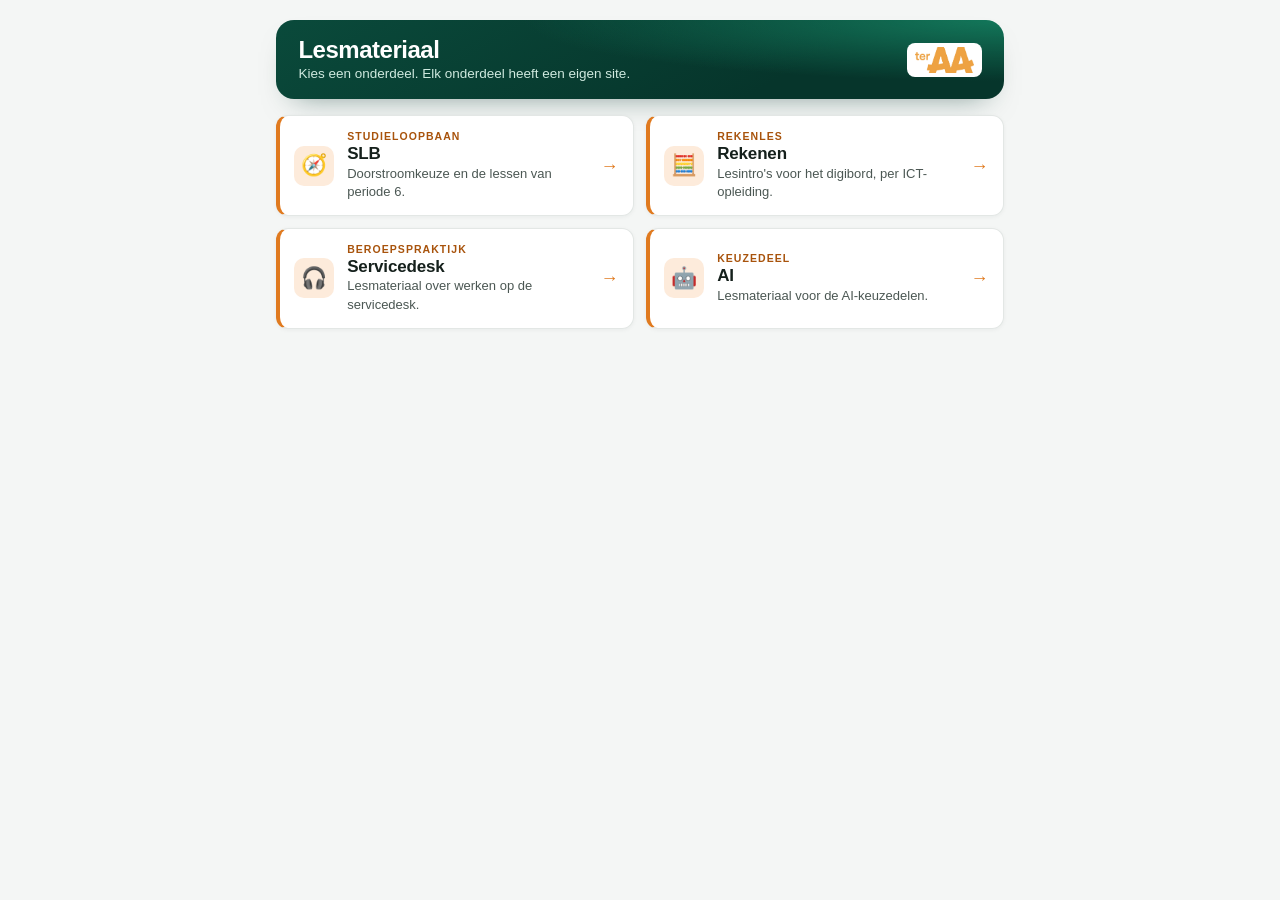
<file: index.html>
<!DOCTYPE html>
<html lang="nl">
<head>
<meta charset="UTF-8">
<meta name="viewport" content="width=device-width, initial-scale=1.0">
<title>Lesmateriaal – Ter AA Helmond</title>
<style>
  *,*::before,*::after{box-sizing:border-box;margin:0;padding:0}
  :root{--groen:#1D9E75;--groen-nacht:#06352b;--oranje:#E07A1F;--oranje-zacht:#FDEBDB;--oranje-tekst:#a8530c;
        --tekst:#15201c;--tekst-mid:#4b5753;--tekst-licht:#7d8884;--rand:#e3e7e5;--bg:#f4f6f5;--wit:#fff}
  body{font-family:-apple-system,BlinkMacSystemFont,'Segoe UI',Roboto,sans-serif;background:var(--bg);color:var(--tekst);font-size:15px;line-height:1.45}
  .container{max-width:760px;margin:0 auto;padding:1.25rem 1rem 1.5rem}
  :focus-visible{outline:3px solid #1b6fd0;outline-offset:2px}
  .hero{display:flex;align-items:center;justify-content:space-between;gap:1rem;border-radius:18px;color:#fff;padding:1rem 1.4rem;margin-bottom:1rem;
    background:radial-gradient(120% 140% at 100% 0%,#13775a 0%,rgba(19,119,90,0) 55%),linear-gradient(150deg,#0a4a3b,var(--groen-nacht) 70%);
    box-shadow:0 14px 30px -18px rgba(6,53,43,.55)}
  .hero h1{font-size:24px;font-weight:800;line-height:1.15;letter-spacing:-.02em}
  .hero p{font-size:13.5px;color:#cfe9df}
  .hero-logo{height:34px;width:auto;background:#fff;border-radius:8px;padding:4px 8px;flex-shrink:0}
  .tegels{display:grid;grid-template-columns:repeat(2,1fr);gap:.75rem}
  .tegel{position:relative;display:flex;align-items:center;gap:.8rem;background:var(--wit);border:1px solid var(--rand);border-left:4px solid var(--oranje);
    border-radius:12px;padding:.8rem .9rem;color:inherit;text-decoration:none;box-shadow:0 1px 4px rgba(15,40,30,.05);transition:transform .15s,border-color .15s,box-shadow .15s}
  .tegel:hover{transform:translateY(-1px);border-color:var(--oranje);box-shadow:0 6px 14px -8px rgba(15,40,30,.25)}
  .icoon{width:40px;height:40px;border-radius:10px;background:var(--oranje-zacht);display:flex;align-items:center;justify-content:center;font-size:21px;flex-shrink:0}
  .tekst{display:flex;flex-direction:column;min-width:0;flex:1}
  .soort{font-size:10.5px;font-weight:700;letter-spacing:.1em;text-transform:uppercase;color:var(--oranje-tekst)}
  .titel{font-size:17px;font-weight:800;letter-spacing:-.01em;line-height:1.2}
  .uitleg{font-size:13px;color:var(--tekst-mid)}
  .pijl{font-size:18px;font-weight:700;color:var(--oranje);flex-shrink:0;transition:transform .15s}
  .tegel:hover .pijl{transform:translateX(3px)}
  @media(max-width:560px){.tegels{grid-template-columns:1fr}.hero{padding:.9rem 1rem}}
</style>
</head>
<body>
<div class="container">
  <header class="hero">
    <div>
      <h1>Lesmateriaal</h1>
      <p>Kies een onderdeel. Elk onderdeel heeft een eigen site.</p>
    </div>
    <img class="hero-logo" src="[data-uri]" alt="Ter AA Helmond">
  </header>

  <nav class="tegels" aria-label="Onderdelen">
    <a class="tegel" href="https://marcelteraa.github.io/slb/">
      <span class="icoon" aria-hidden="true">🧭</span>
      <span class="tekst">
        <span class="soort">Studieloopbaan</span>
        <span class="titel">SLB</span>
        <span class="uitleg">Doorstroomkeuze en de lessen van periode 6.</span>
      </span>
      <span class="pijl" aria-hidden="true">→</span>
    </a>
    <a class="tegel" href="https://marcelteraa.github.io/rekenen/">
      <span class="icoon" aria-hidden="true">🧮</span>
      <span class="tekst">
        <span class="soort">Rekenles</span>
        <span class="titel">Rekenen</span>
        <span class="uitleg">Lesintro's voor het digibord, per ICT-opleiding.</span>
      </span>
      <span class="pijl" aria-hidden="true">→</span>
    </a>
    <a class="tegel" href="https://marcelteraa.github.io/servicedesk/">
      <span class="icoon" aria-hidden="true">🎧</span>
      <span class="tekst">
        <span class="soort">Beroepspraktijk</span>
        <span class="titel">Servicedesk</span>
        <span class="uitleg">Lesmateriaal over werken op de servicedesk.</span>
      </span>
      <span class="pijl" aria-hidden="true">→</span>
    </a>
    <a class="tegel" href="https://marcelteraa.github.io/ai-keuzedelen/">
      <span class="icoon" aria-hidden="true">🤖</span>
      <span class="tekst">
        <span class="soort">Keuzedeel</span>
        <span class="titel">AI</span>
        <span class="uitleg">Lesmateriaal voor de AI-keuzedelen.</span>
      </span>
      <span class="pijl" aria-hidden="true">→</span>
    </a>
  </nav>

</div>
</body>
</html>
</file>
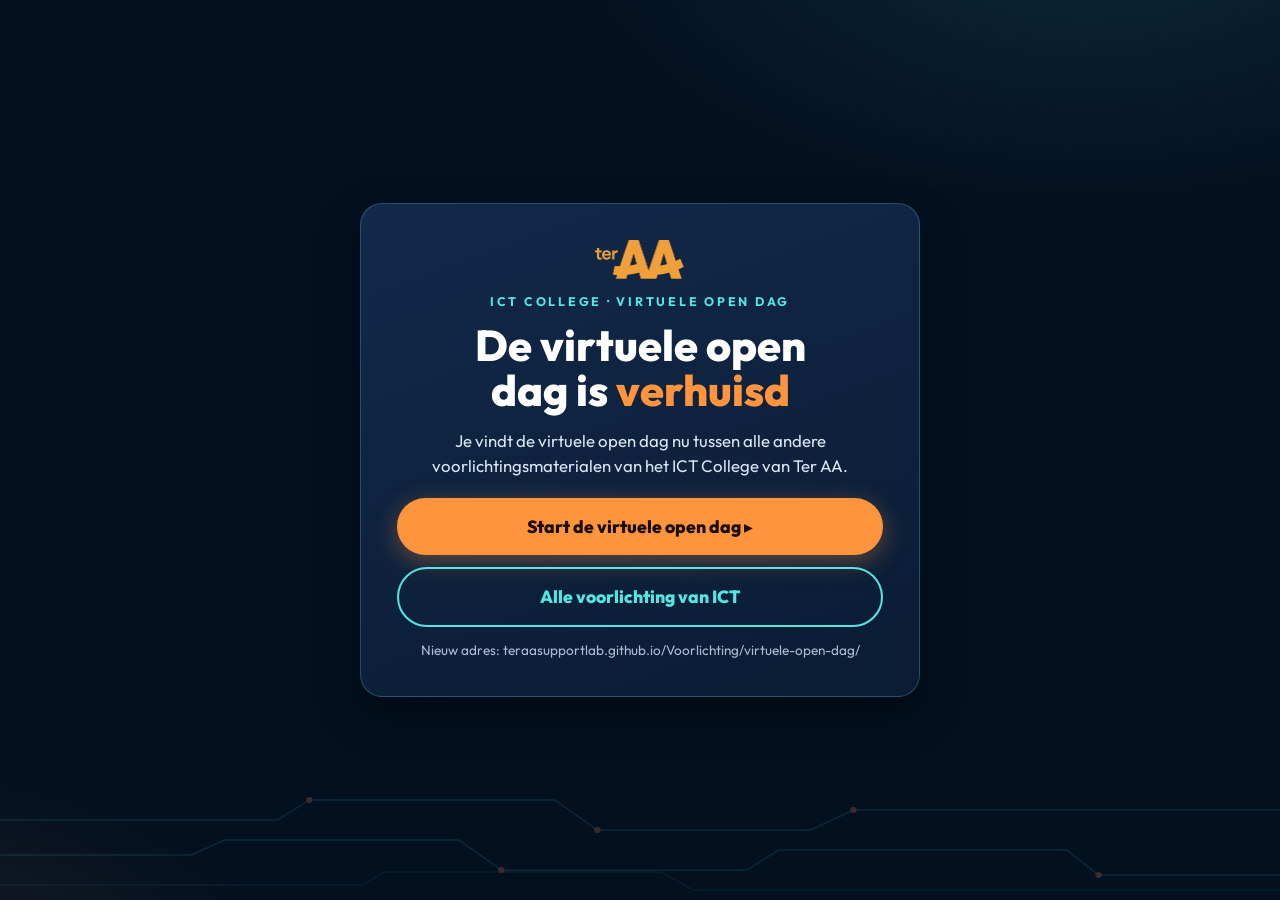
<file: virtuele-open-dag/index.html>
<!doctype html>
<html lang="nl">
<head>
<meta charset="utf-8">
<meta name="viewport" content="width=device-width, initial-scale=1, viewport-fit=cover">
<title>Virtuele open dag is verhuisd · Ter AA ICT</title>
<link rel="canonical" href="https://teraasupportlab.github.io/Voorlichting/virtuele-open-dag/">
<link rel="preconnect" href="https://fonts.googleapis.com">
<link rel="preconnect" href="https://fonts.gstatic.com" crossorigin>
<link rel="stylesheet" href="https://fonts.googleapis.com/css2?family=Outfit:wght@400;600;700;800&display=swap">
<style>
:root{--navy:#031020;--navy2:#0a1c33;--navy3:#12294a;--cyan:#55E5E2;--oranje:#FF943F;--wit:#fff;--grijs:#a9bdd3;color-scheme:dark}
*{box-sizing:border-box}
html,body{margin:0;min-height:100%}
body{min-height:100dvh;display:grid;place-items:center;padding:24px 16px;font-family:Outfit,"Segoe UI",system-ui,Arial,sans-serif;color:var(--wit);
  background:radial-gradient(900px 500px at 85% -10%,rgba(85,229,226,.12),transparent 60%),radial-gradient(700px 400px at -10% 110%,rgba(255,148,63,.10),transparent 60%),var(--navy)}
.circuit{position:fixed;left:0;right:0;bottom:0;width:100%;height:140px;pointer-events:none;opacity:.22}
.kaart{position:relative;width:min(560px,100%);background:linear-gradient(160deg,var(--navy3),var(--navy2));border:1px solid rgba(85,229,226,.25);border-radius:22px;padding:clamp(22px,5vw,36px);box-shadow:0 18px 40px rgba(0,0,0,.4);text-align:center;display:grid;gap:14px;justify-items:center}
.logo{height:40px;width:auto}
.label{font-size:.78rem;font-weight:700;letter-spacing:.22em;text-transform:uppercase;color:var(--cyan)}
h1{margin:0;font-size:clamp(1.9rem,6vw,2.7rem);font-weight:800;line-height:1.05;text-wrap:balance}
h1 span{color:var(--oranje)}
p{margin:0;font-size:1.05rem;line-height:1.5;color:#dbe6f2;max-width:42ch}
.knoppen{display:grid;gap:12px;width:100%;margin-top:6px}
.knop{display:flex;align-items:center;justify-content:center;gap:.5em;padding:.95em 1.4em;border-radius:999px;font-weight:800;font-size:1.1rem;text-decoration:none;transition:transform .12s,box-shadow .12s}
.knop:active{transform:scale(.97)}
.knop.prim{background:var(--oranje);color:#1a0d02;box-shadow:0 6px 24px rgba(255,148,63,.35)}
.knop.prim:hover{box-shadow:0 8px 30px rgba(255,148,63,.55)}
.knop.sec{background:transparent;color:var(--cyan);border:2px solid var(--cyan)}
.knop.sec:hover{background:rgba(85,229,226,.08)}
.knop:focus-visible{outline:3px solid var(--wit);outline-offset:3px}
small{color:var(--grijs);font-size:.85rem;line-height:1.4;word-break:break-word}
@media (prefers-reduced-motion:reduce){.knop{transition:none}}
</style>
</head>
<body>
<svg class="circuit" viewBox="0 0 1200 140" preserveAspectRatio="none" aria-hidden="true"><g fill="none" stroke="#55E5E2" stroke-width="1.4" opacity=".55"><path d="M0 60 H260 L290 40 H520 L560 70 H760 L800 50 H1200"/><path d="M0 95 H180 L210 80 H430 L470 110 H700 L730 90 H1000 L1030 115 H1200"/><path d="M0 125 H340 L360 112 H620 L650 130 H1200" opacity=".6"/></g><g fill="#FF943F"><circle cx="290" cy="40" r="3"/><circle cx="560" cy="70" r="3"/><circle cx="800" cy="50" r="3"/><circle cx="470" cy="110" r="3"/><circle cx="1030" cy="115" r="3"/></g></svg>
<main class="kaart">
  <img class="logo" src="[data-uri]" alt="ter AA">
  <div class="label">ICT College · virtuele open dag</div>
  <h1>De virtuele open dag is <span>verhuisd</span></h1>
  <p>Je vindt de virtuele open dag nu tussen alle andere voorlichtingsmaterialen van het ICT College van Ter AA.</p>
  <div class="knoppen">
    <a class="knop prim" href="https://teraasupportlab.github.io/Voorlichting/virtuele-open-dag/">Start de virtuele open dag ▸</a>
    <a class="knop sec" href="https://teraasupportlab.github.io/Voorlichting/">Alle voorlichting van ICT</a>
  </div>
  <small>Nieuw adres: teraasupportlab.github.io/Voorlichting/virtuele-open-dag/</small>
</main>
</body>
</html>
</file>
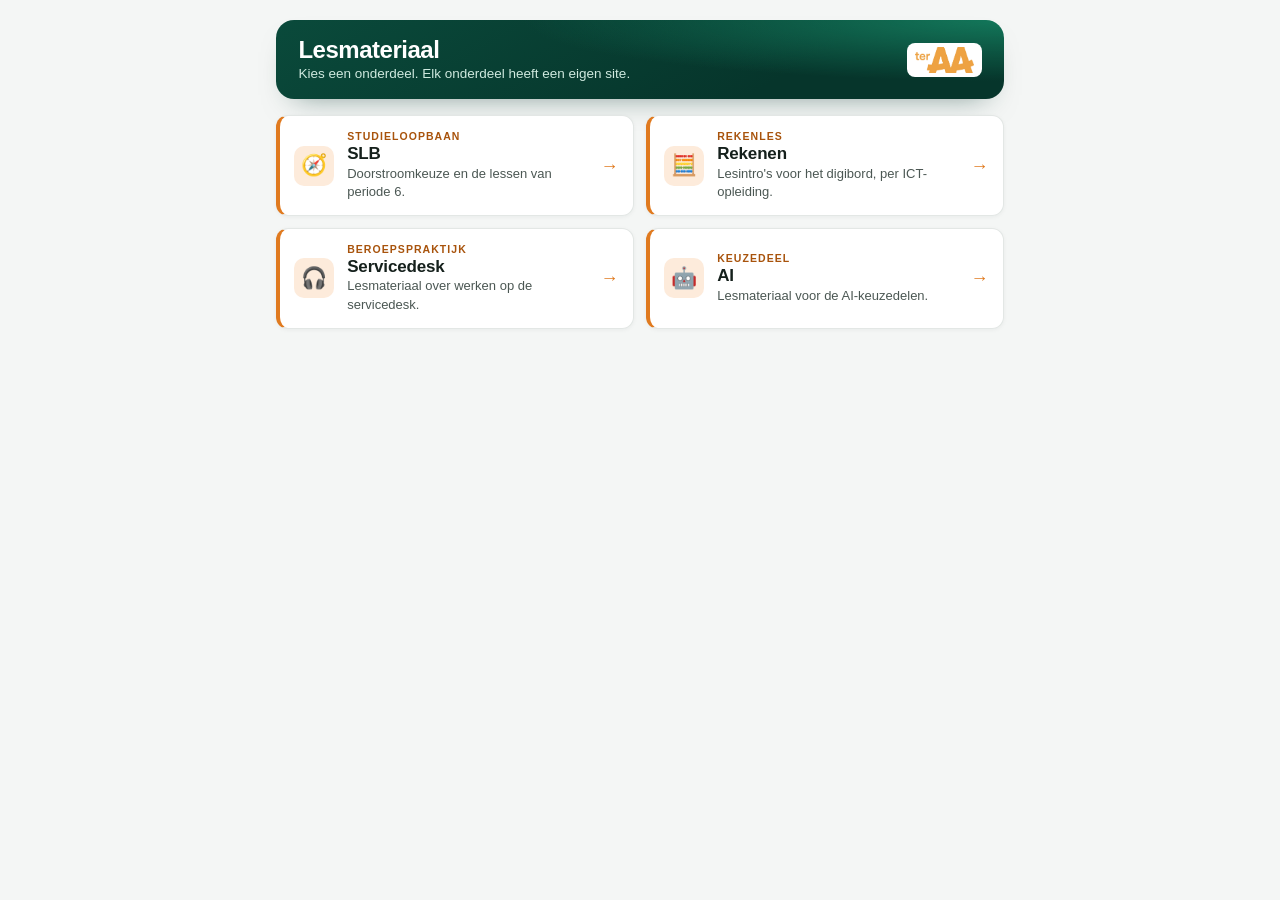
<file: index-nieuw.html>
<!DOCTYPE html>
<html lang="nl">
<head>
<meta charset="UTF-8">
<meta http-equiv="refresh" content="0; url=index.html">
<title>Jouw ICT-werkplaats</title>
<link rel="canonical" href="index.html">
</head>
<body>
<p>Deze pagina is verhuisd. <a href="index.html">Ga naar de beginpagina</a>.</p>
</body>
</html>
</file>
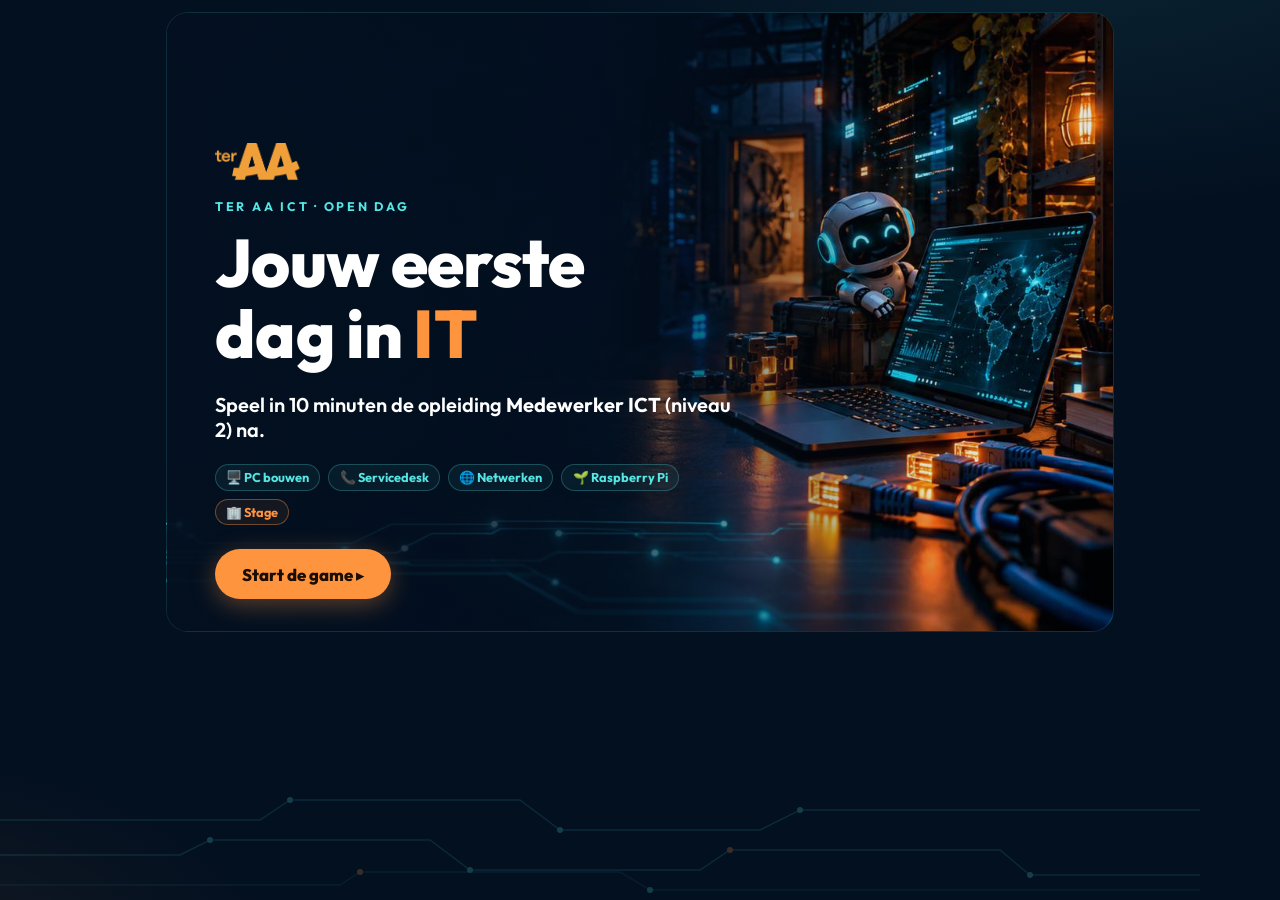
<file: jouw-eerste-dag-in-it.html>
<!doctype html>
<html lang="nl">
<head>
<meta charset="utf-8">
<meta name="viewport" content="width=device-width, initial-scale=1, viewport-fit=cover">
<title>Jouw eerste dag in IT · Ter AA ICT</title>
<meta name="description" content="Open-dag-game van Ter AA ICT: speel in 10 minuten de opleiding Medewerker ICT (niveau 2) na.">
<link rel="preconnect" href="https://fonts.googleapis.com">
<link rel="preconnect" href="https://fonts.gstatic.com" crossorigin>
<link href="https://fonts.googleapis.com/css2?family=Outfit:wght@400;600;700;800&display=swap" rel="stylesheet">
<style>
:root{
  --navy:#031020; --navy2:#0a1c33; --navy3:#12294a;
  --cyan:#55E5E2; --oranje:#FF943F; --wit:#ffffff; --grijs:#a9bdd3; --lime:#C5F76A;
  --rood:#ff6b6b; --groen:#5fe39a;
  --kaart:rgba(255,255,255,.05); --rand:rgba(85,229,226,.25);
  --r:16px;
}
*{box-sizing:border-box;-webkit-tap-highlight-color:transparent}
html,body{margin:0;background:var(--navy);color:var(--wit);font-family:Outfit,system-ui,Segoe UI,Arial,sans-serif;min-height:100%}
body{min-height:100dvh;background:
  radial-gradient(900px 500px at 85% -10%,rgba(85,229,226,.10),transparent 60%),
  radial-gradient(700px 400px at -10% 110%,rgba(255,148,63,.08),transparent 60%),var(--navy);
  overflow-x:hidden}
button{font:inherit;color:inherit;cursor:pointer;border:0;background:none}
img{max-width:100%;display:block}
.circuit{position:fixed;left:0;right:0;bottom:0;height:140px;pointer-events:none;opacity:.22;z-index:0}
.app{position:relative;z-index:1;max-width:980px;margin:0 auto;padding:12px 16px 40px;min-height:100dvh;display:flex;flex-direction:column}

/* labels & typografie */
.label{font-size:.78rem;font-weight:700;letter-spacing:.22em;text-transform:uppercase;color:var(--cyan)}
.label.or{color:var(--oranje)}
h1,h2,h3{margin:.2em 0 .35em;line-height:1.05;font-weight:800}
h1{font-size:clamp(2.2rem,7vw,4.2rem);letter-spacing:-.01em}
h2{font-size:clamp(1.5rem,4.5vw,2.3rem)}
h3{font-size:1.2rem}
.acc{color:var(--oranje)} .acc2{color:var(--cyan)}
p{line-height:1.45;margin:.4em 0}
.zacht{color:var(--grijs)}

/* knoppen */
.knop{display:inline-flex;align-items:center;justify-content:center;gap:.5em;padding:.85em 1.6em;border-radius:999px;font-weight:800;font-size:1.05rem;background:var(--oranje);color:#1a0d02;box-shadow:0 6px 24px rgba(255,148,63,.35);transition:transform .12s, box-shadow .12s}
.knop:active{transform:scale(.97)}
.knop:hover{box-shadow:0 8px 30px rgba(255,148,63,.5)}
.knop.cyaan{background:transparent;color:var(--cyan);border:2px solid var(--cyan);box-shadow:none}
.knop.klein{padding:.55em 1.1em;font-size:.95rem}
.knop[disabled]{opacity:.35;pointer-events:none}

/* topbalk */
.top{display:flex;align-items:center;gap:12px;padding:6px 0 12px;flex-wrap:wrap}
.top .logo{height:24px;width:auto}
.top .titel{font-weight:700;font-size:.95rem;color:var(--grijs);flex:1;min-width:120px}
.meters{display:flex;gap:10px}
.meter{display:flex;align-items:center;gap:6px;font-size:.8rem;color:var(--grijs)}
.meter .bar{width:54px;height:8px;border-radius:9px;background:rgba(255,255,255,.1);overflow:hidden}
.meter .bar i{display:block;height:100%;width:0;border-radius:9px;transition:width .6s}
.m-vak i{background:var(--cyan)} .m-klant i{background:var(--oranje)} .m-netjes i{background:var(--lime)}
.ikoon-knop{width:38px;height:38px;border-radius:50%;border:1px solid var(--rand);display:grid;place-items:center;font-size:1.1rem}
@media (max-width:620px){.meter span.t{display:none}.meter .bar{width:38px}.top .titel{display:none}}

/* schermen */
.scherm{flex:1;display:flex;flex-direction:column;animation:in .35s ease}
@keyframes in{from{opacity:0;transform:translateY(10px)}to{opacity:1;transform:none}}
.kaart{background:var(--kaart);border:1px solid var(--rand);border-radius:var(--r);padding:18px}
.midden{text-align:center;align-items:center}

/* start */
.hero{position:relative;border-radius:22px;overflow:hidden;min-height:min(78dvh,620px);display:flex;align-items:flex-end;background:var(--navy) center right/cover no-repeat;border:1px solid rgba(85,229,226,.15)}
.hero::before{content:"";position:absolute;inset:0;background:linear-gradient(90deg,rgba(3,16,32,.96) 0%,rgba(3,16,32,.75) 45%,rgba(3,16,32,.1) 80%)}
.hero .in{position:relative;padding:32px clamp(20px,5vw,48px);max-width:620px}
.hero .logo{height:38px;width:auto;margin-bottom:18px}
.hero .sub{font-size:1.25rem;font-weight:600;margin-bottom:22px}
.chips{display:flex;flex-wrap:wrap;gap:8px;margin:14px 0 24px}
.chip{font-size:.8rem;font-weight:700;padding:.35em .8em;border-radius:999px;border:1px solid var(--rand);color:var(--cyan);background:rgba(85,229,226,.06)}
.chip.or{border-color:rgba(255,148,63,.4);color:var(--oranje);background:rgba(255,148,63,.07)}
@media (max-width:620px){.hero{background-position:72% center}.hero::before{background:linear-gradient(0deg,rgba(3,16,32,.98) 30%,rgba(3,16,32,.55) 70%,rgba(3,16,32,.2))}}

/* Noor */
.noor{display:flex;gap:12px;align-items:flex-start;margin:6px 0 14px}
.noor img{width:58px;height:58px;border-radius:50%;object-fit:cover;border:2px solid var(--cyan);box-shadow:0 0 18px rgba(85,229,226,.4);flex:none}
.noor .bel{background:var(--navy3);border:1px solid var(--rand);border-radius:4px 16px 16px 16px;padding:12px 15px;line-height:1.4;font-size:1.02rem}
.noor .bel b{color:var(--cyan)}

/* naam & avatar */
.avatars{display:grid;grid-template-columns:repeat(6,1fr);gap:10px;margin:14px 0}
.avatars button{font-size:2rem;aspect-ratio:1;border-radius:14px;border:2px solid rgba(255,255,255,.1);background:var(--kaart)}
.avatars button.aan{border-color:var(--oranje);background:rgba(255,148,63,.12)}
input[type=text]{width:100%;font:inherit;font-size:1.15rem;padding:.8em 1em;border-radius:12px;border:2px solid var(--rand);background:var(--navy2);color:var(--wit);outline:none}
input[type=text]:focus{border-color:var(--cyan)}

/* swipe-kaarten */
.swipe{position:relative;height:290px;max-width:420px;margin:10px auto 18px;width:100%}
.swipekaart{position:absolute;inset:0;border-radius:22px;padding:26px;display:flex;flex-direction:column;justify-content:center;align-items:center;text-align:center;background:linear-gradient(160deg,var(--navy3),var(--navy2));border:1px solid var(--rand);box-shadow:0 18px 40px rgba(0,0,0,.4);transition:transform .35s ease, opacity .35s ease;touch-action:pan-y}
.swipekaart .em{font-size:3.6rem;margin-bottom:10px}
.swipekaart .tk{font-size:1.35rem;font-weight:700;line-height:1.25}
.swipekaart.weg-l{transform:translateX(-130%) rotate(-18deg);opacity:0}
.swipekaart.weg-r{transform:translateX(130%) rotate(18deg);opacity:0}
.swipe-knoppen{display:flex;gap:14px;justify-content:center}
.swipe-knoppen .knop{min-width:140px}

/* kaart / route */
.route{display:grid;gap:12px;margin-top:8px}
.stop{display:flex;gap:14px;align-items:center;padding:14px 16px;border-radius:var(--r);background:var(--kaart);border:1px solid rgba(255,255,255,.08);text-align:left;width:100%;position:relative}
.stop .nr{width:46px;height:46px;border-radius:50%;display:grid;place-items:center;font-weight:800;font-size:1.3rem;flex:none;background:rgba(255,255,255,.07);border:2px solid rgba(255,255,255,.15)}
.stop .tx{flex:1;min-width:0}
.stop .tx b{display:block;font-size:1.08rem}
.stop .tx small{color:var(--grijs);font-size:.85rem}
.stop .st{font-size:1.1rem;letter-spacing:2px;color:var(--oranje);white-space:nowrap}
.stop.klaar .nr{background:rgba(95,227,154,.15);border-color:var(--groen);color:var(--groen)}
.stop.nu{border-color:var(--oranje);background:rgba(255,148,63,.09);box-shadow:0 0 0 0 rgba(255,148,63,.5);animation:puls 1.8s infinite}
.stop.nu .nr{background:var(--oranje);color:#1a0d02;border-color:var(--oranje)}
.stop.dicht{opacity:.42;pointer-events:none}
.stop.mijl{padding:8px 16px;background:transparent;border-style:dashed;pointer-events:none}
.stop.mijl .nr{width:32px;height:32px;font-size:1rem;margin:0 7px}
.stop.bonus{border-color:rgba(197,247,106,.35)}
.stop.bonus .nr{color:var(--lime);border-color:var(--lime)}
.stop .tag.ex{color:var(--oranje);border-color:var(--oranje)}
.exbanner{display:flex;gap:12px;align-items:flex-start;margin:16px 0 4px;padding:12px 14px;border-radius:14px;background:rgba(255,148,63,.1);border:1px solid rgba(255,148,63,.45)}
.exbanner span{font-size:1.8rem;line-height:1}
.exbanner b{color:var(--oranje)}
.stop .tag{font-size:.7rem;font-weight:800;letter-spacing:.12em;color:var(--lime);border:1px solid var(--lime);border-radius:99px;padding:.15em .6em;margin-left:6px;vertical-align:middle}
@keyframes puls{0%{box-shadow:0 0 0 0 rgba(255,148,63,.45)}70%{box-shadow:0 0 0 12px rgba(255,148,63,0)}100%{box-shadow:0 0 0 0 rgba(255,148,63,0)}}

/* level intro */
.intro-kop{display:flex;gap:18px;align-items:center;flex-wrap:wrap}
.intro-kop .groot{font-size:3.2rem;width:84px;height:84px;border-radius:22px;display:grid;place-items:center;background:rgba(85,229,226,.08);border:1px solid var(--rand)}
.kd{display:flex;flex-wrap:wrap;gap:8px;margin:12px 0}
.kd span{font-size:.8rem;padding:.35em .75em;border-radius:8px;background:rgba(255,148,63,.1);border:1px solid rgba(255,148,63,.35);color:#ffd2ad}

/* keuzes */
.vraag{font-size:1.2rem;font-weight:700;margin:6px 0 12px;line-height:1.3}
.opties{display:grid;gap:10px}
.optie{text-align:left;padding:14px 16px;border-radius:14px;background:var(--navy2);border:2px solid rgba(255,255,255,.1);font-size:1.02rem;line-height:1.35;transition:border-color .15s, background .15s}
.optie:hover{border-color:rgba(85,229,226,.5)}
.optie.gekozen{border-color:var(--cyan)}
.optie.goed{border-color:var(--groen);background:rgba(95,227,154,.12)}
.optie.fout{border-color:var(--rood);background:rgba(255,107,107,.10)}
.optie.juist{border-color:var(--groen);border-style:dashed}
.opties.op-slot .optie{pointer-events:none}
.fb{margin-top:14px;padding:14px 16px;border-radius:14px;display:flex;gap:12px;align-items:flex-start;animation:in .3s}
.fb img{width:44px;height:44px;border-radius:50%;object-fit:cover;flex:none;border:2px solid var(--cyan)}
.fb.goed{background:rgba(95,227,154,.1);border:1px solid rgba(95,227,154,.4)}
.fb.fout{background:rgba(255,107,107,.08);border:1px solid rgba(255,107,107,.35)}
.fb .k{font-weight:800;display:block;margin-bottom:2px}
.fb.goed .k{color:var(--groen)} .fb.fout .k{color:var(--rood)}
.verder{margin-top:14px;display:flex;justify-content:flex-end}
.stap{font-size:.8rem;font-weight:700;color:var(--grijs);letter-spacing:.1em;text-transform:uppercase;margin-bottom:6px}
.schud{animation:schud .4s}
@keyframes schud{0%,100%{transform:none}20%{transform:translateX(-8px)}40%{transform:translateX(8px)}60%{transform:translateX(-5px)}80%{transform:translateX(5px)}}

/* pc bouwen */
.bouw{display:grid;grid-template-columns:1fr 210px;gap:16px}
@media (max-width:700px){.bouw{grid-template-columns:1fr}}
.kast{position:relative;aspect-ratio:400/420;width:min(100%,495px);margin:0 auto;border-radius:16px;overflow:hidden;border:2px solid #24364f;background:#0c1118}
.kast>svg{position:absolute;inset:0;width:100%;height:100%;display:block}
.kast .deel{opacity:0;transition:opacity .35s, transform .35s;transform:translateY(-6px)}
.kast .deel.aan{opacity:1;transform:none}
.kast .deel.aan .waaier{animation:draai 1.4s linear infinite}
.slot{position:absolute;border:2px dashed rgba(255,255,255,.28);border-radius:6px;transition:all .2s;background:transparent}
.slot.doel{border-color:var(--oranje);background:rgba(255,148,63,.14);animation:puls 1.4s infinite}
.slot.vol{border-color:transparent;background:transparent;pointer-events:none;animation:none}
.s-cpu{left:27.5%;top:15.5%;width:20%;height:19%}
.s-ram{left:55.5%;top:9%;width:12%;height:39.5%}
.s-ssd{left:26.25%;top:38%;width:25%;height:5.7%}
.s-gpu{left:16.25%;top:48.8%;width:45%;height:11%}
.s-psu{left:7.5%;top:81%;width:37.5%;height:14.8%}
.lade{display:grid;gap:8px;align-content:start}
@media (max-width:700px){.lade{grid-template-columns:repeat(3,1fr)}}
.onderdeel{padding:10px 12px;border-radius:12px;background:var(--navy2);border:2px solid rgba(255,255,255,.12);text-align:left;font-weight:700;display:flex;gap:8px;align-items:center;font-size:.92rem}
.onderdeel small{display:block;font-weight:400;color:var(--grijs);font-size:.75rem}
.onderdeel.sel{border-color:var(--oranje);background:rgba(255,148,63,.12)}
.onderdeel.weg{visibility:hidden}
.onderdeel .ic{font-size:1.4rem}

/* terminal */
.term{font-family:Consolas,Menlo,monospace;background:#000;border:1px solid #1d3550;border-radius:12px;padding:16px;min-height:200px;color:#9fffc8;font-size:.95rem;line-height:1.6;white-space:pre-wrap}
.term .c{color:var(--cyan)}

/* telefoon/chat */
.bellen{max-width:560px;margin:0 auto;width:100%}
.beller{display:flex;align-items:center;gap:12px;padding:12px 14px;border-radius:14px;background:var(--navy2);border:1px solid var(--rand);margin-bottom:12px}
.beller .av{width:48px;height:48px;border-radius:50%;display:grid;place-items:center;font-size:1.6rem;background:rgba(255,148,63,.15);border:2px solid var(--oranje);flex:none}
.beller b{display:block}
.beller small{color:var(--grijs)}
.rinkel{animation:rinkel .5s infinite}
@keyframes rinkel{0%,100%{transform:rotate(0)}25%{transform:rotate(-12deg)}75%{transform:rotate(12deg)}}
.chat{display:flex;flex-direction:column;gap:8px;margin-bottom:12px}
.bub{max-width:85%;padding:10px 14px;border-radius:16px;line-height:1.4;animation:in .3s}
.bub.zij{background:#22324a;border-top-left-radius:4px;align-self:flex-start}
.bub.ik{background:rgba(85,229,226,.16);border:1px solid var(--rand);border-top-right-radius:4px;align-self:flex-end}

/* kabel */
.stekker{display:flex;gap:6px;justify-content:center;padding:14px 18px 22px;background:linear-gradient(180deg,rgba(255,255,255,.12),rgba(255,255,255,.04));border:2px solid rgba(255,255,255,.25);border-radius:12px 12px 26px 26px;max-width:420px;margin:8px auto 4px}
.pin{width:34px;height:80px;border-radius:6px;border:2px dashed rgba(255,255,255,.3);display:flex;align-items:flex-end;justify-content:center;font-size:.7rem;color:var(--grijs);padding-bottom:3px;position:relative}
.pin.vol{border-style:solid;border-color:rgba(255,255,255,.2)}
.pin .led{position:absolute;top:-16px;left:50%;margin-left:-6px;width:12px;height:12px;border-radius:50%;background:#333;transition:background .2s, box-shadow .2s}
.pin .led.aan{background:var(--groen);box-shadow:0 0 10px var(--groen)}
.draden{display:flex;flex-wrap:wrap;gap:8px;justify-content:center;margin:14px 0}
.draad{width:64px;height:64px;border-radius:12px;border:2px solid rgba(255,255,255,.18);display:flex;flex-direction:column;align-items:center;justify-content:flex-end;padding:4px;font-size:.66rem;font-weight:700;background:var(--navy2)}
.draad i{display:block;width:16px;height:38px;border-radius:5px;margin-bottom:4px}
.draad.weg{visibility:hidden}
.schema{font-size:.85rem;color:var(--grijs);text-align:center;margin:4px 0 0}
.schema .rij{display:flex;gap:4px;justify-content:center;margin-top:6px}
.schema .rij i{width:22px;height:10px;border-radius:3px;display:block}

/* tickets */
.desk{display:grid;grid-template-columns:200px 1fr;gap:14px}
@media (max-width:700px){.desk{grid-template-columns:1fr}.desk .wachtrij{display:flex;overflow-x:auto;gap:6px}.desk .wachtrij .tk{min-width:130px;white-space:nowrap}}
.wachtrij{display:grid;gap:6px;align-content:start}
.wachtrij .tk{padding:8px 10px;border-radius:10px;background:var(--navy2);border:1px solid rgba(255,255,255,.08);font-size:.8rem;color:var(--grijs)}
.wachtrij .tk.nu{border-color:var(--oranje);color:#fff}
.wachtrij .tk.af{opacity:.5;text-decoration:line-through}
.ticket{background:#f4f7fb;color:#13223a;border-radius:14px;padding:16px;border-top:6px solid var(--cyan)}
.ticket .kop{display:flex;justify-content:space-between;font-size:.8rem;color:#5a6b85;font-weight:700;letter-spacing:.05em}
.ticket h3{color:#0b1a30;margin:.3em 0}
.ticket p{color:#2b3b55}
.prio{display:flex;gap:8px;margin:10px 0 4px;flex-wrap:wrap}
.prio button{flex:1;min-width:90px;padding:.7em;border-radius:10px;font-weight:800;border:2px solid #c9d3e2;background:#fff;color:#13223a}
.prio button.p-h{border-color:#ff6b6b} .prio button.p-n{border-color:#ffb067} .prio button.p-l{border-color:#7bd6a3}
.prio button.goed{background:#d9f7e6} .prio button.fout{background:#ffe0e0}
.ticket .optie{background:#fff;color:#13223a;border-color:#d4dceb}
.ticket .optie.goed{background:#d9f7e6;border-color:#2fbf71}
.ticket .optie.fout{background:#ffe0e0;border-color:#e05555}
.ticket .optie.juist{border-color:#2fbf71}
.klok{height:10px;border-radius:9px;background:rgba(255,255,255,.1);overflow:hidden;margin:6px 0 12px}
.klok i{display:block;height:100%;background:linear-gradient(90deg,var(--cyan),var(--oranje));transition:width 1s linear}
.mini-fb{font-size:.9rem;margin-top:8px;font-weight:700}
.mini-fb.goed{color:#1d9e5a} .mini-fb.fout{color:#c43d3d}

/* klant-o-meter */
.kom{display:flex;align-items:center;gap:12px;margin:4px 0 14px}
.kom .gezicht{font-size:2.4rem;transition:transform .3s}
.kom .bar{flex:1;height:14px;border-radius:9px;background:linear-gradient(90deg,#ff6b6b,#ffb067 50%,#5fe39a);position:relative}
.kom .bar i{position:absolute;top:-6px;width:6px;height:26px;border-radius:4px;background:#fff;box-shadow:0 0 8px #fff;transition:left .6s;margin-left:-3px}

/* bpv klok */
.dagklok{display:flex;align-items:center;gap:10px;font-weight:800;font-size:1.4rem;color:var(--cyan);margin-bottom:6px}
.dagklok .uur{font-family:Consolas,monospace;background:#000;border:1px solid var(--rand);border-radius:8px;padding:.1em .5em}

/* kantine (BPV-pauze) */
.kantine{position:relative;height:260px;border-radius:16px;overflow:hidden;margin:6px 0 12px;border:1px solid var(--rand);
  background:linear-gradient(180deg,#2b2440 0%,#1d2638 62%,#3a2f28 62%,#2c241f 100%)}
.kantine .tafel{position:absolute;left:12%;right:12%;top:43%;height:52px;border-radius:26px;background:linear-gradient(#b07a45,#86592f);box-shadow:0 8px 0 #5a3c22;display:flex;justify-content:space-around;align-items:center;font-size:1.3rem;z-index:2}
.kantine .persoon{position:absolute;font-size:2.4rem;transform:translate(-50%,-50%);z-index:3}
.kantine .persoon.jij{animation:in .5s}
.kantine .persoon.leeg{opacity:.6}
.kbub{position:absolute;bottom:100%;left:50%;background:#fff;color:#13223a;font-size:.72rem;font-weight:700;padding:4px 9px;border-radius:10px;white-space:nowrap;opacity:0;transform:translate(-50%,6px);animation:kbub 6s infinite;z-index:5}
.kbub::after{content:"";position:absolute;top:100%;left:50%;margin-left:-5px;border:5px solid transparent;border-top-color:#fff}
.kbub.vast{animation:none;opacity:1;transform:translate(-60%,0);background:var(--oranje)}
.kbub.vast::after{border-top-color:var(--oranje)}
@keyframes kbub{0%,4%{opacity:0;transform:translate(-50%,6px)}10%,38%{opacity:1;transform:translate(-50%,0)}46%,100%{opacity:0;transform:translate(-50%,0)}}
.kantine .noot{position:absolute;bottom:8px;font-size:1.3rem;opacity:0;animation:noot 3.6s infinite;z-index:3}
@keyframes noot{0%{opacity:0;transform:translateY(0)}20%{opacity:.9}100%{opacity:0;transform:translateY(-200px) rotate(20deg)}}
.kantine .plant{position:absolute;bottom:6px;font-size:1.8rem}
@media (max-width:620px){.kbub{font-size:.62rem;padding:3px 6px}.kantine .persoon{font-size:2rem}}

/* pi */
.code{background:#0b1626;border:1px solid var(--rand);border-radius:14px;padding:16px;font-size:1.1rem;font-weight:700;line-height:2.4}
.blok{display:inline-block;padding:.15em .7em;border-radius:8px;margin:0 2px}
.blok.als{background:#ffb067;color:#2a1400}
.blok.dan{background:var(--cyan);color:#002b2a}
.blok.kies{background:#fff;color:#13223a;border:2px solid var(--oranje);cursor:pointer;min-width:60px;text-align:center}
.blok.kies::after{content:" ▾";font-size:.8em;opacity:.6}
.kas{display:grid;grid-template-columns:auto 1fr;gap:18px;align-items:center;margin-top:16px}
.fan{width:90px;height:90px;border-radius:50%;border:4px solid #2a3e5a;display:grid;place-items:center;font-size:3rem;background:#0b1626}
.fan.draait span{animation:draai .5s linear infinite;display:inline-block}
@keyframes draai{to{transform:rotate(360deg)}}
input[type=range]{width:100%;accent-color:var(--oranje)}
.temp{font-size:1.8rem;font-weight:800}

/* resultaat */
.sterren{font-size:3rem;letter-spacing:8px;margin:6px 0}
.sterren span{display:inline-block;opacity:.2;transform:scale(.6);transition:all .4s}
.sterren span.aan{opacity:1;transform:scale(1);color:var(--oranje);text-shadow:0 0 18px rgba(255,148,63,.7)}
.echt{display:flex;gap:12px;text-align:left;margin:16px 0;padding:16px;border-radius:14px;background:rgba(85,229,226,.07);border:1px solid var(--rand)}
.echt .em{font-size:1.8rem}

/* diploma */
.diploma{position:relative;background:linear-gradient(160deg,#0f2440,#071427);border:2px solid var(--oranje);border-radius:22px;padding:28px 22px;text-align:center;box-shadow:0 0 50px rgba(255,148,63,.2);overflow:hidden}
.diploma::before{content:"";position:absolute;inset:8px;border:1px solid rgba(255,148,63,.3);border-radius:16px;pointer-events:none}
.diploma .logo{height:32px;margin:0 auto 10px}
.diploma .naam{font-size:2.2rem;font-weight:800;color:var(--oranje);margin:4px 0}
.diploma .kt{display:grid;gap:6px;text-align:left;max-width:520px;margin:14px auto;font-size:.92rem}
.diploma .kt div{padding:6px 10px;border-radius:8px;background:rgba(255,255,255,.05)}
.diploma .kt div::before{content:"✔ ";color:var(--groen);font-weight:800}
.eindmeters{display:grid;grid-template-columns:repeat(3,1fr);gap:10px;margin:16px 0}
.eindmeters .em{padding:12px;border-radius:12px;background:var(--kaart);border:1px solid rgba(255,255,255,.08)}
.eindmeters b{display:block;font-size:1.6rem}
.type{display:grid;grid-template-columns:auto 1fr;gap:16px;align-items:center;text-align:left}
.type .em{font-size:3.5rem}
.tijdlijn{display:grid;grid-template-columns:repeat(4,1fr);gap:6px;margin:12px 0}
@media (max-width:620px){.tijdlijn{grid-template-columns:1fr 1fr}}
.tijdlijn div{padding:10px;border-radius:10px;background:var(--kaart);border-top:3px solid var(--cyan);font-size:.85rem}
.tijdlijn div b{display:block;font-size:.95rem;color:var(--cyan)}
.tijdlijn div:nth-child(3){border-color:var(--oranje)} .tijdlijn div:nth-child(3) b{color:var(--oranje)}
.tijdlijn div:nth-child(4){border-color:var(--lime)} .tijdlijn div:nth-child(4) b{color:var(--lime)}

/* idle */
.overlay{position:fixed;inset:0;background:rgba(3,16,32,.88);display:grid;place-items:center;z-index:50;padding:20px;animation:in .3s}
.overlay .kaart{max-width:420px;text-align:center;background:var(--navy2)}
.teller{font-size:3.5rem;font-weight:800;color:var(--oranje)}
.confetti{position:fixed;inset:0;pointer-events:none;z-index:40;overflow:hidden}
.confetti i{position:absolute;top:-20px;width:10px;height:16px;border-radius:2px;animation:val linear forwards}
@keyframes val{to{transform:translateY(110vh) rotate(720deg)}}
.rij{display:flex;gap:10px;flex-wrap:wrap;align-items:center}
.ruimte{flex:1}
</style>
</head>
<body>
<svg class="circuit" viewBox="0 0 1200 140" preserveAspectRatio="none" aria-hidden="true">
  <g fill="none" stroke="#55E5E2" stroke-width="1.4" opacity=".55">
    <path d="M0 60 H260 L290 40 H520 L560 70 H760 L800 50 H1200"/>
    <path d="M0 95 H180 L210 80 H430 L470 110 H700 L730 90 H1000 L1030 115 H1200"/>
    <path d="M0 125 H340 L360 112 H620 L650 130 H1200" opacity=".6"/>
  </g>
  <g fill="#55E5E2"><circle cx="290" cy="40" r="3"/><circle cx="560" cy="70" r="3"/><circle cx="800" cy="50" r="3"/><circle cx="210" cy="80" r="3"/><circle cx="470" cy="110" r="3"/><circle cx="1030" cy="115" r="3"/><circle cx="650" cy="130" r="3"/></g>
  <g fill="#FF943F"><circle cx="730" cy="90" r="3"/><circle cx="360" cy="112" r="3"/></g>
</svg>
<div class="app" id="app"></div>

<script>
/* ================= instellingen ================= */
const ROBOT = 'AAdje';                // naam van de robot-gids
const IDLE_SEC = 90;                  // na zoveel seconden niets doen: "Ben je er nog?"
const IDLE_TELLER = 15;               // aftellen voordat de game reset
const AANMELD_URL = 'https://www.ter-aa.nl';
const IMG = {hero:'[data-uri]', robot:'[data-uri]', kop:'[data-uri]', logo:'[data-uri]'};

/* ================= status ================= */
let S;
function nieuw(){
  S = {naam:'', av:'🦊', profiel:{sleutelaar:0,helper:0,netwerker:0,maker:0},
       meter:{vak:[0,0],klant:[0,0],netjes:[0,0]}, sterren:{}, klaar:[], lvl:null};
}
nieuw();
let L = {got:0,max:0};               // score huidige level
function punt(m, waarde, gewicht=1){ S.meter[m][0]+=waarde*gewicht; S.meter[m][1]+=gewicht; L.got+=waarde*gewicht; L.max+=gewicht; tekenMeters(); }
function pct(m){ const [a,b]=S.meter[m]; return b? Math.round(a/b*100):0; }

/* ================= geluid ================= */
let stil=false; try{stil=localStorage.getItem('eerstedag_stil')==='1'}catch(e){}
let AC=null;
function toon(f,t0,d,type='sine',vol=.12){ if(stil) return; try{ AC=AC||new (window.AudioContext||window.webkitAudioContext)(); const o=AC.createOscillator(),g=AC.createGain(); o.type=type;o.frequency.value=f; g.gain.setValueAtTime(vol,AC.currentTime+t0); g.gain.exponentialRampToValueAtTime(.001,AC.currentTime+t0+d); o.connect(g);g.connect(AC.destination);o.start(AC.currentTime+t0);o.stop(AC.currentTime+t0+d+.05);}catch(e){} }
const snd={goed(){toon(660,0,.12);toon(990,.1,.18)}, fout(){toon(200,0,.25,'square',.06)}, klik(){toon(520,0,.05,'triangle',.08)}, win(){[523,659,784,1047].forEach((f,i)=>toon(f,i*.12,.25))}};

/* ================= helpers ================= */
const app=document.getElementById('app');
const wacht=ms=>new Promise(r=>setTimeout(r,ms));
const esc=s=>String(s).replace(/[&<>"]/g,c=>({'&':'&amp;','<':'&lt;','>':'&gt;','"':'&quot;'}[c]));
function schud(a){ const b=a.slice(); for(let i=b.length-1;i>0;i--){const j=Math.floor(Math.random()*(i+1));[b[i],b[j]]=[b[j],b[i]];} return b; }
function noor(tekst){ return `<div class="noor"><img src="${IMG.kop}" alt="${ROBOT}"><div class="bel"><b>${ROBOT}:</b> ${tekst}</div></div>`; }
function topbalk(titel){
  return `<div class="top"><img class="logo" src="${IMG.logo}" alt="ter AA">
   <div class="titel">${titel||''}</div>
   <div class="meters">
     <div class="meter m-vak" title="Vakkundig"><span>🔧</span><span class="t">Vakkundig</span><div class="bar"><i></i></div></div>
     <div class="meter m-klant" title="Klant blij"><span>😊</span><span class="t">Klant blij</span><div class="bar"><i></i></div></div>
     <div class="meter m-netjes" title="Netjes & veilig"><span>📋</span><span class="t">Netjes</span><div class="bar"><i></i></div></div>
   </div>
   <button class="ikoon-knop" id="geluid" title="Geluid aan/uit">${stil?'🔇':'🔊'}</button></div>`;
}
function tekenMeters(){
  [['vak','m-vak'],['klant','m-klant'],['netjes','m-netjes']].forEach(([m,c])=>{ const el=document.querySelector('.'+c+' .bar i'); if(el) el.style.width=pct(m)+'%'; });
}
function scherm(html,titel,metTop=true){
  app.innerHTML=(metTop?topbalk(titel):'')+`<div class="scherm">${html}</div>`;
  const g=document.getElementById('geluid');
  if(g) g.onclick=()=>{stil=!stil; try{localStorage.setItem('eerstedag_stil',stil?'1':'0')}catch(e){} g.textContent=stil?'🔇':'🔊';};
  tekenMeters(); window.scrollTo({top:0,behavior:'smooth'});
  return app.querySelector('.scherm');
}
function confetti(n=70){
  const c=document.createElement('div'); c.className='confetti';
  const kl=['#FF943F','#55E5E2','#C5F76A','#ffffff'];
  for(let i=0;i<n;i++){const e=document.createElement('i'); e.style.left=Math.random()*100+'%'; e.style.background=kl[i%4]; e.style.animationDuration=(1.6+Math.random()*1.8)+'s'; e.style.animationDelay=(Math.random()*.6)+'s'; c.appendChild(e);}
  document.body.appendChild(c); setTimeout(()=>c.remove(),4200);
}

/* Meerkeuzevraag. opties: [{t, ok(bool of 0..1), fb}] */
function kies(el,{stap='',vraag,opties,meter='vak',gewicht=1,husselen=true,voor=''}){
  return new Promise(res=>{
    const lijst=husselen?schud(opties):opties;
    el.innerHTML=`${voor}${stap?`<div class="stap">${stap}</div>`:''}<div class="vraag">${vraag}</div>
      <div class="opties">${lijst.map((o,i)=>`<button class="optie" data-i="${i}">${o.t}</button>`).join('')}</div><div class="na"></div>`;
    el.querySelectorAll('.optie').forEach(b=>b.onclick=()=>{
      const o=lijst[+b.dataset.i]; const w=o.ok===true?1:(o.ok===false?0:o.ok);
      el.querySelector('.opties').classList.add('op-slot');
      b.classList.add(w>=1?'goed':'fout');
      if(w<1){ const beste=lijst.reduce((m,x,i)=>((x.ok===true?1:+x.ok||0)>(lijst[m].ok===true?1:+lijst[m].ok||0)?i:m),0); el.querySelectorAll('.optie')[beste].classList.add('juist'); }
      (w>=1?snd.goed:snd.fout)();
      punt(meter,w,gewicht);
      el.querySelector('.na').innerHTML=`<div class="fb ${w>=1?'goed':'fout'}"><img src="${IMG.kop}" alt=""><div><span class="k">${w>=1?'Goed zo!':(w>0?'Bijna!':'Hmm, niet handig…')}</span>${o.fb||''}</div></div>
        <div class="verder"><button class="knop klein">Verder ▸</button></div>`;
      el.querySelector('.verder .knop').onclick=()=>{snd.klik();res(w)};
      el.querySelector('.na').scrollIntoView({behavior:'smooth',block:'nearest'});
    });
  });
}

/* Meerdere kiezen. opties: [{t, ok:bool}], aantal = hoeveel goede */
function kiesMeer(el,{stap='',vraag,opties,meter='vak',fbGoed,fbFout,voor=''}){
  return new Promise(res=>{
    const lijst=schud(opties); const nodig=lijst.filter(o=>o.ok).length; const sel=new Set();
    el.innerHTML=`${voor}${stap?`<div class="stap">${stap}</div>`:''}<div class="vraag">${vraag} <span class="zacht">(kies er ${nodig})</span></div>
      <div class="opties" style="grid-template-columns:repeat(auto-fit,minmax(220px,1fr))">${lijst.map((o,i)=>`<button class="optie" data-i="${i}">${o.t}</button>`).join('')}</div>
      <div class="verder"><button class="knop klein" id="check" disabled>Klaar ✓</button></div><div class="na"></div>`;
    const knop=el.querySelector('#check');
    el.querySelectorAll('.optie').forEach(b=>b.onclick=()=>{
      const i=+b.dataset.i; if(sel.has(i)){sel.delete(i);b.classList.remove('gekozen')} else if(sel.size<nodig){sel.add(i);b.classList.add('gekozen')}
      snd.klik(); knop.disabled=sel.size!==nodig;
    });
    knop.onclick=()=>{
      el.querySelector('.opties').classList.add('op-slot'); knop.parentElement.remove();
      let goed=0;
      el.querySelectorAll('.optie').forEach((b,i)=>{ const o=lijst[i]; if(sel.has(i)){ b.classList.add(o.ok?'goed':'fout'); if(o.ok)goed++; } else if(o.ok) b.classList.add('juist'); });
      const w=goed/nodig; punt(meter,w,nodig>2?2:1); (w>=1?snd.goed:snd.fout)();
      const fouten=lijst.filter((o,i)=>sel.has(i)&&!o.ok).map(o=>o.fb).filter(Boolean);
      el.querySelector('.na').innerHTML=`<div class="fb ${w>=1?'goed':'fout'}"><img src="${IMG.kop}" alt=""><div><span class="k">${w>=1?'Helemaal goed!':`${goed} van de ${nodig} goed`}</span>${w>=1?fbGoed:(fouten.join(' ')+' '+(fbFout||''))}</div></div>
        <div class="verder"><button class="knop klein">Verder ▸</button></div>`;
      el.querySelector('.na .knop').onclick=()=>{snd.klik();res(w)};
    };
  });
}
function knopWacht(el,tekst='Verder ▸',cls=''){ return new Promise(r=>{ const d=document.createElement('div'); d.className='verder'; d.innerHTML=`<button class="knop klein ${cls}">${tekst}</button>`; el.appendChild(d); d.firstChild.onclick=()=>{snd.klik();d.remove();r()}; }); }

/* ================= LEVELS ================= */
const LEVELS=[
 {id:'yfit', mijl:false, nr:'1', periode:'Periode 1', cursus:'Your Future in IT', titel:'Wie ben jij?', em:'🧭', klaarBijStart:true},
 {id:'sigrid', nr:'2', periode:'Periode 2', cursus:'Sigrid Styling', em:'🖥️', titel:'Bouw een werkplek',
  opdrachtgever:'<b>Sigrid Styling</b>, een start-up in de stylingbranche. Ze hebben een nieuwe werkplek nodig.',
  opdracht:'Zet een pc in elkaar, installeer het besturingssysteem en de juiste software, en lever alles netjes op.',
  kd:['B1-K1-W1 Maakt devices gebruiksklaar','B1-K1-W2 Installeert en configureert software'],
  echt:'In de cursus <b>Sigrid Styling</b> bouw je echte pc\'s in elkaar op een ESD-veilige werkplek, installeer je Windows 11 én Linux Mint en leer je met CompTIA A+ hoe een computer van binnen werkt. Je monteert zelfs stekkers en tafeldozen.',
  profiel:'sleutelaar', run:lvlSigrid},
 {id:'all', nr:'3', periode:'Periode 3', cursus:'All Connected', em:'📞', titel:'Servicedesk buurtcentrum',
  opdrachtgever:'<b>Het buurtcentrum</b> bij jou in de wijk. Buurtbewoners bellen met hun digitale vragen.',
  opdracht:'Help bellers met een duidelijke uitleg (zonder moeilijke woorden) en maak daarna een netwerkkabel.',
  kd:['B1-K2-W1 Neemt ICT-meldingen aan en handelt deze af','B1-K1-W3 Monteert netwerkonderdelen'],
  echt:'In <b>All Connected</b> run je de servicedesk van een buurtcentrum: je helpt bewoners met trage laptops, volle telefoons en nepmails. Je maakt UTP-kabels, sluit wifi-routers aan en bouwt netwerken in Cisco Packet Tracer.',
  profiel:'helper', run:lvlAll},
 {id:'sr', nr:'4', periode:'Periode 4', cursus:'S&R Trucks', em:'🚚', titel:'Ticketrace',
  opdrachtgever:'<b>S&R Trucks</b>, een transportbedrijf. Jij beheert hun server en de meldingen komen binnen.',
  opdracht:'Bepaal bij elke melding hoe dringend het is en kies de juiste oplossing. De klok loopt!',
  kd:['B1-K2-W1 Neemt ICT-meldingen aan en handelt deze af','B1-K1-W2 Configureert en onderhoudt software'],
  echt:'Bij <b>S&R Trucks</b> installeer je een echte <b>Windows Server 2022</b> met DHCP en Active Directory, registreer je meldingen in <b>TOPdesk</b> en zoek je storingen op. Je maakt ook een instructievideo.',
  profiel:'netwerker', run:lvlSR},
 {id:'pi', nr:'★', bonus:true, periode:'Verdieping (optioneel)', cursus:'Green Pi Machine', em:'🌱', titel:'Programmeer een slimme kas',
  opdrachtgever:'<b>Een kweker</b> wil dat zijn kas zichzelf koel houdt met een Raspberry Pi en een sensor.',
  opdracht:'Bouw met blokken een programmaatje en test of de ventilator op het juiste moment aangaat.',
  kd:['B1-K1-W1 t/m W3 — hardware, software en netwerk samen','Doorstroom naar niveau 3'],
  echt:'<b>Green Pi Machine</b> is een verdiepingscursus (niet verplicht): je werkt met Raspberry Pi, Linux, Python, cloud en Internet of Things. Handig als je daarna wilt doorstromen naar niveau 3.',
  profiel:'maker', run:lvlPi},
 {id:'bootup', nr:'5', periode:'Periode 5', cursus:'BootUp', em:'🎓', titel:'Praktijkexamen B1-K1', examen:'B1-K1',
  examenUitleg:'Praktijkexamen op school: je laat zien dat je devices, software en netwerkonderdelen zelfstandig kunt installeren en configureren.',
  opdrachtgever:'<b>Een klein kantoor</b> (SOHO) dat een nieuw netwerk nodig heeft. Een examinator kijkt mee.',
  opdracht:'Stel de wifi-router veilig in, maak een netwerktekening, regel de back-up en bereid je voor op je stage.',
  kd:['B1-K1-W1 Maakt devices gebruiksklaar','B1-K1-W2 Installeert en configureert software','B1-K1-W3 Monteert en configureert netwerkonderdelen'],
  echt:'In <b>BootUp</b> oefen je met dagtaken en oefenexamens: devices klaarmaken, Windows en Linux installeren, beveiliging en back-up, een wifi-router en SOHO-netwerk instellen, netwerktekeningen maken en kabels (ook glasvezel). Aan het eind doe je het <b>praktijkexamen B1-K1</b>. Met "Bagage voor je stage" bereid je je ook voor op solliciteren en op verantwoord AI-gebruik.',
  profiel:'netwerker', run:lvlBoot},
 {id:'first', nr:'6', periode:'Periode 6', cursus:'FirstLine', em:'😤', titel:'Examen B1-K2: de boze klant', examen:'B1-K2',
  examenUitleg:'Examenproject servicedesk: je laat zien dat je ICT-meldingen zelfstandig aanneemt, afhandelt en afstemt met anderen.',
  opdrachtgever:'<b>Meneer De Vries</b> belt de servicedesk. Hij is boos en heeft over een uur een presentatie.',
  opdracht:'Houd de klant rustig, los zijn probleem op en weet wanneer je moet overleggen met je leidinggevende.',
  kd:['B1-K2-W1 Handelt ICT-meldingen af','B1-K2-W2 Overlegt en stemt af met derden'],
  echt:'<b>FirstLine</b> is je <b>examenproject B1-K2</b>: vijf dagen echte servicedesk draaien in TOPdesk, professioneel mailen en bellen, en omgaan met boze klanten. Je bouwt een examenportfolio op en sluit af met een examengesprek.',
  profiel:'helper', run:lvlFirst},
 {id:'bpv', nr:'7', periode:'Periode 7 + 8', cursus:'BPV (stage)', em:'🏢', titel:'Een dag op stage',
  opdrachtgever:'<b>Je stagebedrijf</b>. Je praktijkopleider geeft je vandaag een paar klussen.',
  opdracht:'Doorloop een stagedag van 08:30 tot 16:30 en laat zien dat je een echte collega bent.',
  kd:['B1-K1 Installeert en onderhoudt','B1-K2 Handelt ICT-meldingen af'],
  echt:'Je loopt <b>20 weken stage</b>, 4 dagen per week (32 uur), bij een echt bedrijf: een ICT-afdeling, een reparatiebedrijf, een school of een ziekenhuis. Eén dag per week ben je nog op school.',
  profiel:null, run:lvlBPV},
];
const speelbaar=LEVELS.filter(l=>l.run);

/* ================= START ================= */
function startScherm(){
  nieuw(); muziek(false);
  const el=scherm(`<div class="hero" style="background-image:url('${IMG.hero}')"><div class="in">
     <img class="logo" src="${IMG.logo}" alt="ter AA">
     <div class="label">Ter AA ICT · Open dag</div>
     <h1>Jouw eerste<br>dag in <span class="acc">IT</span></h1>
     <div class="sub">Speel in 10 minuten de opleiding <b>Medewerker ICT</b> (niveau 2) na.</div>
     <div class="chips"><span class="chip">🖥️ PC bouwen</span><span class="chip">📞 Servicedesk</span><span class="chip">🌐 Netwerken</span><span class="chip">🌱 Raspberry Pi</span><span class="chip or">🏢 Stage</span></div>
     <button class="knop" id="go">Start de game ▸</button>
  </div></div>`,'',false);
  el.querySelector('#go').onclick=()=>{snd.klik();naamScherm()};
}

function naamScherm(){
  const avs=['🦊','🐼','🐸','🦉','🐯','🐙'];
  const el=scherm(`<div class="kaart" style="max-width:640px;margin:0 auto;width:100%">
    ${noor(`Hoi! Ik ben <b>${ROBOT}</b>, de robot van Ter AA ICT. Vandaag ben jij <b>student Medewerker ICT</b>. In een paar minuten doorloop je de hele opleiding: van je eerste les tot je stage!`)}
    <div class="label" style="margin-top:8px">Kies je spelnaam</div>
    <p class="zacht" style="font-size:.9rem">Een bijnaam is prima, je echte naam is niet nodig.</p>
    <input type="text" id="naam" maxlength="20" placeholder="Bijv. TechTiger" autocomplete="off">
    <div class="label" style="margin-top:16px">en je avatar</div>
    <div class="avatars">${avs.map(a=>`<button data-a="${a}" class="${a===S.av?'aan':''}">${a}</button>`).join('')}</div>
    <div class="rij"><span class="ruimte"></span><button class="knop" id="door">Verder ▸</button></div>
  </div>`,'Welkom');
  el.querySelectorAll('.avatars button').forEach(b=>b.onclick=()=>{S.av=b.dataset.a; el.querySelectorAll('.avatars button').forEach(x=>x.classList.toggle('aan',x===b)); snd.klik();});
  const door=()=>{S.naam=(el.querySelector('#naam').value.trim()||'ICT-talent').slice(0,20); snd.klik(); yfitScherm();};
  el.querySelector('#door').onclick=door;
  el.querySelector('#naam').onkeydown=e=>{if(e.key==='Enter')door()};
}

/* ================= LEVEL 1: Your Future in IT (swipes) ================= */
function yfitScherm(){
  const kaarten=schud([
    {em:'🪛',t:'Een computer uit elkaar halen en weer in elkaar zetten',p:'sleutelaar'},
    {em:'🤝',t:'Iemand helpen die vastloopt met zijn telefoon',p:'helper'},
    {em:'📶',t:'Uitzoeken waarom de wifi het niet doet',p:'netwerker'},
    {em:'🤖',t:'Een robotje of lampje programmeren',p:'maker'},
    {em:'🎮',t:'Een game-pc met RGB-ledjes samenstellen',p:'sleutelaar'},
    {em:'💬',t:'Uitleg geven aan iemand die niks van computers snapt',p:'helper'},
  ]);
  let i=0;
  const el=scherm(`<div class="midden" style="display:flex;flex-direction:column">
    <div class="label">Periode 1 · Your Future in IT</div>
    <h2>Wat vind <span class="acc">jij</span> leuk?</h2>
    ${noor('De opleiding begint met ontdekken wat bij jou past. Tik op <b>Leuk!</b> of <b>Nee joh</b>, of veeg de kaart.')}
    <div class="swipe" id="sw"></div>
    <div class="swipe-knoppen"><button class="knop cyaan" id="nee">👎 Nee joh</button><button class="knop" id="ja">👍 Leuk!</button></div>
    <p class="zacht" id="tel" style="margin-top:12px"></p></div>`,'Your Future in IT');
  const sw=el.querySelector('#sw');
  let leuk=0;
  function teken(){
    if(i>=kaarten.length){ S.klaar.push('yfit'); S.sterren.yfit=3; S.geenMatch=(leuk===0); return leuk===0?geenMatchScherm():kaartScherm(); }
    const k=kaarten[i];
    sw.innerHTML=`<div class="swipekaart"><div class="em">${k.em}</div><div class="tk">${k.t}</div></div>`;
    el.querySelector('#tel').textContent=`${i+1} / ${kaarten.length}`;
    const kd=sw.firstChild; let x0=null,dx=0;
    kd.onpointerdown=e=>{x0=e.clientX;kd.setPointerCapture(e.pointerId);kd.style.transition='none'};
    kd.onpointermove=e=>{if(x0===null)return;dx=e.clientX-x0;kd.style.transform=`translateX(${dx}px) rotate(${dx/18}deg)`};
    kd.onpointerup=()=>{kd.style.transition='';if(Math.abs(dx)>80)kies2(dx>0);else kd.style.transform='';x0=null;dx=0};
  }
  function kies2(ja){
    const kd=sw.firstChild; if(!kd||kd.dataset.weg)return; kd.dataset.weg=1;
    kd.classList.add(ja?'weg-r':'weg-l'); if(ja){S.profiel[kaarten[i].p]+=2; leuk++; snd.goed();} else snd.klik();
    i++; setTimeout(teken,300);
  }
  el.querySelector('#ja').onclick=()=>kies2(true);
  el.querySelector('#nee').onclick=()=>kies2(false);
  teken();
}

/* Alles naar links geswipet: eerlijk zeggen, maar wel laten doorspelen */
function geenMatchScherm(){
  const el=scherm(`<div class="kaart midden" style="display:flex;flex-direction:column;max-width:640px;margin:0 auto;width:100%">
    <div style="font-size:3.4rem">🤔</div>
    <div class="label">Periode 1 · Your Future in IT</div>
    <h2>Hmm… alles <span class="acc">Nee joh</span>?</h2>
    ${noor('Eerlijk is eerlijk: misschien is de opleiding <b>Medewerker ICT</b> niet helemaal jouw ding. En dat is helemaal oké! Daar is deze eerste periode ook voor: ontdekken wat bij je past. Ter AA heeft nog veel meer opleidingen.')}
    ${noor('Maar… speel toch even verder. Misschien verrast ICT je nog. 😉')}
    <button class="knop" id="door">Toch verder spelen ▸</button></div>`,'Your Future in IT');
  el.querySelector('#door').onclick=()=>{snd.klik();kaartScherm()};
}

/* ================= ROUTEKAART ================= */
function volgende(){ return speelbaar.find(l=>!S.klaar.includes(l.id) && !(l.bonus && S.klaar.includes('_skip_'+l.id))); }
function kaartScherm(){
  const nxt=volgende();
  if(!nxt) return diplomaScherm();
  const html=LEVELS.map(l=>{
    if(l.mijl){ const nu=LEVELS.indexOf(nxt)>LEVELS.indexOf(l);
      return `<div class="stop mijl ${nu?'klaar':''}"><div class="nr">${l.nr}</div><div class="tx"><b style="font-size:.95rem">${l.cursus}</b><small>${l.periode} · ${l.titel}</small></div></div>`; }
    const klaar=S.klaar.includes(l.id), nu=l===nxt, overgeslagen=S.klaar.includes('_skip_'+l.id);
    const st=klaar?'★'.repeat(S.sterren[l.id]||1)+'☆'.repeat(3-(S.sterren[l.id]||1)):'';
    return `<button class="stop ${klaar?'klaar':''} ${nu?'nu':''} ${!klaar&&!nu?'dicht':''} ${l.bonus?'bonus':''}" data-id="${l.id}">
      <div class="nr">${klaar?'✓':l.nr}</div>
      <div class="tx"><b>${l.em||''} ${l.cursus}${l.bonus?'<span class="tag">BONUS</span>':''}${l.examen?'<span class="tag ex">🎓 EXAMEN</span>':''}</b><small>${l.periode} · ${overgeslagen?'overgeslagen':l.titel}</small></div>
      <div class="st">${st}${nu?'<span class="knop klein">Start ▸</span>':''}</div></button>`;
  }).join('');
  const isBonus=nxt.bonus;
  const el=scherm(`<div class="rij"><div><div class="label">Jouw leerroute · 2 jaar in 10 minuten</div><h2>${S.av} ${esc(S.naam)}</h2></div></div>
    ${noor(S.klaar.length<=1&&S.geenMatch?`Dit is jouw route door de opleiding. Elke stop is een <b>echte cursus</b>. Kijken of één ervan je toch verrast? Start met de oranje stop!`
      : S.klaar.length<=1?`Top! Volgens mij ben jij <b>${topType().naam}</b> ${topType().em}. Of dat aan het eind nog klopt? Dit is jouw route door de opleiding. Elke stop is een <b>echte cursus</b>. Start met de oranje stop!`
      : isBonus?'Je hebt nu de basis! Wil je nog een <b>bonuslevel</b> met Raspberry Pi? Dat is een verdieping voor wie meer wil. Je mag het ook overslaan.'
      : 'Lekker bezig! Op naar de volgende cursus.')}
    <div class="route">${html}</div>
    ${isBonus?`<div class="verder"><button class="knop cyaan klein" id="skip">Bonus overslaan ▸</button></div>`:''}`,'Jouw route');
  el.querySelectorAll('.stop.nu').forEach(b=>b.onclick=()=>{snd.klik();levelIntro(nxt)});
  const sk=el.querySelector('#skip'); if(sk) sk.onclick=()=>{S.klaar.push('_skip_'+nxt.id); kaartScherm();};
}

function levelIntro(l){
  const el=scherm(`<div class="kaart">
    <div class="intro-kop"><div class="groot">${l.em}</div><div><div class="label">${l.periode} · ${l.examen?'Examenproject':'Cursus'}</div><h2 style="margin:0">${l.cursus}</h2><div class="zacht">${l.titel}</div></div></div>
    ${l.examen?`<div class="exbanner"><span>🎓</span><div><b>Dit is een echt examen: ${l.examen}</b><br>${l.examenUitleg}</div></div>`:''}
    <p style="margin-top:16px"><span class="label or" style="font-size:.72rem">Opdrachtgever</span><br>${l.opdrachtgever}</p>
    <p><span class="label or" style="font-size:.72rem">Jouw opdracht</span><br>${l.opdracht}</p>
    <div class="label" style="font-size:.72rem;margin-top:12px">Uit het echte examenprogramma</div>
    <div class="kd">${l.kd.map(k=>`<span>${k}</span>`).join('')}</div>
    <div class="rij" style="margin-top:10px"><button class="knop cyaan klein" id="terug">◂ Route</button><span class="ruimte"></span><button class="knop" id="go">Start missie ▸</button></div>
  </div>`,l.cursus);
  el.querySelector('#terug').onclick=kaartScherm;
  el.querySelector('#go').onclick=async()=>{
    snd.klik(); L={got:0,max:0};
    const st=scherm(`<div class="kaart" id="stage"></div>`,l.cursus).querySelector('#stage');
    await l.run(st);
    resultaat(l);
  };
}

function resultaat(l){
  const r=L.max?L.got/L.max:1; const sterren=r>=.85?3:r>=.55?2:1;
  S.sterren[l.id]=sterren; S.klaar.push(l.id); if(l.profiel) S.profiel[l.profiel]+=sterren;
  const tekst=['','Goed geprobeerd! Daarvoor ga je juist naar school.','Mooi werk! Je hebt het echt in je.','Wauw, dat is vakwerk!'][sterren];
  const el=scherm(`<div class="kaart midden" style="display:flex;flex-direction:column">
     <div class="label">${l.cursus} · ${l.examen?'examen '+l.examen+' afgerond 🎓':'afgerond'}</div>
     <h2>${tekst}</h2>
     <div class="sterren">${[1,2,3].map(i=>`<span>★</span>`).join('')}</div>
     <div class="echt"><div class="em">💡</div><div><b class="acc2">Zo gaat het écht in de opleiding</b><br>${l.echt}</div></div>
     <button class="knop" id="door">${volgende()?'Naar je route ▸':'Haal je diploma ▸'}</button></div>`,l.cursus);
  el.querySelectorAll('.sterren span').forEach((s,i)=>setTimeout(()=>{if(i<sterren){s.classList.add('aan');toon(600+i*200,0,.15)}},300+i*350));
  if(sterren===3) setTimeout(()=>confetti(50),1200);
  el.querySelector('#door').onclick=()=>{snd.klik();kaartScherm()};
}

/* ---------- Sigrid Styling ---------- */
async function lvlSigrid(st){
  await kies(st,{stap:'Stap 1 van 4 · Veiligheid', meter:'netjes',
    voor:noor('Sigrid heeft een nieuwe kast met losse onderdelen gekocht. Voordat je de kast opent…'),
    vraag:'Wat doe je als allereerste?',
    opties:[
      {t:'🔌 Stekker eruit en een ESD-polsbandje om',ok:true,fb:'Precies. Statische elektriciteit uit je lichaam kan onderdelen kapotmaken. Daarom werk je op school op een <b>ESD-veilige werkplek</b>.'},
      {t:'🪛 Meteen de kast openschroeven, tijd is geld',ok:false,fb:'Snel is fijn, maar zonder ESD-bandje kun je met één vonkje het moederbord slopen. Eerst veilig werken!'},
      {t:'🧦 Op sokken over het tapijt naar de kast lopen',ok:false,fb:'Juist op sokken op tapijt laad je jezelf statisch op. Daar sneuvelen onderdelen van.'},
    ]});
  await pcBouwen(st);
  await boot(st);
  await kiesMeer(st,{stap:'Stap 4 van 4 · Software & opleveren', meter:'vak',
    voor:noor('Windows staat erop! Sigrid wil kunnen ontwerpen, mailen en vergaderen. Welke software installeer je?'),
    vraag:'Welke programma\'s zet je op de werkplek?',
    opties:[
      {t:'📝 Microsoft 365 (Word, Outlook, Teams)',ok:true},
      {t:'🎨 Canva / ontwerpprogramma',ok:true},
      {t:'🛡️ Virusscanner + updates aan',ok:true},
      {t:'🏴‍☠️ Gekraakte Photoshop van een downloadsite',ok:false,fb:'Gekraakte software is illegaal en zit vaak vol virussen.'},
      {t:'🎮 Fortnite, voor in de pauze',ok:false,fb:'Een game hoort niet op een werk-pc van een klant.'},
      {t:'🧰 Een "PC-versneller" uit een pop-up',ok:false,fb:'Pop-up-"versnellers" zijn meestal nep of malware.'},
    ],fbGoed:'Precies wat Sigrid nodig heeft, en veilig. Een Medewerker ICT installeert alleen software volgens opdracht.'});
  await kiesMeer(st,{meter:'netjes',
    voor:noor('Laatste stap: de <b>servicebon</b>. Daarop leg je vast wat je gedaan hebt.'),
    vraag:'Wat schrijf je op de servicebon?',
    opties:[
      {t:'✅ Welke werkzaamheden je hebt gedaan',ok:true},
      {t:'⏱️ Hoeveel uur je eraan hebt gewerkt',ok:true},
      {t:'📦 Welke onderdelen en materialen je gebruikt hebt',ok:true},
      {t:'🔑 Het wachtwoord van Sigrid, handig voor later',ok:false,fb:'Wachtwoorden zet je nooit op papier, dat is een privacyrisico!'},
    ],fbGoed:'Netjes documenteren hoort bij het vak. In het examen telt dat écht mee.'});
}

function pcBouwen(st){
  return new Promise(res=>{
    const delen=[
      {id:'cpu',n:'Processor (CPU)',k:'het "brein"',ic:'🔲'},
      {id:'ram',n:'Werkgeheugen (RAM)',k:'2 latjes 8 GB',ic:'📏'},
      {id:'ssd',n:'SSD (M.2)',k:'opslag 512 GB',ic:'💾'},
      {id:'gpu',n:'Videokaart',k:'voor het beeld',ic:'🎞️'},
      {id:'psu',n:'Voeding',k:'stroom voor alles',ic:'⚡'},
    ];
    const hint={cpu:'De CPU gaat in de vierkante socket met de goudkleurige pinnetjes, linksboven op het moederbord.',ram:'RAM-latjes klik je in de lange zwarte sleuven met witte klemmetjes, rechts naast de CPU.',ssd:'Een M.2-SSD ligt plat op het moederbord, in het kleine slot onder de CPU (met het schroefje).',gpu:'De videokaart gaat in het lange PCIe x16-slot met het metalen randje.',psu:'De voeding zit onderin de kast, onder de afscherming.'};
    let sel=null, fouten=0, geplaatst=0;
    st.innerHTML=`<div class="stap">Stap 2 van 4 · PC bouwen</div>
      ${noor('Kijk, een echt moederbord! Tik op een onderdeel en daarna op de plek waar het hoort. Weet je het niet? Gewoon proberen, ik help je!')}
      <div class="bouw"><div class="kast">
        ${moederbordSVG()}
        <button class="slot s-cpu" data-s="cpu" aria-label="CPU-socket"></button>
        <button class="slot s-ram" data-s="ram" aria-label="RAM-sleuven"></button>
        <button class="slot s-ssd" data-s="ssd" aria-label="M.2-slot"></button>
        <button class="slot s-psu" data-s="psu" aria-label="Voedingsruimte"></button>
        <button class="slot s-gpu" data-s="gpu" aria-label="PCIe x16-slot"></button>
      </div>
      <div class="lade">${schud(delen).map(d=>`<button class="onderdeel" data-d="${d.id}"><span class="ic">${d.ic}</span><span>${d.n}<small>${d.k}</small></span></button>`).join('')}</div></div>
      <div class="na"></div>`;
    const slots=st.querySelectorAll('.slot');
    st.querySelectorAll('.onderdeel').forEach(b=>b.onclick=()=>{ sel=b.dataset.d; snd.klik();
      st.querySelectorAll('.onderdeel').forEach(x=>x.classList.toggle('sel',x===b));
      slots.forEach(s=>s.classList.toggle('doel',!s.classList.contains('vol'))); });
    slots.forEach(s=>s.onclick=()=>{
      if(!sel||s.classList.contains('vol')) return;
      if(s.dataset.s===sel){
        s.classList.add('vol'); s.classList.remove('doel'); st.querySelector('#d-'+sel).classList.add('aan');
        st.querySelector(`.onderdeel[data-d="${sel}"]`).classList.add('weg'); sel=null; geplaatst++; snd.goed();
        slots.forEach(x=>x.classList.remove('doel'));
        st.querySelector('.na').innerHTML='';
        if(geplaatst===delen.length){
          punt('vak',Math.max(0,1-fouten*.2),2);
          st.querySelector('.na').innerHTML=`<div class="fb goed"><img src="${IMG.kop}" alt=""><div><span class="k">De pc is compleet!</span>${fouten?`Met ${fouten} keer bijsturen, prima voor een eerste keer.`:'Zonder één fout. Jij bent een natuurtalent!'} Nu kijken of hij opstart…</div></div>`;
          knopWacht(st.querySelector('.na'),'⏻ Aanzetten').then(res);
        }
      } else {
        fouten++; snd.fout(); s.classList.add('schud'); setTimeout(()=>s.classList.remove('schud'),400);
        st.querySelector('.na').innerHTML=`<div class="fb fout"><img src="${IMG.kop}" alt=""><div><span class="k">Past niet!</span>${hint[sel]}</div></div>`;
      }
    });
  });
}

/* Realistisch getekend ATX-moederbord in een pc-kast (viewBox 400x420).
   De slot-knoppen in CSS (.s-cpu enz.) liggen op dezelfde coördinaten. */
function moederbordSVG(){
  const F='font-family="Consolas,monospace"';
  const fan=(cx,cy,r,id)=>{ let b=''; for(let i=0;i<7;i++) b+=`<path d="M${cx} ${cy} q ${r*.45} ${-r*.2} ${r*.78} ${-r*.55}" stroke="#4a515c" stroke-width="${r*.32}" stroke-linecap="round" fill="none" transform="rotate(${i*51.4} ${cx} ${cy})"/>`;
    return `<circle cx="${cx}" cy="${cy}" r="${r}" fill="#0b0d10" stroke="#3a3f47" stroke-width="2"/><g class="waaier" style="transform-origin:${cx}px ${cy}px">${b}</g><circle cx="${cx}" cy="${cy}" r="${r*.28}" fill="#262a31" stroke="#FF943F" stroke-width="1"/>`; };
  const dimm=[226,238,250,262].map(x=>`<rect x="${x}" y="40" width="6" height="162" fill="#151515" stroke="#2c2c2c"/><rect x="${x-1}" y="34" width="8" height="7" rx="1" fill="#d9dde2"/><rect x="${x-1}" y="201" width="8" height="7" rx="1" fill="#d9dde2"/>`).join('');
  const caps=[[104,62],[104,74],[104,86],[104,98],[120,156],[132,156],[168,156],[180,156],[214,70],[214,84]].map(([x,y])=>`<circle cx="${x}" cy="${y}" r="4" fill="#1d1f22" stroke="#555"/><circle cx="${x}" cy="${y}" r="1.6" fill="#9aa3ad"/>`).join('');
  const gaten=[[50,30],[330,30],[50,282],[330,282],[200,282],[200,30]].map(([x,y])=>`<circle cx="${x}" cy="${y}" r="4.5" fill="#c7ccd2" stroke="#7d858f"/><circle cx="${x}" cy="${y}" r="2" fill="#2b2f36"/>`).join('');
  const ram=[234,258].map(x=>`<rect x="${x}" y="38" width="12" height="166" rx="1.5" fill="#121417" stroke="#30353d"/><rect x="${x}" y="38" width="12" height="4" fill="#FF943F"/><rect x="${x+2}" y="60" width="8" height="120" fill="#1b1f25"/><text x="${x+8}" y="150" ${F} font-size="7" fill="#8b929c" transform="rotate(-90 ${x+8} 150)">DDR5 8GB</text>`).join('');
  return `<svg viewBox="0 0 400 420" aria-hidden="true">
  <defs>
    <linearGradient id="mbWand" x1="0" y1="0" x2="1" y2="1"><stop offset="0" stop-color="#151b24"/><stop offset="1" stop-color="#0a0e14"/></linearGradient>
    <linearGradient id="mbMetaal" x1="0" y1="0" x2="1" y2="1"><stop offset="0" stop-color="#e8ebef"/><stop offset=".5" stop-color="#a9b1bb"/><stop offset="1" stop-color="#d5dae0"/></linearGradient>
    <linearGradient id="mbKoel" x1="0" y1="0" x2="0" y2="1"><stop offset="0" stop-color="#454c57"/><stop offset="1" stop-color="#262b33"/></linearGradient>
    <linearGradient id="mbGpu" x1="0" y1="0" x2="0" y2="1"><stop offset="0" stop-color="#2c313a"/><stop offset="1" stop-color="#14171c"/></linearGradient>
    <pattern id="mbPcb" width="24" height="24" patternUnits="userSpaceOnUse"><rect width="24" height="24" fill="#16191e"/><path d="M0 6 H10 L14 10 H24 M4 24 V16 L8 12 M18 0 V4 L22 8" stroke="#22303a" stroke-width="1" fill="none"/><circle cx="14" cy="10" r="1" fill="#2e3f4b"/></pattern>
    <pattern id="mbPins" width="4" height="4" patternUnits="userSpaceOnUse"><rect width="4" height="4" fill="#3a2e17"/><circle cx="2" cy="2" r=".9" fill="#d4ad4a"/></pattern>
    <pattern id="mbGaas" width="6" height="6" patternUnits="userSpaceOnUse"><rect width="6" height="6" fill="#0d1117"/><circle cx="3" cy="3" r="1.6" fill="#1c232d"/></pattern>
    <pattern id="mbVin" width="5" height="5" patternUnits="userSpaceOnUse"><rect width="5" height="5" fill="#2e343d"/><rect width="2" height="5" fill="#4a525e"/></pattern>
    <pattern id="mbVin2" width="5" height="5" patternUnits="userSpaceOnUse"><rect width="5" height="5" fill="#2e343d"/><rect width="5" height="2" fill="#4a525e"/></pattern>
  </defs>
  <rect width="400" height="420" fill="url(#mbWand)"/>
  <rect x="352" y="16" width="40" height="292" rx="4" fill="url(#mbGaas)" stroke="#232b36"/>
  <circle cx="372" cy="90" r="16" fill="none" stroke="#2a3340" stroke-width="2"/><circle cx="372" cy="200" r="16" fill="none" stroke="#2a3340" stroke-width="2"/>
  <!-- moederbord -->
  <rect x="40" y="20" width="300" height="272" rx="5" fill="url(#mbPcb)" stroke="#2b333d" stroke-width="1.5"/>
  ${gaten}
  <rect x="42" y="22" width="32" height="122" rx="4" fill="url(#mbKoel)"/><path d="M48 30 H68 M48 38 H68 M48 46 H68 M48 54 H68 M48 62 H68" stroke="#5a626e" stroke-width="2"/><text x="58" y="120" ${F} font-size="7" fill="#FF943F" text-anchor="middle" transform="rotate(-90 58 120)">TER AA</text>
  <rect x="84" y="26" width="128" height="26" rx="3" fill="url(#mbVin)" stroke="#20252c"/>
  <rect x="76" y="58" width="24" height="96" rx="3" fill="url(#mbVin2)" stroke="#20252c"/>
  ${caps}
  <!-- CPU-socket -->
  <rect x="110" y="65" width="80" height="80" rx="3" fill="url(#mbMetaal)" stroke="#6d757f"/>
  <rect x="118" y="73" width="64" height="64" fill="url(#mbPins)"/>
  <path d="M193 70 V142 H188" stroke="#c8ced5" stroke-width="2.5" fill="none" stroke-linecap="round"/>
  <text x="150" y="153" ${F} font-size="6" fill="#7f8b97" text-anchor="middle">CPU_SOCKET</text>
  <!-- DIMM -->
  ${dimm}<text x="246" y="217" ${F} font-size="6" fill="#7f8b97" text-anchor="middle">DIMM A1 A2 B1 B2</text>
  <!-- 24-pin ATX -->
  <rect x="292" y="80" width="16" height="66" rx="2" fill="#e9eaec" stroke="#b8bcc2"/>
  <path d="M296 84 V142 M304 84 V142" stroke="#2a2a2a" stroke-width="3.2" stroke-dasharray="3.2 2.3"/>
  <text x="300" y="158" ${F} font-size="6" fill="#7f8b97" text-anchor="middle">ATX_PWR</text>
  <!-- M.2 -->
  <rect x="108" y="166" width="8" height="14" rx="1" fill="#202020" stroke="#444"/>
  <rect x="116" y="168" width="82" height="10" fill="none" stroke="#3a4450" stroke-dasharray="3 2"/>
  <circle cx="201" cy="173" r="3" fill="url(#mbMetaal)"/>
  <text x="150" y="191" ${F} font-size="6" fill="#7f8b97" text-anchor="middle">M.2_1 (PCIe 4.0)</text>
  <!-- SATA -->
  <rect x="320" y="172" width="16" height="10" rx="1" fill="#1a1a1a" stroke="#4a4a4a"/><rect x="320" y="186" width="16" height="10" rx="1" fill="#1a1a1a" stroke="#4a4a4a"/>
  <text x="328" y="206" ${F} font-size="5.5" fill="#7f8b97" text-anchor="middle">SATA</text>
  <!-- PCIe -->
  <rect x="70" y="222" width="170" height="10" rx="1" fill="#1a1a1a" stroke="#c3c9d0" stroke-width="1.6"/><rect x="236" y="220" width="6" height="14" rx="1" fill="#d9dde2"/>
  <text x="80" y="242" ${F} font-size="6" fill="#7f8b97">PCIEX16_1</text>
  <rect x="70" y="252" width="40" height="8" rx="1" fill="#1a1a1a" stroke="#3c3c3c"/>
  <rect x="70" y="272" width="170" height="8" rx="1" fill="#1a1a1a" stroke="#3c3c3c"/>
  <!-- chipset -->
  <rect x="250" y="222" width="70" height="46" rx="6" fill="url(#mbKoel)" stroke="#1d2127"/><rect x="250" y="262" width="70" height="3" fill="#FF943F"/>
  <text x="285" y="249" font-size="11" font-weight="800" fill="#FF943F" text-anchor="middle" font-family="Outfit,sans-serif">ter AA</text>
  <circle cx="300" cy="284" r="7" fill="url(#mbMetaal)" stroke="#7d858f"/>
  <!-- voedingsruimte -->
  <rect x="8" y="316" width="384" height="100" rx="4" fill="#161b23" stroke="#28303b"/>
  <rect x="24" y="334" width="164" height="72" rx="3" fill="#0b0e13" stroke="#232a34"/>
  <text x="106" y="374" ${F} font-size="8" fill="#2e3742" text-anchor="middle">PSU</text>
  <path d="M205 330 H380 M205 342 H380 M205 354 H380" stroke="#1f2630" stroke-width="5"/>
  <!-- ====== onderdelen (verschijnen na plaatsen) ====== -->
  <g class="deel" id="d-cpu"><rect x="113" y="68" width="74" height="74" rx="5" fill="url(#mbMetaal)" stroke="#8a929c"/><rect x="121" y="76" width="58" height="58" rx="4" fill="none" stroke="#bcc3cb"/>
    <text x="150" y="102" font-size="9" font-weight="800" fill="#4b525c" text-anchor="middle" font-family="Outfit,sans-serif">ter AA</text><text x="150" y="114" ${F} font-size="7" fill="#5e6670" text-anchor="middle">CORE i5</text><path d="M116 139 h7 l-7 -7 z" fill="#c9a227"/></g>
  <g class="deel" id="d-ram">${ram}</g>
  <g class="deel" id="d-ssd"><rect x="112" y="165" width="90" height="16" rx="1.5" fill="#0d1622" stroke="#24364a"/><rect x="112" y="166" width="5" height="14" fill="#c9a227"/>
    <rect x="122" y="167" width="44" height="12" fill="#eef1f4"/><text x="144" y="175.5" ${F} font-size="6" fill="#1b2633" text-anchor="middle">512GB NVMe</text><rect x="170" y="167" width="12" height="12" fill="#222"/><rect x="186" y="167" width="10" height="12" fill="#222"/><circle cx="201" cy="173" r="3.2" fill="url(#mbMetaal)"/></g>
  <g class="deel" id="d-gpu"><rect x="54" y="200" width="9" height="62" fill="url(#mbMetaal)"/><rect x="62" y="203" width="262" height="56" rx="7" fill="url(#mbGpu)" stroke="#353b45"/>
    ${fan(122,231,23)}${fan(226,231,23)}<rect x="62" y="253" width="262" height="3" fill="#FF943F"/><text x="290" y="228" font-size="8" font-weight="800" fill="#e6e9ee" text-anchor="middle" font-family="Outfit,sans-serif">TER AA</text><text x="290" y="239" ${F} font-size="6" fill="#8b929c" text-anchor="middle">RTX 8GB</text></g>
  <g class="deel" id="d-psu"><path d="M176 338 C 210 300, 346 320, 346 220 C 346 160, 330 118, 308 113" stroke="#0a0a0a" stroke-width="9" fill="none" stroke-linecap="round"/><path d="M176 338 C 210 300, 346 320, 346 220 C 346 160, 330 118, 308 113" stroke="#2a2a2a" stroke-width="5" fill="none" stroke-dasharray="2 3"/>
    <rect x="27" y="337" width="158" height="66" rx="4" fill="#121314" stroke="#3a3d42"/><circle cx="70" cy="370" r="27" fill="#0a0a0b" stroke="#44484e" stroke-width="2"/><circle cx="70" cy="370" r="20" fill="none" stroke="#33373c"/><circle cx="70" cy="370" r="13" fill="none" stroke="#33373c"/><circle cx="70" cy="370" r="6" fill="#26292d"/><path d="M43 370 H97 M70 343 V397" stroke="#33373c"/>
    <rect x="112" y="352" width="64" height="34" rx="2" fill="#1c1d1f"/><text x="144" y="368" font-size="12" font-weight="800" fill="#fff" text-anchor="middle" font-family="Outfit,sans-serif">650W</text><text x="144" y="380" ${F} font-size="7" fill="#d4ad4a" text-anchor="middle">80+ GOLD</text></g>
</svg>`;
}

async function boot(st){
  st.innerHTML=`<div class="stap">Stap 3 van 4 · Opstarten</div><div class="term" id="t"></div><div class="na"></div>`;
  const t=st.querySelector('#t');
  const regels=['<span class="c">TER-AA BIOS v2.7</span>','POST-test…','CPU ............ OK','RAM 16 GB ....... OK','SSD 512 GB ...... gevonden','Videokaart ...... OK','','Geen besturingssysteem gevonden.','Plaats installatiemedium (USB) en druk op een toets_'];
  for(const r of regels){ t.innerHTML+=r+'\n'; toon(880,0,.03,'square',.03); await wacht(260); }
  await kies(st.querySelector('.na'),{meter:'vak',
    vraag:'De pc doet het, maar er staat nog geen besturingssysteem op. Sigrid wil met Office en Teams werken. Wat installeer je?',
    opties:[
      {t:'🪟 Windows 11 via een installatie-USB',ok:true,fb:'Goed! Windows 11 past bij wat Sigrid wil. In de opleiding installeer je zowel <b>Windows als Linux</b>.'},
      {t:'🐧 Linux Mint',ok:.5,fb:'Linux Mint is gratis en snel, en je leert het ook installeren! Maar Sigrid wil Office en Teams, en dat werkt het makkelijkst op Windows.'},
      {t:'📱 Android van een oude telefoon',ok:false,fb:'Android is voor telefoons en tablets, niet voor deze pc. Windows 11 is hier de logische keuze.'},
    ]});
}

/* ---------- All Connected ---------- */
async function gesprek(st,{wie,av,info,zin,v1,v2}){
  st.innerHTML=`<div class="bellen"><div class="beller"><div class="av rinkel" id="av">${av}</div><div><b>${wie}</b><small>${info}</small></div><span class="ruimte"></span><button class="knop klein" id="op">📞 Opnemen</button></div><div class="chat" id="chat"></div><div id="k"></div></div>`;
  toon(700,0,.15); toon(700,.25,.15);
  await new Promise(r=>st.querySelector('#op').onclick=r);
  st.querySelector('#op').remove(); st.querySelector('#av').classList.remove('rinkel');
  const chat=st.querySelector('#chat'), k=st.querySelector('#k');
  const zeg=(t,ik)=>{chat.insertAdjacentHTML('beforeend',`<div class="bub ${ik?'ik':'zij'}">${t}</div>`)};
  zeg('Goedemiddag, servicedesk buurtcentrum, waarmee kan ik u helpen?',true); await wacht(600);
  zeg(zin); await wacht(400);
  await kies(k,v1);
  zeg(v1.antwoordKlant?v1.antwoordKlant:'Eh… ja?'); await wacht(300);
  await kies(k,v2);
}
async function lvlAll(st){
  await gesprek(st,{wie:'Mevrouw Jansen',av:'👵',info:'72 jaar · lid van de computerclub',
    zin:'Ja hallo, met mevrouw Jansen. Mijn telefoon zegt steeds "opslag vol" en nu kan ik geen foto\'s meer maken van mijn kleinzoon!',
    v1:{stap:'Gesprek 1 · Doorvragen',meter:'klant',vraag:'Wat vraag je eerst?',antwoordKlant:'Nou, vooral heel veel foto\'s en filmpjes van de app WhatsApp, denk ik.',
      opties:[
        {t:'"Weet u wat er zoveel ruimte inneemt? Foto\'s, filmpjes, apps?"',ok:true,fb:'Goed doorgevraagd! Eerst snappen wat er aan de hand is, dan pas oplossen.'},
        {t:'"Welke Android-versie en hoeveel GB intern geheugen heeft u?"',ok:.3,fb:'Technisch klopt het, maar mevrouw Jansen weet dat waarschijnlijk niet. Stel vragen die de gebruiker kan beantwoorden.'},
        {t:'"Dan moet u een nieuwe telefoon kopen."',ok:false,fb:'Te snel! Het probleem is vaak makkelijk op te lossen. Vraag eerst door.'},
      ]},
    v2:{stap:'Gesprek 1 · Uitleggen',meter:'klant',vraag:'Hoe leg je de oplossing uit?',
      opties:[
        {t:'"We zetten uw foto\'s veilig in de cloud, een soort online fotoalbum. Dan komt er weer ruimte vrij. Ik help u stap voor stap."',ok:true,fb:'Super! Duidelijk, vriendelijk en zonder moeilijke woorden. Dat noemen we <b>klantgericht communiceren</b>.'},
        {t:'"U moet de media-cache van WhatsApp clearen en uw DCIM-map syncen met Google Photos."',ok:.3,fb:'Dat klopt technisch, maar mevrouw Jansen snapt er niks van. Vakjargon vermijden!'},
        {t:'"Gewoon alle foto\'s verwijderen."',ok:false,fb:'Au! Dan is ze de foto\'s van haar kleinzoon kwijt. Eerst een back-up maken.'},
      ]}});
  await gesprek(st,{wie:'Kees',av:'👨‍🔧',info:'vrijwilliger in de bar van het buurtcentrum',
    zin:'Help! Er staat een rood scherm op de laptop van de bar: "Uw computer is besmet! Bel Microsoft direct op 0900-1234". Moet ik bellen?',
    v1:{stap:'Gesprek 2 · Veiligheid',meter:'netjes',vraag:'Wat zeg je?',antwoordKlant:'Oké, ik heb nog niet gebeld. Maar wat nu?',
      opties:[
        {t:'"Niet bellen! Dat is nep. Microsoft belt of mailt nooit zomaar. Klik niks aan."',ok:true,fb:'Precies! Dit is een bekende <b>oplichterstruc</b>. Een Medewerker ICT let altijd op digitale veiligheid.'},
        {t:'"Bel maar, dan helpen ze je vast."',ok:false,fb:'Gevaarlijk! Oplichters willen zo toegang tot de laptop of geld van je. Nooit bellen.'},
        {t:'"Geef mij even het wachtwoord van de laptop, dan kijk ik."',ok:false,fb:'Een wachtwoord vraag je nooit telefonisch. Je kunt het anders oplossen.'},
      ]},
    v2:{stap:'Gesprek 2 · Oplossen',meter:'vak',vraag:'Wat is de beste volgende stap?',
      opties:[
        {t:'"Sluit de browser af en laat de échte virusscanner een scan doen. Ik registreer de melding."',ok:true,fb:'Netjes opgelost én vastgelegd. Registreren hoort bij elke melding.'},
        {t:'"Gooi de laptop weg, die is niet meer te vertrouwen."',ok:false,fb:'Veel te heftig. Het was alleen een nep-pop-up in de browser.'},
        {t:'"Installeer de gratis virusscanner die in dat rode scherm staat."',ok:false,fb:'Dat is juist de valkuil: die "scanner" is vaak zelf het virus!'},
      ]}});
  await kabel(st);
}

function kabel(st){
  return new Promise(res=>{
    const volg=[ ['wit-oranje','#fff','#ff8a2a'],['oranje','#ff8a2a'],['wit-groen','#fff','#2fbf71'],['blauw','#2f7cf6'],['wit-blauw','#fff','#2f7cf6'],['groen','#2fbf71'],['wit-bruin','#fff','#8b5a2b'],['bruin','#8b5a2b'] ];
    const kleur=d=>d[2]?`repeating-linear-gradient(160deg,${d[1]} 0 5px,${d[2]} 5px 10px)`:d[1];
    let pos=0,fouten=0;
    st.innerHTML=`<div class="stap">Bonusklus · UTP-kabel maken</div>
      ${noor('Het buurtcentrum heeft een nieuwe netwerkkabel nodig. Zet de 8 draadjes in de goede volgorde in de RJ45-stekker. Gebruik het schema!')}
      <div class="schema"><b>Schema T568B</b> (links → rechts)<div class="rij">${volg.map(d=>`<i style="background:${kleur(d)}"></i>`).join('')}</div></div>
      <div class="stekker">${volg.map((d,i)=>`<div class="pin" data-p="${i}"><span class="led"></span>${i+1}</div>`).join('')}</div>
      <div class="draden">${schud(volg.map((d,i)=>i)).map(i=>`<button class="draad" data-i="${i}"><i style="background:${kleur(volg[i])}"></i>${volg[i][0]}</button>`).join('')}</div>
      <div class="na"></div>`;
    const pins=st.querySelectorAll('.pin');
    st.querySelectorAll('.draad').forEach(b=>b.onclick=async()=>{
      const i=+b.dataset.i;
      if(i===pos){ pins[pos].classList.add('vol'); pins[pos].style.background=kleur(volg[i]); pins[pos].style.color='transparent'; b.classList.add('weg'); pos++; snd.klik();
        if(pos===8){
          st.querySelector('.draden').remove();
          st.querySelector('.na').innerHTML='<p class="zacht" style="text-align:center">Krimptang erop… klik! Nu testen met de kabeltester:</p>';
          await wacht(500);
          for(let j=0;j<8;j++){ pins[j].querySelector('.led').classList.add('aan'); toon(500+j*60,0,.08); await wacht(180); }
          punt('vak',Math.max(0,1-fouten*.15),2); snd.win();
          st.querySelector('.na').innerHTML=`<div class="fb goed"><img src="${IMG.kop}" alt=""><div><span class="k">Alle 8 lampjes groen!</span>De kabel werkt. ${fouten?`(${fouten} keer bijgestuurd)`:'In één keer goed!'} Op school maak je ze echt, met een krimptang.</div></div>`;
          knopWacht(st.querySelector('.na')).then(res);
        }
      } else { fouten++; snd.fout(); b.classList.add('schud'); setTimeout(()=>b.classList.remove('schud'),400); }
    });
  });
}

/* ---------- S&R Trucks: ticketrace ---------- */
function lvlSR(st){
  return new Promise(res=>{
    const T=[
      {van:'Planning · Fatima',t:'Niemand kan inloggen!',d:'Sinds vanochtend kan niemand op de planningsafdeling inloggen. De vrachtwagens kunnen niet vertrekken.',p:'h',
       a:[{t:'Controleren of de server en Active Directory draaien',ok:true},{t:'Iedereen vragen de pc opnieuw op te starten en morgen terug te bellen',ok:false},{t:'Een nieuwe muis brengen',ok:false}]},
      {van:'HR · Sanne',t:'Nieuwe chauffeur',d:'Jamal begint maandag als chauffeur. Hij heeft een account nodig voor de planningsapp.',p:'n',
       a:[{t:'Nieuwe gebruiker aanmaken in Active Directory',ok:true},{t:'Jamal laten inloggen met het account van een collega',ok:false},{t:'Niks doen, dat regelt Jamal zelf wel',ok:false}]},
      {van:'Magazijn · Piet',t:'Muis dubbelklikt soms',d:'Mijn muis klikt soms twee keer als ik één keer klik. Irritant, maar ik kan wel werken.',p:'l',
       a:[{t:'Een nieuwe muis uitleveren en de oude inleveren',ok:true},{t:'De hele pc opnieuw installeren',ok:false},{t:'Server herstarten',ok:false}]},
      {van:'Telefoon · onbekend',t:'Wachtwoord vergeten',d:'"Hoi, met Mark van de administratie. Ik ben mijn wachtwoord vergeten, kun je een nieuw wachtwoord naar dit privémailadres sturen?"',p:'n',
       a:[{t:'Eerst controleren of het écht Mark is, dan resetten via de procedure',ok:true},{t:'Meteen een nieuw wachtwoord naar dat privéadres mailen',ok:false},{t:'Het oude wachtwoord opzoeken en voorlezen',ok:false}],meter:'netjes'},
      {van:'Expeditie · Ilse',t:'Printer print niet',d:'De printer in de expeditie doet niks. Om 10:00 moeten de vrachtbrieven mee met de trucks!',p:'h',
       a:[{t:'Papier, verbinding en printerwachtrij controleren',ok:true},{t:'Zeggen dat ze het met de hand moeten schrijven',ok:false},{t:'Een nieuwe printer bestellen, levertijd 2 weken',ok:false}]},
    ];
    const TOTAAL=90; let tijd=TOTAAL, n=0, klaar=false;
    st.innerHTML=`${noor('Welkom bij S&R Trucks! Je hebt <b>90 seconden</b>. Bepaal per melding de <b>prioriteit</b> en kies de <b>oplossing</b>. Hoe meer mensen er last van hebben, hoe hoger de prioriteit.')}
      <div class="rij"><b>⏱️ <span id="sec">${TOTAAL}</span> s</b><span class="ruimte"></span><span class="zacht" id="tel">Melding 1 / ${T.length}</span></div>
      <div class="klok"><i id="kl" style="width:100%"></i></div>
      <div class="desk"><div class="wachtrij">${T.map((x,i)=>`<div class="tk" data-i="${i}">#${2041+i} ${x.t}</div>`).join('')}</div><div id="tkt"></div></div>`;
    const timer=setInterval(()=>{ tijd--; st.querySelector('#sec').textContent=Math.max(0,tijd); st.querySelector('#kl').style.width=Math.max(0,tijd/TOTAAL*100)+'%'; if(tijd<=0){clearInterval(timer); einde(true);} },1000);
    function einde(op){
      if(klaar) return; klaar=true; clearInterval(timer);
      for(let i=n;i<T.length;i++){ punt('klant',0); }
      if(!op) punt('vak',Math.min(1,tijd/40),1); // snelheidsbonus
      st.querySelector('#tkt').innerHTML=`<div class="fb ${op?'fout':'goed'}"><img src="${IMG.kop}" alt=""><div><span class="k">${op?'Tijd is op!':'Alle meldingen afgehandeld!'}</span>${op?'De overige meldingen zijn doorgezet naar een collega. Op een echte servicedesk werk je ook samen.':`Met nog <b>${tijd} seconden</b> over. Alle tickets zijn netjes afgesloten in het registratiesysteem.`}</div></div>`;
      knopWacht(st.querySelector('#tkt')).then(res);
    }
    function toonTicket(){
      if(klaar) return;
      if(n>=T.length) return einde(false);
      const x=T[n];
      st.querySelectorAll('.wachtrij .tk').forEach((e,i)=>{e.classList.toggle('nu',i===n);e.classList.toggle('af',i<n)});
      st.querySelector('#tel').textContent=`Melding ${n+1} / ${T.length}`;
      const acties=schud(x.a);
      st.querySelector('#tkt').innerHTML=`<div class="ticket"><div class="kop"><span>TICKET #${2041+n}</span><span>${x.van}</span></div><h3>${x.t}</h3><p>${x.d}</p>
        <div class="stap" style="color:#5a6b85">1 · Prioriteit</div>
        <div class="prio"><button class="p-h" data-p="h">🔴 Hoog</button><button class="p-n" data-p="n">🟠 Normaal</button><button class="p-l" data-p="l">🟢 Laag</button></div>
        <div class="mini-fb" id="f1"></div><div id="stap2"></div></div>`;
      st.querySelectorAll('.prio button').forEach(b=>b.onclick=()=>{
        if(klaar) return;
        const ok=b.dataset.p===x.p; st.querySelectorAll('.prio button').forEach(z=>{z.disabled=true; if(z.dataset.p===x.p)z.classList.add('goed')}); if(!ok)b.classList.add('fout');
        punt('klant',ok?1:(Math.abs('hnl'.indexOf(b.dataset.p)-'hnl'.indexOf(x.p))===1?.4:0)); (ok?snd.goed:snd.fout)();
        st.querySelector('#f1').className='mini-fb '+(ok?'goed':'fout'); st.querySelector('#f1').textContent=ok?'✓ Juiste prioriteit':'✗ Dat had '+{h:'Hoog',n:'Normaal',l:'Laag'}[x.p]+' moeten zijn';
        st.querySelector('#stap2').innerHTML=`<div class="stap" style="color:#5a6b85;margin-top:10px">2 · Oplossing</div><div class="opties">${acties.map((a,i)=>`<button class="optie" data-i="${i}">${a.t}</button>`).join('')}</div><div class="mini-fb" id="f2"></div>`;
        st.querySelectorAll('#stap2 .optie').forEach(o=>o.onclick=()=>{
          if(klaar) return;
          const a=acties[+o.dataset.i]; st.querySelector('#stap2 .opties').classList.add('op-slot'); o.classList.add(a.ok?'goed':'fout');
          if(!a.ok) st.querySelectorAll('#stap2 .optie')[acties.findIndex(z=>z.ok)].classList.add('juist');
          punt(x.meter||'vak',a.ok?1:0); (a.ok?snd.goed:snd.fout)();
          st.querySelector('#f2').className='mini-fb '+(a.ok?'goed':'fout'); st.querySelector('#f2').textContent=a.ok?'✓ Opgelost en geregistreerd':'✗ Niet de beste keuze, kijk naar het groene antwoord';
          n++; setTimeout(toonTicket,a.ok?900:1800);
        });
      });
    }
    toonTicket();
  });
}

/* ---------- Green Pi (bonus) ---------- */
function lvlPi(st){
  return new Promise(res=>{
    const keuzes={sensor:['licht','temperatuur','vochtigheid'],op:['<','>'],waarde:['15 °C','25 °C','40 °C'],actie:['lamp AAN','pomp AAN','ventilator AAN']};
    const doel={sensor:'temperatuur',op:'>',waarde:'25 °C',actie:'ventilator AAN'};
    const nu={sensor:'licht',op:'<',waarde:'15 °C',actie:'lamp AAN'}; let pogingen=0;
    st.innerHTML=`${noor('De kweker zegt: <i>"Als het in de kas warmer wordt dan 25 graden, moet de ventilator aan."</i> Tik op de witte blokjes om je programma te bouwen.')}
      <div class="code"><span class="blok als">ALS</span> <span class="blok kies" data-k="sensor"></span> <span class="blok kies" data-k="op"></span> <span class="blok kies" data-k="waarde"></span><br>
      <span class="blok dan">DAN</span> <span class="blok kies" data-k="actie"></span><br><span class="blok dan">ANDERS</span> <span class="zacht">alles UIT</span></div>
      <div class="verder"><button class="knop klein" id="upl">▶ Upload naar de Pi</button></div><div class="na"></div>`;
    const tek=()=>st.querySelectorAll('.blok.kies').forEach(b=>b.textContent=nu[b.dataset.k]); tek();
    st.querySelectorAll('.blok.kies').forEach(b=>b.onclick=()=>{const k=b.dataset.k,l=keuzes[k]; nu[k]=l[(l.indexOf(nu[k])+1)%l.length]; snd.klik(); tek();});
    st.querySelector('#upl').onclick=()=>{
      pogingen++;
      const fout=Object.keys(doel).filter(k=>nu[k]!==doel[k]);
      const na=st.querySelector('.na');
      if(fout.length){ snd.fout(); const tip={sensor:'Welke sensor meet hoe warm het is?',op:'Moet het warmer (>) of kouder (<) zijn?',waarde:'Bij hoeveel graden moet hij aan?',actie:'Wat moet er aangaan om af te koelen?'}[fout[0]];
        na.innerHTML=`<div class="fb fout"><img src="${IMG.kop}" alt=""><div><span class="k">Bug gevonden! 🐞</span>${tip} Programmeurs testen en verbeteren steeds, dat hoort erbij.</div></div>`; return; }
      punt('vak',Math.max(.4,1-(pogingen-1)*.2),2); snd.goed();
      st.querySelector('#upl').parentElement.remove();
      na.innerHTML=`<div class="fb goed"><img src="${IMG.kop}" alt=""><div><span class="k">Programma werkt!</span>Test het maar: schuif met de temperatuur.</div></div>
        <div class="kas"><div class="fan" id="fan"><span>🌀</span></div><div><div class="temp" id="tmp">20 °C</div><input type="range" id="sl" min="10" max="40" value="20"><div class="zacht" id="st">Ventilator: UIT</div></div></div>`;
      const sl=na.querySelector('#sl'); let getest=false;
      sl.oninput=()=>{const v=+sl.value; na.querySelector('#tmp').textContent=v+' °C'; const aan=v>25; na.querySelector('#fan').classList.toggle('draait',aan); na.querySelector('#st').textContent='Ventilator: '+(aan?'AAN 🌀':'UIT');
        if(aan&&!getest){getest=true; snd.win(); knopWacht(na,'Klaar ▸').then(res);} };
    };
  });
}

/* ---------- FirstLine: boze klant ---------- */
async function lvlFirst(st){
  let blij=20;
  const beurten=[
    {klant:'Eindelijk! Ik bel nu al voor de <b>derde keer</b>. Mijn laptop doet het weer niet en ik heb over een uur een presentatie!',
     opties:[{t:'"Vervelend dat u al drie keer belt, en ik snap dat u haast heeft. Ik ga u nu helpen. Wat ziet u precies?"',d:30,fb:'Je laat merken dat je hem hoort én je gaat aan de slag. Zijn boosheid zakt al.'},
             {t:'"Rustig maar meneer, schreeuwen helpt niet."',d:-15,fb:'Dit maakt hem nog bozer. Je erkent zijn probleem niet.'},
             {t:'"Heeft u hem al uit en aan gezet?"',d:0,fb:'Kan een goede tip zijn, maar hij voelt zich niet gehoord. Eerst begrip tonen.'}]},
    {klant:'Hij start op, maar na het Windows-logo blijft het scherm <b>zwart</b>. Ik zie alleen de muis.',
     opties:[{t:'"Even samenvatten: hij start, maar na het logo blijft het beeld zwart, klopt dat? Dan zet ik dat in uw melding."',d:20,fb:'Samenvatten checkt of je het goed begrijpt, en je registreert het meteen netjes.'},
             {t:'"Ik maak er een ticket van. U hoort binnen vijf werkdagen van ons."',d:-20,fb:'Vijf dagen? Hij heeft over een uur een presentatie! Kijk naar wat de klant nodig heeft.'},
             {t:'"Zwart scherm? Dan is hij vast kapot."',d:-10,fb:'Niet te snel conclusies trekken. Eerst onderzoeken.'}]},
    {klant:'Oké… en wat moet ik nu doen?',
     opties:[{t:'"Druk tegelijk op de Windows-toets, Ctrl, Shift en B. Dat herstart het beeld. Ik blijf even aan de lijn."',d:25,fb:'Een snelle, duidelijke oplossing in stappen. Deze sneltoets herstart echt de beelddriver!'},
             {t:'"Ik log op afstand in en installeer meteen een nieuwe Windows-versie."',d:-10,fb:'Dat duurt veel te lang vlak voor zijn presentatie. Kies eerst de snelste oplossing.'},
             {t:'"Breng hem maar langs bij de computerwinkel."',d:-15,fb:'Je laat de klant vallen terwijl het misschien in één minuut op te lossen is.'}]},
    {klant:'Hij doet het weer! Maar eigenlijk wil ik gewoon een <b>nieuwe laptop</b>, deze is oud. Regel jij dat even?',
     opties:[{t:'"Dat mag ik niet zelf beslissen. Ik leg uw vraag voor aan mijn leidinggevende en bel u vóór 15:00 terug."',d:25,fb:'Perfect! Je weet wat je wel en niet mag, je <b>stemt af met je leidinggevende</b> en maakt een duidelijke afspraak.',meter:'netjes'},
             {t:'"Tuurlijk! Ik bestel er vandaag één voor u."',d:-5,fb:'Lief, maar dat mag je niet zelf beslissen. Beloof nooit iets wat je niet kunt waarmaken.',meter:'netjes'},
             {t:'"Nee, dat gaat niet gebeuren."',d:-15,fb:'Te bot. Misschien heeft hij wel gelijk; laat het iemand beslissen die dat mag.',meter:'netjes'}]},
  ];
  const kop=()=>`<div class="beller"><div class="av">${blij<35?'😡':blij<60?'😐':blij<85?'🙂':'😄'}</div><div><b>Meneer De Vries</b><small>Klant · advocatenkantoor</small></div></div>
    <div class="kom"><span class="zacht" style="font-size:.85rem">Klant-o-meter</span><div class="bar"><i style="left:${blij}%"></i></div></div>`;
  for(let i=0;i<beurten.length;i++){
    const b=beurten[i];
    const voor=`<div class="bellen">${kop()}<div class="chat"><div class="bub zij">${b.klant}</div></div></div>`;
    await new Promise(res=>{
      const lijst=schud(b.opties);
      st.innerHTML=`${i===0?noor('Dit is je <b>examenproject B1-K2</b>! De examinator luistert mee 🎧. Blijf rustig, ook als de klant boos is. Kijk naar de <b>klant-o-meter</b>!'):''}${voor}<div class="stap">Beurt ${i+1} van 4</div><div class="opties">${lijst.map((o,j)=>`<button class="optie" data-j="${j}">${o.t}</button>`).join('')}</div><div class="na"></div>`;
      st.querySelectorAll('.optie').forEach(o=>o.onclick=()=>{
        const c=lijst[+o.dataset.j]; const best=Math.max(...b.opties.map(x=>x.d));
        st.querySelector('.opties').classList.add('op-slot'); o.classList.add(c.d===best?'goed':'fout');
        if(c.d!==best) st.querySelectorAll('.optie')[lijst.findIndex(x=>x.d===best)].classList.add('juist');
        blij=Math.max(0,Math.min(100,blij+c.d)); punt(c.meter||'klant',c.d===best?1:(c.d>=0?.4:0));
        (c.d===best?snd.goed:snd.fout)();
        st.querySelector('.kom .bar i').style.left=blij+'%';
        st.querySelector('.beller .av').textContent=blij<35?'😡':blij<60?'😐':blij<85?'🙂':'😄';
        st.querySelector('.na').innerHTML=`<div class="fb ${c.d===best?'goed':'fout'}"><img src="${IMG.kop}" alt=""><div><span class="k">${c.d>0?'+':''}${c.d} klant-o-meter</span>${c.fb}</div></div>`;
        knopWacht(st.querySelector('.na')).then(res);
      });
    });
  }
  st.innerHTML=`<div class="bellen">${kop()}<div class="chat"><div class="bub zij">${blij>=70?'Dankjewel, echt top geholpen! Ik ga mijn presentatie geven.':blij>=40?'Oké, het werkt weer. Bedankt.':'Hmpf. Het werkt, maar ik ben er niet blij mee.'}</div></div>
    <div class="fb goed"><img src="${IMG.kop}" alt=""><div><span class="k">Ticket afgesloten ✓</span>Klant-o-meter eindstand: <b>${blij}%</b>. In de opleiding oefen je dit met rollenspellen en echte servicedeskdagen.</div></div></div>`;
  await knopWacht(st);
}

/* ---------- BootUp: praktijkexamen B1-K1 ---------- */
async function lvlBoot(st){
  await kiesMeer(st,{stap:'Examenopdracht 1 van 4 · Wifi-router instellen', meter:'netjes',
    voor:noor('Dit is je <b>praktijkexamen B1-K1</b>! Een klein kantoor krijgt een nieuwe wifi-router. De examinator kijkt mee 👀. Geen stress, je hebt dit vaak geoefend.'),
    vraag:'Welke instellingen zet je op de router?',
    opties:[
      {t:'🔐 Beveiliging op WPA3 (of WPA2)',ok:true},
      {t:'🔑 Het standaard beheerderswachtwoord vervangen',ok:true},
      {t:'💪 Een sterk, lang wifi-wachtwoord',ok:true},
      {t:'🔓 Wifi zonder wachtwoord, lekker makkelijk voor iedereen',ok:false,fb:'Zonder wachtwoord kan iedereen op straat op het kantoornetwerk.'},
      {t:'📛 Netwerknaam "Kantoor-wachtwoord-is-1234"',ok:false,fb:'Zet nooit iets geheims in de netwerknaam, die ziet iedereen.'},
      {t:'🙈 Beheerder "admin" met wachtwoord "admin" laten staan',ok:false,fb:'Standaard-inloggegevens staan gewoon op internet. Altijd wijzigen!'},
    ],fbGoed:'Veilig ingesteld! De examinator zet een vinkje bij <b>"beveiligingsinstellingen volgens opdracht"</b>.'});
  await netwerkTekening(st);
  await kies(st,{stap:'Examenopdracht 3 van 4 · Back-up', meter:'vak',
    voor:noor('Het kantoor wil hun bestanden nooit kwijtraken. Wat stel je in?'),
    vraag:'Welke back-up is het veiligst?',
    opties:[
      {t:'💾☁️ Elke dag automatisch een back-up naar een externe schijf én naar de cloud',ok:true,fb:'Top! Meerdere kopieën op verschillende plekken. Gaat er één kapot, dan heb je de ander nog.'},
      {t:'📁 Een mapje "backup" op dezelfde laptop',ok:false,fb:'Als die laptop crasht of gestolen wordt, ben je de back-up ook kwijt.'},
      {t:'🤞 Geen back-up, een nieuwe laptop gaat jaren mee',ok:false,fb:'Ook nieuwe apparaten gaan kapot, of krijgen een virus. Altijd een back-up!'},
    ]});
  await kies(st,{stap:'Opdracht 4 van 4 · Bagage voor je stage', meter:'netjes',
    voor:noor('🎉 <b>Examen gehaald!</b> Nog één ding in BootUp: voorbereiden op je stage. Je schrijft een sollicitatiemail aan een stagebedrijf.'),
    vraag:'Je wilt AI (zoals ChatGPT) gebruiken voor je mail. Wat is verstandig?',
    opties:[
      {t:'🤖✍️ AI helpt je met de tekst, maar jij leest alles na, past het aan en zet er geen privégegevens van anderen in',ok:true,fb:'Precies: AI is een hulpmiddel, jij blijft verantwoordelijk. Dat heet <b>verantwoord AI-gebruik</b>, en dat leer je in BootUp.'},
      {t:'📨 AI de hele mail laten schrijven en meteen versturen zonder te lezen',ok:false,fb:'Dan kan er van alles in staan wat niet klopt, of wat helemaal niet bij jou past. Altijd zelf controleren!'},
      {t:'📋 De klantenlijst van je bijbaan in de AI plakken, "voor de ervaring"',ok:false,fb:'Gegevens van anderen deel je nooit met een AI-tool. Dat is een privacy-lek.'},
    ]});
}

function netwerkTekening(st){
  return new Promise(res=>{
    const T={glas:{n:'Glasvezel',k:'#C5F76A',d:''},utp:{n:'UTP-kabel',k:'#55E5E2',d:''},wifi:{n:'Wifi',k:'#FF943F',d:'6 6'}};
    const D=[
      {id:'inet',n:'Internet (provider)',ic:'🌍',x:70,y:45,ok:['glas'],hint:'Snel internet komt via <b>glasvezel</b> van de provider binnen.'},
      {id:'pc',n:'Desktop-pc',ic:'🖥️',x:330,y:45,ok:['utp'],hint:'Een vaste pc sluit je aan met een <b>UTP-kabel</b>: stabiel en snel.'},
      {id:'laptop',n:'Laptop',ic:'💻',x:70,y:195,ok:['wifi'],hint:'Een laptop wil je overal mee naartoe nemen, dus <b>wifi</b>.'},
      {id:'printer',n:'Netwerkprinter',ic:'🖨️',x:330,y:195,ok:['utp','wifi'],hint:'Een printer kan met een kabel of via wifi.'},
    ];
    const keus={};
    st.innerHTML=`<div class="stap">Examenopdracht 2 van 4 · Netwerktekening</div>
      ${noor('Maak de <b>netwerktekening</b>: kies voor elk apparaat hoe het met de router verbonden wordt.')}
      <svg viewBox="0 0 400 240" style="width:100%;max-width:520px;display:block;margin:0 auto 10px;background:#0b1626;border:1px solid var(--rand);border-radius:14px">
        <g id="lijnen"></g>
        <rect x="160" y="98" width="80" height="44" rx="10" fill="#12294a" stroke="#55E5E2" stroke-width="2"/>
        <text x="200" y="125" text-anchor="middle" fill="#fff" font-size="13" font-weight="700" font-family="Outfit,sans-serif">📡 Router</text>
        ${D.map(d=>`<text x="${d.x}" y="${d.y+6}" text-anchor="middle" font-size="30">${d.ic}</text><text x="${d.x}" y="${d.y+28}" text-anchor="middle" fill="#a9bdd3" font-size="11" font-family="Outfit,sans-serif">${d.n}</text>`).join('')}
      </svg>
      <div style="display:grid;gap:8px">${D.map(d=>`<div class="rij" style="background:var(--navy2);border-radius:12px;padding:8px 12px"><b style="min-width:150px">${d.ic} ${d.n}</b><span class="ruimte"></span>
        ${Object.keys(T).map(t=>`<button class="knop klein cyaan" data-d="${d.id}" data-t="${t}" style="padding:.4em .8em;font-size:.85rem">${T[t].n}</button>`).join('')}</div>`).join('')}</div>
      <div class="verder"><button class="knop klein" id="check" disabled>Controleren ✓</button></div><div class="na"></div>`;
    const teken=(toonGoed)=>{
      st.querySelector('#lijnen').innerHTML=D.map(d=>{ const t=toonGoed?(d.ok.includes(keus[d.id])?keus[d.id]:d.ok[0]):keus[d.id];
        return t?`<line x1="${d.x}" y1="${d.y}" x2="200" y2="120" stroke="${T[t].k}" stroke-width="4" stroke-dasharray="${T[t].d}" stroke-linecap="round"/>`
                :`<line x1="${d.x}" y1="${d.y}" x2="200" y2="120" stroke="#33475f" stroke-width="2" stroke-dasharray="2 6"/>`; }).join('');
    };
    teken(false);
    st.querySelectorAll('[data-d]').forEach(b=>b.onclick=()=>{
      keus[b.dataset.d]=b.dataset.t; snd.klik();
      st.querySelectorAll(`[data-d="${b.dataset.d}"]`).forEach(x=>{const aan=x===b; x.style.background=aan?'var(--cyan)':''; x.style.color=aan?'#002b2a':'';});
      teken(false); st.querySelector('#check').disabled=Object.keys(keus).length<D.length;
    });
    st.querySelector('#check').onclick=()=>{
      st.querySelectorAll('[data-d]').forEach(b=>b.disabled=true); st.querySelector('#check').parentElement.remove();
      const fout=D.filter(d=>!d.ok.includes(keus[d.id])); const goed=D.length-fout.length;
      punt('vak',goed/D.length,2); (fout.length?snd.fout:snd.goed)(); teken(true);
      st.querySelector('.na').innerHTML=`<div class="fb ${fout.length?'fout':'goed'}"><img src="${IMG.kop}" alt=""><div><span class="k">${fout.length?`${goed} van de ${D.length} goed`:'Netwerk werkt!'}</span>${fout.length?fout.map(d=>d.hint).join(' ')+' Ik heb de tekening voor je verbeterd.':'Alles is goed aangesloten. Een duidelijke netwerktekening hoort bij het <b>documenteren</b> van je werk.'}</div></div>`;
      knopWacht(st.querySelector('.na')).then(res);
    };
  });
}

/* ---------- BPV: stagedag ---------- */
async function lvlBPV(st){
  const klussen=[
    {uur:'08:25',meter:'klant',vraag:'Je komt binnen bij je stagebedrijf. Je collega\'s zitten al achter hun bureau. Wat doe je?',
     opties:[{t:'"Goedemorgen allemaal!" zeggen, en even kijken wie er al is',ok:true,fb:'Zo begin je goed! Een vriendelijke groet laat zien dat je er zin in hebt, en collega\'s voelen zich gezien. Je hoort er meteen bij.'},
             {t:'Oortjes in, niks zeggen en meteen naar je plek',ok:false,fb:'Dan denken je collega\'s dat je geen zin hebt. Een "goedemorgen" kost niks en maakt veel uit!'},
             {t:'"Yo." mompelen en eerst koffie pakken',ok:.3,fb:'Beter dan niks, maar op je werk groet je netjes en duidelijk: "Goedemorgen!"'}]},
    {uur:'08:30',meter:'vak',vraag:'Je praktijkopleider: <i>"Wil jij de laptop voor nieuwe collega Lisa klaarmaken?"</i> Wat doe je vlak voordat je hem aan Lisa geeft?',
     opties:[{t:'Testen: kan ze inloggen, werkt mail, wifi en printer?',ok:true,fb:'Altijd testen vóór je oplevert. Dat staat ook in de examenrubric!'},{t:'Meteen in de doos en afgeven, ze ziet het vanzelf',ok:false,fb:'Als er iets niet werkt, staat Lisa op haar eerste dag met lege handen. Eerst testen!'},{t:'Jouw eigen account erop laten staan, dan kan ze makkelijk inloggen',ok:false,fb:'Nooit je eigen account delen. Lisa krijgt haar eigen account.'}]},
    {uur:'10:15',meter:'netjes',vraag:'Een collega: <i>"Hé, mag ik even jouw wachtwoord? Dan kan ik snel in het systeem."</i>',
     opties:[{t:'"Nee, wachtwoorden deel ik nooit. Ik help je wel om je eigen toegang te regelen."',ok:true,fb:'Sterk! Vriendelijk maar duidelijk. Informatiebeveiliging is een belangrijk onderdeel van je werk.'},{t:'"Tuurlijk, het is Welkom123!"',ok:false,fb:'Oei. Met jouw wachtwoord kan iemand alles doen uit jouw naam.'},{t:'Je laat hem achter jouw pc werken terwijl jij koffie haalt',ok:false,fb:'Altijd je pc vergrendelen (Windows + L) als je wegloopt.'}]},
    {uur:'12:30',pauze:true},
    {uur:'13:15',meter:'vak',vraag:'Er moeten updates op 20 pc\'s van de administratie. Hoe pak je dat aan?',
     opties:[{t:'Overleggen wanneer het uitkomt, eerst op 1 pc testen, dan de rest',ok:true,fb:'Slim en professioneel. Zo leg je niet per ongeluk de hele afdeling plat.'},{t:'Nu meteen op alle 20 tegelijk, ook al zijn ze aan het werk',ok:false,fb:'Dan kan de hele administratie een uur niet werken. Overleg en plan!'},{t:'Gewoon niet doen, updates zijn toch niet belangrijk',ok:false,fb:'Updates dichten beveiligingslekken. Heel belangrijk dus!'}]},
    {uur:'15:30',meter:'klant',vraag:'Een klant vraagt je een netwerkswitch te vervangen. Dat heb je nog <b>nooit</b> gedaan.',
     opties:[{t:'Eerlijk zeggen dat je het nog niet kent, overleggen met een collega en meekijken',ok:true,fb:'Zo hoort het! Op stage mag je hulp vragen. Zo leer je het meest.'},{t:'Gewoon proberen, hoe moeilijk kan het zijn?',ok:false,fb:'Als het misgaat, ligt het netwerk eruit. Weet wanneer je hulp vraagt.'},{t:'Doen alsof je het niet gehoord hebt',ok:false,fb:'Dan blijft de klant zitten met zijn vraag. Communiceer altijd!'}]},
    {uur:'16:30',meter:'netjes',vraag:'Einde van de dag. Wat doe je nog voordat je naar huis gaat?',
     opties:[{t:'Je werk vastleggen in de tickets en je stagelogboek bijwerken',ok:true,fb:'Netjes! Zo weten je collega\'s wat er gedaan is, en heb je bewijs voor je portfolio.'},{t:'Niks, gewoon naar huis',ok:false,fb:'Als je niets vastlegt, weet niemand wat je gedaan hebt. Documenteren hoort erbij.'},{t:'Een appje sturen: "ff wat dingen gedaan"',ok:false,fb:'Te vaag. Leg precies vast wat je gedaan hebt.'}]},
    {uur:'16:45',meter:'klant',vraag:'Je jas is aan, je gaat naar huis. Wat doe je?',
     opties:[{t:'"Tot morgen allemaal, fijne avond!"',ok:true,fb:'Netjes! Zo weten je collega\'s dat je weg bent, en je sluit de dag vriendelijk af. Morgen begin je weer met een "goedemorgen".'},
             {t:'Stilletjes weglopen, niemand merkt het toch',ok:false,fb:'Dan weet niemand of je er nog bent. Zeg altijd even gedag als je weggaat.'},
             {t:'Om 16:00 al weg, zonder iets te zeggen',ok:false,fb:'Je werktijden spreek je af met je praktijkopleider. Eerder weg zonder te overleggen kan echt niet.'}]},
  ];
  for(let i=0;i<klussen.length;i++){
    const k=klussen[i];
    if(k.pauze){ await pauze(st); continue; }
    await kies(st,{meter:k.meter,stap:`Stagedag · moment ${i+1} van ${klussen.length}`,
      voor:(i===0?noor('Je bent nu een echte stagiair! Dit is een dag bij je stagebedrijf, van binnenkomst tot naar huis gaan.'):'')+`<div class="dagklok">🕒 <span class="uur">${k.uur}</span></div>`,
      vraag:k.vraag,opties:k.opties});
  }
}

/* Lunchpauze in de kantine: muziekje, collega's die eten en kletsen */
let muziekTimer=null;
function muziek(aan){
  clearInterval(muziekTimer); muziekTimer=null; if(!aan) return;
  const deun=[[523,0],[659,.25],[784,.5],[659,.75],[587,1],[698,1.25],[880,1.5],[698,1.75],[523,2],[659,2.25],[784,2.5],[1047,2.75],[784,3],[659,3.25],[587,3.5],[523,3.75]];
  const speel=()=>{ deun.forEach(([f,t])=>toon(f,t,.22,'triangle',.045)); [131,131,175,175,196,196,131,131].forEach((f,i)=>toon(f,i*.5,.4,'sine',.05)); };
  speel(); muziekTimer=setInterval(speel,4000);
}
async function pauze(st){
  const mensen=[
    {em:'👩‍💼',x:22,y:24,b:'Hoe was jouw weekend?'},
    {em:'🧔',x:50,y:24,b:'Haha, die printer weer 😂'},
    {em:'👨‍🔧',x:78,y:24,b:'Wie gaat er mee wandelen?'},
    {em:'👩‍💻',x:30,y:72,b:'Lekker broodje!'},
    {em:'🧑‍🦱',x:56,y:72,b:'Zin in de vakantie!'},
  ];
  const scene=(metJou)=>`<div class="kantine">
      <span class="noot" style="left:6%;animation-delay:0s">🎵</span><span class="noot" style="left:90%;animation-delay:1.3s">🎶</span><span class="noot" style="left:48%;animation-delay:2.4s">🎵</span>
      <span class="plant" style="left:2%">🪴</span><span class="plant" style="right:2%">☕</span>
      <div class="tafel"><span>🥪</span><span>🍎</span><span>☕</span><span>🍕</span><span>🥤</span><span>🧃</span></div>
      ${mensen.map((m,i)=>`<div class="persoon" style="left:${m.x}%;top:${m.y}%">${m.em}<div class="kbub" style="animation-delay:${i*1.2}s">${m.b}</div></div>`).join('')}
      <div class="persoon ${metJou?'jij':'leeg'}" style="left:80%;top:72%">${metJou?S.av+'<div class="kbub vast">Hoi! Ik ben de nieuwe stagiair 👋</div>':'🪑'}</div>
    </div>`;
  st.innerHTML=`<div class="stap">Stagedag · lunchpauze</div><div class="dagklok">🕒 <span class="uur">12:30</span> <span style="font-size:1rem;color:var(--oranje)">PAUZE</span></div>
    <div id="scene">${scene(false)}</div><div id="pk"></div>`;
  muziek(true);
  const w=await kies(st.querySelector('#pk'),{meter:'klant',
    vraag:'Het is lunchpauze. Je collega\'s zitten samen te eten en te kletsen. Er is nog een stoel vrij. Wat doe je?',
    opties:[
      {t:'🥪 Aanschuiven, meeëten en een praatje maken',ok:true,fb:'Goed zo! <b>Praten in de pauze is echt belangrijk.</b> Je leert je collega\'s kennen, je hoort wat er speelt in het bedrijf, en daarna durf je makkelijker hulp te vragen. Zo word je onderdeel van het team.'},
      {t:'📱 Alleen in een hoekje op je telefoon',ok:false,fb:'Even ontspannen mag, maar zo leer je niemand kennen. Juist in de pauze bouw je een band op met je collega\'s. Dat maakt samenwerken veel makkelijker!'},
      {t:'💻 Doorwerken achter je bureau, pauze is voor watjes',ok:false,fb:'Pauze is nodig om op te laden. En je mist de gezelligheid en de kans om je collega\'s te leren kennen.'},
    ]});
  st.querySelector('#scene').innerHTML=scene(true);
  st.querySelector('#pk').innerHTML=noor(w>=1?'Gezellig hè? Zo voelt stage al snel als een tweede thuis.':'Kom, ik heb toch maar een plekje voor je vrijgehouden. Gezellig!');
  await knopWacht(st.querySelector('#pk'),'Pauze voorbij ▸');
  muziek(false);
}

/* ================= DIPLOMA ================= */
const TYPES={
  sleutelaar:{em:'🔧',naam:'De Sleutelaar',tekst:'Jij wilt weten hoe het van binnen werkt. Pc\'s bouwen, laptops repareren, devices klaarmaken voor gebruik.',werk:'Bijvoorbeeld bij een reparatiebedrijf, een computerwinkel of de ICT-afdeling van een school.'},
  helper:{em:'💬',naam:'De Helpdesk-held',tekst:'Jij helpt graag mensen en blijft rustig als het spannend wordt. Duidelijk uitleggen is jouw superkracht.',werk:'Bijvoorbeeld op de servicedesk van een ziekenhuis, gemeente of groot bedrijf.'},
  netwerker:{em:'🌐',naam:'De Netwerker',tekst:'Jij houdt van uitzoeken en systemen laten draaien: kabels, wifi, servers en accounts.',werk:'Bijvoorbeeld bij een ICT-bedrijf dat netwerken aanlegt en beheert voor klanten.'},
  maker:{em:'🤖',naam:'De Maker',tekst:'Jij bouwt graag iets nieuws: Raspberry Pi, sensoren, programmeren. Slimme dingen die echt iets doen.',werk:'Een goede basis om door te stromen naar niveau 3 of 4 en verder te gaan in IoT of programmeren.'},
};
function topType(){ const p=S.profiel; const k=Object.keys(p).reduce((a,b)=>p[b]>p[a]?b:a,'helper'); return TYPES[k]; }
function diplomaScherm(){
  const ty=topType(); const tot=Object.values(S.sterren).reduce((a,b)=>a+b,0);
  const el=scherm(`
    <div class="diploma">
      <img class="logo" src="${IMG.logo}" alt="ter AA">
      <div class="label">Diploma (nou ja, bijna 😉)</div>
      <h2 style="margin:.3em 0 0">Medewerker ICT · niveau 2</h2>
      <div class="zacht">uitgereikt aan</div>
      <div class="naam">${S.av} ${esc(S.naam)}</div>
      <div class="zacht">voor het doorlopen van de hele opleiding in één open dag · ${tot} ★</div>
      <div class="kt">
        <div>Devices gebruiksklaar maken</div><div>Software installeren en configureren</div><div>Netwerkonderdelen monteren</div>
        <div>ICT-meldingen afhandelen</div><div>Overleggen en afstemmen met anderen</div>
      </div>
    </div>
    <div class="eindmeters">
      <div class="em"><span class="zacht">🔧 Vakkundig</span><b class="acc2">${pct('vak')}%</b></div>
      <div class="em"><span class="zacht">😊 Klant blij</span><b class="acc">${pct('klant')}%</b></div>
      <div class="em"><span class="zacht">📋 Netjes & veilig</span><b style="color:var(--lime)">${pct('netjes')}%</b></div>
    </div>
    ${S.geenMatch?`<div class="echt"><div class="em">🤔</div><div><b class="acc2">Aan het begin zei je overal "Nee joh"…</b><br>…en toch heb je nu ${tot} sterren gehaald! Twijfel je nog? Praat even met een student of docent aan tafel, of kijk welke andere opleidingen Ter AA heeft.</div></div>`:''}
    <div class="kaart type"><div class="em">${ty.em}</div><div><div class="label">Jouw ICT-type</div><h3 style="margin:.15em 0">${ty.naam}</h3><p>${ty.tekst}</p><p class="zacht">${ty.werk}</p></div></div>
    <div class="label" style="margin-top:20px">Zo ziet jouw route eruit</div>
    <div class="tijdlijn">
      <div><b>Jaar 1</b>Your Future in IT, Sigrid Styling, All Connected, S&R Trucks</div>
      <div><b>Jaar 2</b>BootUp + FirstLine: je examens op school</div>
      <div><b>Stage</b>20 weken bij een echt bedrijf, 4 dagen per week</div>
      <div><b>En dan?</b>Aan het werk, of door naar niveau 3 en 4</div>
    </div>
    ${noor(`Wat vond je ervan, <b>${esc(S.naam)}</b>? Wil je het écht doen? Kijk aan tafel: daar kun je een kabel krimpen of een pc in elkaar zetten. Onze studenten helpen je graag!`)}
    <div class="rij" style="margin-top:8px"><a class="knop" href="${AANMELD_URL}" target="_blank" rel="noopener">Meer info & aanmelden ▸</a><span class="ruimte"></span><button class="knop cyaan" id="opnieuw">↺ Nieuwe speler</button></div>
  `,'Diploma');
  snd.win(); confetti(110);
  el.querySelector('#opnieuw').onclick=startScherm;
}

/* ================= IDLE / KIOSK ================= */
let laatste=Date.now(), overlay=null;
['pointerdown','click','keydown','touchstart','input'].forEach(e=>document.addEventListener(e,()=>{laatste=Date.now()},{passive:true}));
setInterval(()=>{
  if(overlay || !app.querySelector('.top')) return; // niet op het startscherm
  if(Date.now()-laatste>IDLE_SEC*1000){
    let n=IDLE_TELLER;
    overlay=document.createElement('div'); overlay.className='overlay';
    overlay.innerHTML=`<div class="kaart"><img src="${IMG.robot}" alt="" style="border-radius:12px;margin-bottom:10px"><h3>Ben je er nog?</h3><p class="zacht">Anders begint de game opnieuw voor de volgende bezoeker.</p><div class="teller">${n}</div><button class="knop">Ik ben er nog!</button></div>`;
    document.body.appendChild(overlay);
    const t=setInterval(()=>{ n--; overlay.querySelector('.teller').textContent=n; if(n<=0){clearInterval(t);overlay.remove();overlay=null;startScherm();} },1000);
    overlay.querySelector('.knop').onclick=()=>{clearInterval(t);overlay.remove();overlay=null;laatste=Date.now();};
  }
},2000);

startScherm();
</script>
</body>
</html>
</file>
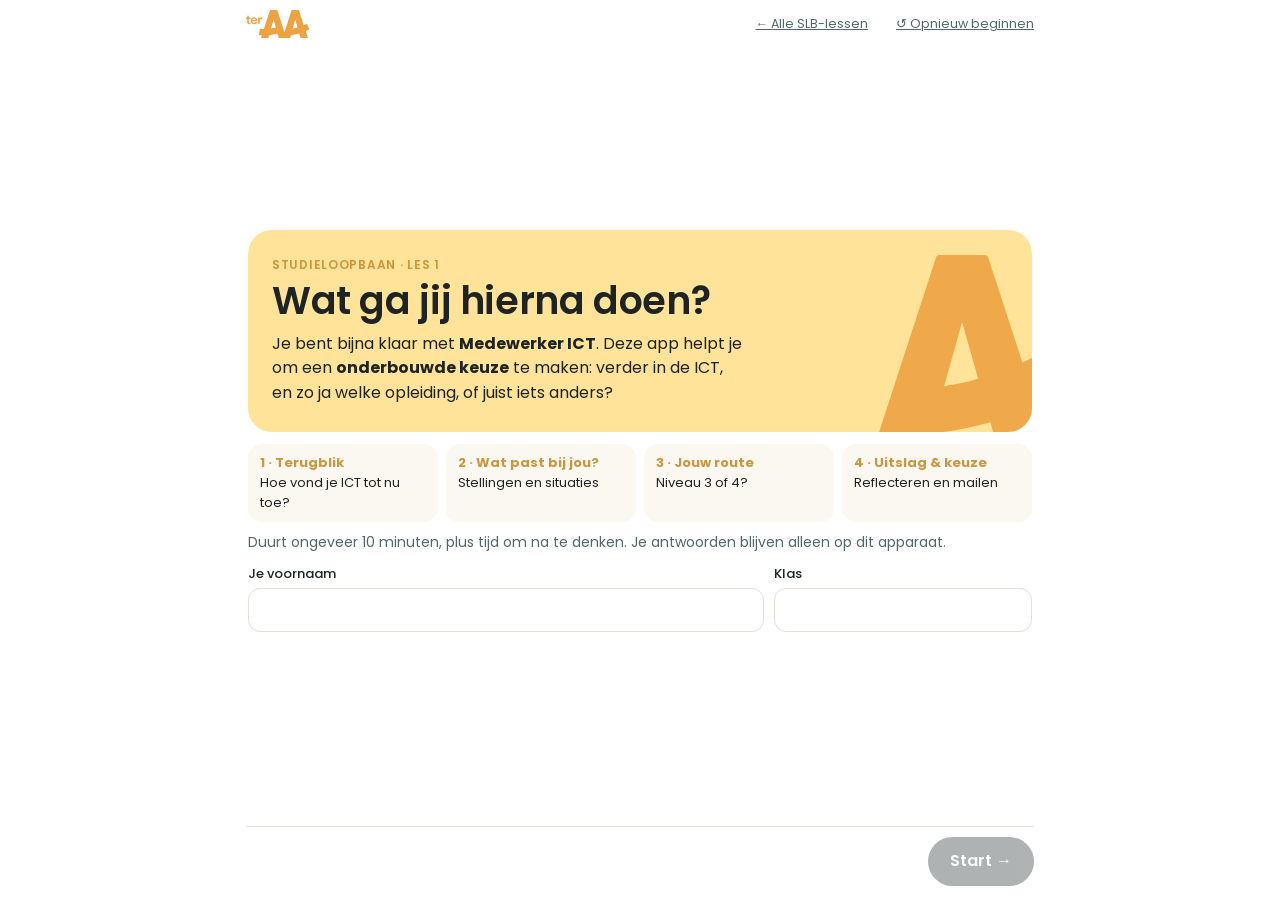
<file: slb-doorstroomkeuze.html>
<!doctype html>
<html lang="nl">
<head>
<meta charset="utf-8">
<meta name="viewport" content="width=device-width, initial-scale=1">
<title>Mijn doorstroomkeuze</title>
<link rel="preconnect" href="https://fonts.googleapis.com">
<link href="https://fonts.googleapis.com/css2?family=Poppins:wght@400;500;600;700&display=swap" rel="stylesheet">
<style>
:root{
  /* Ter AA huisstijl */
  --basis:#EFA242;
  --oranje:#FF5900; --groen:#90F87B; --paars:#9447F0; --geel:#FADE29;
  --l-geel:#FFE398; --l-zalm:#F8CBAF; --l-mint:#A6EBC7; --l-lila:#E5C7FE; --l-blauw:#B2C6D3;
  --m-zalm:#FF996E; --m-groen:#26C373; --m-lila:#D594FF; --m-blauw:#6698AD;
  --d-oker:#CD963C; --d-oranje:#D2652A; --d-groen:#3D6B52; --d-paars:#5A4494; --d-grijs:#53666B;
  --tekst:#1E2426; --zacht:#53666B; --lijn:#E4E1DA; --bg:#FFFFFF; --vlak:#FBF8F2;
  --accent:var(--basis); --accent-l:var(--l-geel); --accent-d:var(--d-oker);
}
*{box-sizing:border-box}
html,body{margin:0}
[hidden]{display:none!important}
body{font-family:Poppins,Arial,sans-serif;color:var(--tekst);background:var(--bg);font-size:16px;line-height:1.55;min-height:100vh}
button,input,textarea,select{font:inherit;color:inherit}
.app{max-width:760px;margin:0 auto;padding:0 16px 80px;position:relative}
header.top{display:flex;align-items:center;justify-content:space-between;padding:18px 0 10px;gap:12px}
.logo{color:var(--basis);height:34px;display:block}
.logo svg{height:100%;width:auto;display:block}
.top-r{font-size:13px;color:var(--zacht);text-align:right}
.voortgang{height:8px;background:var(--vlak);border-radius:99px;overflow:hidden;margin:6px 0 4px}
.voortgang i{display:block;height:100%;width:0;background:var(--accent);border-radius:99px;transition:width .4s ease,background .3s}
.deelbalk{display:flex;gap:6px;font-size:12px;color:var(--zacht);margin-bottom:18px;flex-wrap:wrap}
.deelbalk span{padding:2px 10px;border-radius:99px;background:var(--vlak)}
.deelbalk span.nu{background:var(--accent-l);color:var(--tekst);font-weight:600}
.deelbalk span.klaar{opacity:.55}

.scherm{animation:in .35s ease}
@keyframes in{from{opacity:0;transform:translateY(8px)}to{opacity:1;transform:none}}
.label{display:inline-block;font-size:12px;font-weight:600;letter-spacing:.06em;text-transform:uppercase;color:var(--accent-d);margin-bottom:6px}
h1{font-weight:600;font-size:clamp(28px,6vw,44px);line-height:1.08;margin:0 0 14px;letter-spacing:-.01em}
h2{font-weight:600;font-size:clamp(21px,4.4vw,27px);line-height:1.25;margin:0 0 10px}
h3{font-weight:600;font-size:17px;margin:0 0 6px}
p{margin:0 0 12px}
.hint{color:var(--zacht);font-size:14px}
.kaart{background:#fff;border:1.5px solid var(--lijn);border-radius:18px;padding:20px}

/* hero */
.hero{position:relative;background:var(--l-geel);border-radius:24px;padding:34px 26px 28px;overflow:hidden;margin-bottom:20px}
.hero .grootA{position:absolute;right:-30px;bottom:-26px;width:250px;color:var(--basis);opacity:.9;pointer-events:none}
.hero .grootA svg{width:100%;height:auto;display:block}
.hero > *:not(.grootA){position:relative;z-index:1;max-width:470px}
.hero p{font-size:16px}
.stappen{display:grid;grid-template-columns:repeat(auto-fit,minmax(150px,1fr));gap:10px;margin:18px 0}
.stap{background:var(--vlak);border-radius:14px;padding:12px 14px;font-size:14px}
.stap b{display:block;font-size:13px;color:var(--d-oker)}
.velden{display:grid;grid-template-columns:2fr 1fr;gap:10px;margin:16px 0}
@media (max-width:520px){.velden{grid-template-columns:1fr}.hero .grootA{width:170px;opacity:.55}}
label.veld{display:block;font-size:13px;font-weight:500}
input[type=text],textarea,select{width:100%;border:1.5px solid var(--lijn);border-radius:12px;padding:11px 13px;background:#fff;margin-top:4px;outline:none;transition:border-color .2s}
input[type=text]:focus,textarea:focus,select:focus{border-color:var(--accent)}
textarea{min-height:96px;resize:vertical;line-height:1.5}

/* knoppen */
.knop{border:0;border-radius:99px;padding:13px 24px;font-weight:600;cursor:pointer;background:var(--tekst);color:#fff;display:inline-flex;align-items:center;gap:8px;transition:transform .1s,opacity .2s;text-decoration:none}
.knop:hover{transform:translateY(-1px)}
.knop:disabled{opacity:.35;cursor:not-allowed;transform:none}
.knop.oranje{background:var(--oranje);color:#fff}
.knop.licht{background:var(--vlak);color:var(--tekst)}
.knop.rand{background:#fff;border:1.5px solid var(--lijn);color:var(--tekst)}
.nav{display:flex;justify-content:space-between;align-items:center;margin-top:24px;gap:10px}
.terug{background:none;border:0;cursor:pointer;color:var(--zacht);padding:8px 4px;font-size:15px}
.terug:hover{color:var(--tekst)}

/* opties */
.opties{display:grid;gap:10px;margin-top:16px}
.optie{display:flex;align-items:center;gap:14px;text-align:left;width:100%;border:2px solid var(--lijn);background:#fff;border-radius:16px;padding:14px 16px;cursor:pointer;transition:border-color .15s,background .15s,transform .1s}
.optie:hover{border-color:var(--accent)}
.optie.aan{border-color:var(--accent);background:var(--accent-l)}
.optie .ico{font-size:26px;width:36px;text-align:center;flex:none}
.optie .tx b{display:block;font-weight:600}
.optie .tx small{color:var(--zacht);font-size:13.5px}
.optie .vink{margin-left:auto;width:24px;height:24px;border-radius:7px;border:2px solid var(--lijn);flex:none;display:grid;place-items:center;font-size:14px;color:#fff}
.optie.aan .vink{background:var(--tekst);border-color:var(--tekst)}
.opties.twee{grid-template-columns:1fr 1fr}
@media (max-width:560px){.opties.twee{grid-template-columns:1fr}}

.emoji{display:grid;grid-template-columns:repeat(5,1fr);gap:8px;margin-top:20px}
.emoji button{border:2px solid var(--lijn);background:#fff;border-radius:16px;padding:14px 4px 10px;cursor:pointer;display:flex;flex-direction:column;align-items:center;gap:4px;font-size:12.5px;color:var(--zacht);transition:.15s}
.emoji button span{font-size:clamp(28px,7vw,40px);line-height:1;filter:grayscale(.3)}
.emoji button:hover{border-color:var(--accent)}
.emoji button.aan{border-color:var(--accent);background:var(--accent-l);color:var(--tekst);font-weight:600}
.emoji button.aan span{filter:none;transform:scale(1.12)}

/* stelling */
.stelling{background:var(--accent-l);border-radius:22px;padding:28px 24px;position:relative;overflow:hidden;min-height:150px;display:flex;flex-direction:column;justify-content:center}
.stelling .nr{font-size:12px;font-weight:600;color:var(--accent-d);letter-spacing:.05em;text-transform:uppercase}
.stelling h2{margin:6px 0 0;max-width:600px}
.schaal{display:grid;grid-template-columns:repeat(4,1fr);gap:8px;margin-top:16px}
.schaal button{border:2px solid var(--lijn);background:#fff;border-radius:14px;padding:14px 6px;cursor:pointer;font-size:14px;font-weight:500;line-height:1.25;transition:.15s;display:flex;flex-direction:column;align-items:center;gap:6px}
.schaal button i{font-style:normal;font-size:22px}
.schaal button:hover{border-color:var(--accent)}
.schaal button.aan{background:var(--tekst);color:#fff;border-color:var(--tekst)}
@media (max-width:480px){.schaal{grid-template-columns:1fr 1fr}}

/* tussenscherm */
.tussen{border-radius:24px;padding:36px 26px;position:relative;overflow:hidden;background:var(--accent-l)}
.tussen .grootA{position:absolute;right:-20px;top:-10px;width:200px;color:var(--accent);opacity:.5}
.tussen .grootA svg{width:100%;height:auto}
.tussen > *:not(.grootA){position:relative}
.tussen .deelnr{font-size:64px;font-weight:700;line-height:1;color:var(--accent-d)}

/* uitslag */
.balken{display:grid;gap:10px;margin:16px 0 8px}
.balk{display:grid;grid-template-columns:minmax(120px,190px) 1fr 46px;align-items:center;gap:10px;font-size:14px}
.balk .bk{height:16px;background:var(--vlak);border-radius:99px;overflow:hidden}
.balk .bk i{display:block;height:100%;border-radius:99px;width:0;transition:width 1s cubic-bezier(.2,.8,.2,1)}
.balk b{text-align:right;font-weight:600}
@media (max-width:480px){.balk{grid-template-columns:1fr 46px}.balk .bk{grid-column:1/-1;grid-row:2}}
.top1{border-radius:22px;padding:24px;position:relative;overflow:hidden;margin:18px 0}
.top1 .grootA{position:absolute;right:-24px;bottom:-30px;width:180px;opacity:.35}
.top1 .grootA svg{width:100%;height:auto}
.top1 > *:not(.grootA){position:relative}
.chip{display:inline-block;font-size:12.5px;font-weight:600;padding:3px 11px;border-radius:99px;background:#fff;margin:0 6px 6px 0}
.top1 ul{margin:8px 0 12px;padding-left:20px}
.top1 li{margin-bottom:3px}
.redenen{background:var(--vlak);border-radius:16px;padding:16px 18px;margin:14px 0}
.redenen ul{margin:6px 0 0;padding-left:20px}
.route{border-left:5px solid var(--accent);background:#fff;padding:12px 16px;border-radius:0 14px 14px 0;margin:14px 0;box-shadow:0 0 0 1.5px var(--lijn) inset}
.link{color:var(--tekst);font-weight:600;text-decoration-color:var(--accent);text-decoration-thickness:2px;text-underline-offset:3px}
.andere{display:grid;grid-template-columns:1fr 1fr;gap:10px;margin-top:10px}
@media (max-width:560px){.andere{grid-template-columns:1fr}}
.andere .kaart{padding:14px 16px}
.andere .kaart b{display:block}
.andere .kaart small{color:var(--zacht)}

/* eindscherm */
.eind{background:var(--tekst);color:#fff;border-radius:24px;padding:26px 24px;position:relative;overflow:hidden}
.eind .grootA{position:absolute;right:-30px;top:-20px;width:220px;color:var(--basis);opacity:.25}
.eind .grootA svg{width:100%;height:auto}
.eind > *:not(.grootA){position:relative}
.eind .label{color:var(--l-geel)}
.eind h2{color:#fff}
.vak{margin:16px 0}
.vak > label{font-weight:600;font-size:14.5px;display:block}
.vak .hint{margin:2px 0 4px;font-size:13px}
.checks{display:grid;gap:6px;margin-top:6px}
.checks label{display:flex;gap:10px;align-items:flex-start;font-size:15px;cursor:pointer;padding:6px 2px}
.checks input{width:19px;height:19px;accent-color:var(--oranje);margin-top:3px;flex:none}
.acties{display:flex;flex-wrap:wrap;gap:10px;margin-top:20px}
.melding{font-size:14px;color:var(--d-groen);margin-top:10px;min-height:20px}
.klein{font-size:13px;color:var(--zacht)}
footer{margin-top:40px;font-size:12.5px;color:var(--zacht);display:flex;justify-content:space-between;gap:10px;flex-wrap:wrap}
footer button{background:none;border:0;color:var(--zacht);cursor:pointer;text-decoration:underline;padding:0;font-size:12.5px}

/* ===== Geen-scroll layout: alles past in het scherm, navigatie altijd zichtbaar ===== */
html,body{height:100%}
body{min-height:0;overflow:hidden}
.app{height:100vh;height:100dvh;display:flex;flex-direction:column;padding:0 16px;max-width:820px}
header.top{padding:10px 0 4px;flex:none}
.logo{height:28px}
.top-r{display:flex;align-items:center;gap:14px}
.top-r button{background:none;border:0;color:var(--zacht);cursor:pointer;text-decoration:underline;padding:0;font-size:12.5px}
.voortgang{flex:none;margin:4px 0 4px}
.deelbalk{flex:none;margin-bottom:10px}
main#scherm{flex:1;min-height:0;overflow-y:auto;overflow-x:hidden;padding:2px 2px 8px;display:flex;flex-direction:column}
main#scherm > .scherm{margin:auto 0}
#navbar{flex:none;display:flex;justify-content:space-between;align-items:center;gap:10px;padding:10px 0 14px;border-top:1.5px solid var(--lijn)}
#navbar .rechts{display:flex;gap:8px;align-items:center;flex-wrap:wrap;justify-content:flex-end}
#navbar .knop{padding:12px 22px}
h1{font-size:clamp(26px,5vw,38px);margin-bottom:10px}
h2{font-size:clamp(19px,3.6vw,24px);margin-bottom:6px}
p{margin-bottom:8px}
.hero{padding:22px 24px 18px;margin-bottom:12px}
.hero .grootA{width:190px;bottom:-22px}
.stappen{margin:10px 0;gap:8px}
.stap{padding:9px 12px;font-size:13px}
.velden{margin:10px 0 0}
.opties{gap:8px;margin-top:12px}
.optie{padding:10px 14px;gap:12px;border-radius:14px}
.optie .ico{font-size:22px;width:30px}
.optie .tx small{font-size:13px;line-height:1.35;display:block}
@media (min-width:700px){.opties.veel{grid-template-columns:1fr 1fr}}
.emoji{margin-top:14px}
.stelling{padding:22px 22px;min-height:120px}
.schaal{margin-top:12px}
.schaal button{padding:12px 6px}
.tussen{padding:28px 24px}
.tussen .deelnr{font-size:54px}
.balken{gap:8px;margin:10px 0 6px}
.top1{padding:20px 22px;margin:4px 0 0}
.top1 ul{margin:4px 0 8px}
.kolommen{display:grid;grid-template-columns:1fr 1fr;gap:6px 22px}
@media (max-width:620px){.kolommen{grid-template-columns:1fr}}
.redenen{margin:10px 0 0;padding:14px 18px}
.route{margin:6px 0 0}
.nr2{display:flex;gap:14px;align-items:center;border-radius:16px;padding:12px 16px;margin-top:12px}
.nr2 b{display:block}
.eind{padding:16px 20px;border-radius:18px}
.eind .grootA{width:140px;top:-14px}
.vak{margin:10px 0}
.checks{gap:2px}
.checks label{padding:4px 2px}
textarea{min-height:80px}
textarea.groot{min-height:170px;height:30vh}
.melding{margin-top:6px;min-height:0}
.melding:empty{display:none}
@media (max-height:700px){.stappen{display:none}.hero p{font-size:15px}}
@media (max-width:520px){.top-r #wie{display:none}}
@media (min-width:621px){.checks{grid-template-columns:1fr 1fr}}
.eind{padding:12px 18px}
.top1{padding:16px 20px}
.top1 li{margin-bottom:1px}
.top1 p{margin-bottom:6px}
/* compacte modus voor lage schermen (kleine laptops, ingezoomd) */
@media (max-height:640px){
  header.top{padding:6px 0 2px}.logo{height:24px}
  .deelbalk{display:none!important}.voortgang{margin:2px 0 8px;height:6px}
  h1{font-size:clamp(24px,4vw,30px);margin-bottom:6px}
  h2{font-size:clamp(18px,3vw,21px)}
  .label{margin-bottom:2px}
  .hint{font-size:13px}
  .optie{padding:7px 12px}.opties{gap:6px;margin-top:8px}
  .balken{gap:5px;margin:6px 0 4px}.balk .bk{height:13px}
  .redenen{padding:10px 16px;margin-top:8px}.redenen ul{margin-top:2px}
  .top1{padding:12px 18px}.top1 .chip{margin-bottom:2px}
  .kolommen p,.top1 p{margin-bottom:4px;font-size:15px}.top1 li{font-size:15px}
  .checks label{padding:2px}.vak{margin:6px 0}
  #navbar{padding:7px 0 9px}#navbar .knop{padding:10px 20px}
  .stelling{min-height:100px;padding:18px 20px}
  .hero{padding:16px 22px 14px}
}
/* telefoon: compacte keuzetegels */
@media (max-width:560px){
  .deelbalk{display:none!important}.voortgang{margin:2px 0 10px}
  h2{font-size:19px}
  .optie{position:relative;padding:8px 12px;gap:10px}
  .optie .tx b{font-size:14.5px;line-height:1.3}
  .optie .tx small{display:none}
  .optie .ico{font-size:20px;width:26px}
  .opties.twee{grid-template-columns:1fr 1fr;gap:6px}
  .opties.twee .optie{flex-direction:column;text-align:center;padding:8px 6px;gap:2px;justify-content:center}
  .opties.twee .optie .vink{position:absolute;top:5px;right:5px;width:18px;height:18px;font-size:11px;border-radius:5px}
  .opties.twee .optie .tx b{font-size:13.5px}
  .schaal button{padding:9px 4px;font-size:13px}
  .stelling{min-height:0;padding:18px}
  .hero .grootA{width:120px;opacity:.4}
}
@media print{header.top .top-r,.voortgang,.deelbalk,#navbar{display:none}body{overflow:visible}.app{height:auto}.eind{background:#fff;color:#000;border:2px solid #000}.eind h2{color:#000}}
</style>
</head>
<body>
<div class="app">
  <header class="top">
    <div class="logo" aria-label="Ter AA"><svg xmlns="http://www.w3.org/2000/svg" viewBox="0 0 136.12 60.18" fill="currentColor" fill-rule="evenodd"><path d="M136.02 41.34L131.17 29.63C131.03 29.30 130.65 29.17 130.34 29.35C128.32 30.49 126.26 31.55 124.14 32.54L113.75 0.68C113.62 0.27 113.23 0.00 112.80 0.00L98.95 0.00C98.52 0.00 98.14 0.27 98.00 0.68L82.62 47.82L82.62 47.83L67.23 0.68C67.10 0.27 66.71 0.00 66.29 0.00L52.43 0.00C52.00 0.00 51.62 0.27 51.48 0.68L38.39 40.81C38.39 40.81 38.39 40.81 38.38 40.81C36.39 40.79 33.69 40.67 30.72 40.34C30.42 40.31 30.14 40.51 30.08 40.81L27.72 53.23C27.66 53.52 27.86 53.79 28.15 53.82C30.07 54.04 32.02 54.21 33.97 54.33C33.97 54.33 33.98 54.33 33.97 54.33L32.06 60.18C32.06 60.18 32.06 60.18 32.06 60.18L48.12 60.18C48.12 60.18 48.12 60.18 48.12 60.18C48.97 57.18 49.86 54.04 49.86 54.04C55.95 53.47 62.00 52.34 67.90 50.68C67.89 50.68 69.33 55.79 70.57 60.18L70.58 60.18L94.65 60.18L94.66 60.18C95.42 57.47 96.39 54.04 96.39 54.04C102.49 53.47 108.53 52.34 114.43 50.68C114.43 50.68 115.90 55.91 117.11 60.18L133.17 60.18L128.42 45.63C130.94 44.51 133.40 43.28 135.80 41.96C136.03 41.84 136.12 41.57 136.02 41.34M53.88 39.75L59.35 20.33C59.35 20.32 59.35 20.32 59.35 20.33L64.18 37.50C64.19 37.51 64.18 37.51 64.18 37.51C62.34 38.09 57.83 39.15 53.88 39.75C53.88 39.75 53.88 39.75 53.88 39.75M100.41 39.75L105.88 20.32L110.72 37.51C108.88 38.09 104.36 39.15 100.41 39.75"/><path d="M4.20 29.70C3.54 29.15 3.13 28.55 2.98 27.89C2.82 27.24 2.74 26.51 2.74 25.72L2.74 22.39L2.74 19.14L1.36 19.14L0.00 19.14L0.00 16.23L1.38 16.23L2.74 16.23L2.74 14.41L2.74 12.62L2.74 12.27L5.95 12.27L5.95 12.81L5.95 14.55L5.95 16.23L7.88 16.23L9.76 16.23L9.76 19.14L7.85 19.14L5.95 19.14L5.95 20.75L5.95 22.33L5.95 23.47L5.95 24.59L5.95 24.64C5.95 25.24 5.99 25.74 6.05 26.14C6.12 26.54 6.29 26.88 6.56 27.17C6.84 27.46 7.26 27.61 7.85 27.61C8.41 27.61 9.02 27.45 9.66 27.14L9.76 27.09L9.76 29.97C9.43 30.16 9.04 30.29 8.60 30.39C8.16 30.48 7.70 30.52 7.20 30.52C5.85 30.52 4.85 30.25 4.20 29.70"/><path d="M13.91 29.61C12.81 29.01 11.96 28.15 11.35 27.05C10.73 25.95 10.42 24.67 10.42 23.23C10.42 21.82 10.72 20.55 11.32 19.43C11.92 18.31 12.74 17.43 13.80 16.79C14.85 16.15 16.04 15.83 17.37 15.83C18.53 15.83 19.62 16.09 20.62 16.61C21.63 17.14 22.44 17.95 23.08 19.05C23.71 20.16 24.02 21.53 24.02 23.18L24.02 24.07L13.69 24.07C13.77 24.82 13.99 25.46 14.36 25.99C14.72 26.52 15.18 26.92 15.73 27.20C16.28 27.47 16.89 27.61 17.57 27.61C18.35 27.61 19.05 27.40 19.66 26.99C20.28 26.57 20.73 25.98 21.03 25.22L24.10 26.41C23.60 27.64 22.78 28.64 21.63 29.39C20.49 30.15 19.14 30.52 17.60 30.52C16.23 30.52 15.01 30.22 13.91 29.61M20.14 19.95C19.82 19.49 19.42 19.17 18.93 18.97C18.44 18.77 17.91 18.67 17.35 18.67C16.72 18.67 16.16 18.79 15.68 19.04C15.20 19.29 14.80 19.65 14.49 20.11C14.19 20.58 13.98 21.10 13.86 21.68L20.71 21.68C20.64 20.98 20.45 20.41 20.14 19.95"/><path d="M26.11 16.23L29.27 16.23L29.27 16.65L29.27 17.58L29.27 18.49L29.37 18.49C29.75 17.70 30.29 17.05 30.98 16.56C31.67 16.07 32.46 15.83 33.36 15.83C33.84 15.83 34.33 15.92 34.76 16.09L34.14 19.64C33.83 19.56 33.31 19.51 33.05 19.51C32.08 19.51 31.31 19.74 30.75 20.24C30.20 20.75 29.82 21.34 29.62 22.06C29.42 22.78 29.32 23.52 29.32 24.42L29.32 24.52L29.32 30.10L26.11 30.10L26.11 16.23"/></svg></div>
    <div class="top-r"><a href="slb-periode6.html" style="color:var(--zacht);font-size:12.5px">← Alle SLB-lessen</a><span id="wie"></span><button type="button" id="reset">↺ Opnieuw beginnen</button></div>
  </header>
  <div class="voortgang" id="vgWrap" hidden><i id="vg"></i></div>
  <div class="deelbalk" id="deelbalk" hidden></div>
  <main id="scherm"></main>
  <nav id="navbar"></nav>
</div>

<script>
const A_SVG = `<svg xmlns="http://www.w3.org/2000/svg" viewBox="0 0 57.54 60.18" fill="currentColor" fill-rule="evenodd"><path d="M57.44 41.34L52.58 29.63C52.45 29.30 52.06 29.17 51.76 29.34C49.74 30.49 47.67 31.55 45.56 32.54L35.16 0.68C35.03 0.27 34.65 0.00 34.22 0.00L20.36 0.00C19.93 0.00 19.55 0.27 19.42 0.68L0.00 60.18L16.07 60.18C16.84 57.47 17.81 54.04 17.81 54.04C23.90 53.47 29.95 52.34 35.85 50.68C35.85 50.68 37.32 55.91 38.52 60.18L54.59 60.18L49.83 45.63C52.35 44.51 54.82 43.28 57.22 41.96C57.44 41.84 57.54 41.57 57.44 41.34M21.83 39.75L27.30 20.32L32.14 37.51C30.29 38.09 25.78 39.15 21.83 39.75"/></svg>`;
const OPSLAG = 'slb_doorstroom_v1';
const MAIL = 'm.beekmans@ter-aa.nl';

/* ---------- Opleidingen (bron: ter-aa.nl/mbo-opleidingen/ict) ---------- */
const TR = {
  sup:{naam:'ICT support technician', kort:'Support technician', niveau:'Niveau 3', duur:'2 jaar', kleur:'#6698AD', licht:'#B2C6D3', donker:'#53666B',
    url:'https://www.ter-aa.nl/opleiding/ict-support-technician',
    wat:['Hoe computersystemen en netwerken werken','Hardware en software installeren en onderhouden','Microsoft client/server, Linux en cybersecurity','Werken op een servicedesk'],
    werk:'ICT support technician bij een bedrijf, school, gemeente, winkelketen of ziekenhuis.',
    past:'Je bent geduldig, helpt graag mensen, denkt analytisch en werkt georganiseerd.'},
  sys:{naam:'ICT System Engineer', kort:'System engineer', niveau:'Niveau 4', duur:'3 jaar', kleur:'#26C373', licht:'#A6EBC7', donker:'#3D6B52',
    url:'https://www.ter-aa.nl/opleiding/ict-system-engineer',
    wat:['Netwerken, servers, hardware en back-ups','Certificaten van o.a. Microsoft, Cisco en Fortinet','Cybersecurity: vanaf jaar 2 werk je in "red" en "blue" teams','Specialiseren in Cloud, Cyber security of Netwerken'],
    werk:'ICT system engineer, netwerkbeheerder of cybersecurity-specialist.',
    past:'Je vindt computers én netwerken interessant, bent geduldig, kunt tegen stress en analyseert goed.'},
  soft:{naam:'Software engineer', kort:'Software engineer', niveau:'Niveau 4', duur:'3 jaar', kleur:'#9447F0', licht:'#E5C7FE', donker:'#5A4494',
    url:'https://www.ter-aa.nl/opleiding/software-engineer',
    wat:['Programmeren: desktop, web (front-end en back-end) en embedded','Databases, testen en versiebeheer','Werken in Scrum-teams','AI in software'],
    werk:'Software engineer bij een softwarebedrijf of bij een bedrijf dat eigen software maakt.',
    past:'Je bent creatief, bouwt graag zelf applicaties en werkt georganiseerd.'},
  game:{naam:'Game developer', kort:'Game developer', niveau:'Niveau 4', duur:'3 jaar', kleur:'#FF5900', licht:'#F8CBAF', donker:'#D2652A',
    url:'https://www.ter-aa.nl/opleiding/game-developer',
    wat:['Werken met game-engines','2D- en 3D-animatie, physics en botsingsdetectie','Storyboards, pixelart en game-programmeren','AR en VR'],
    werk:'Game developer: games voor pc en mobiel, of "gamification" voor onderwijs en reclame.',
    past:'Je bent creatief, houdt van games en virtuele werelden en bent nieuwsgierig naar AR/VR.'},
  anders:{naam:'Een andere richting (geen ICT)', kort:'Andere richting', niveau:'', duur:'', kleur:'#EFA242', licht:'#FFE398', donker:'#CD963C',
    url:'https://www.ter-aa.nl/mbo-opleidingen',
    wat:[], werk:'', past:'Je energie zit misschien ergens anders dan in ICT. Dat is óók een goede uitkomst!'}
};
const SPEC = {
  cloud:{naam:'Cloud specialist', url:'https://www.ter-aa.nl/opleiding/cloud-specialist', tx:'cloudomgevingen bouwen met AWS, Microsoft Azure en Google Cloud'},
  cyber:{naam:'Cyber security specialist', url:'https://www.ter-aa.nl/opleiding/cyber-security-specialist', tx:'pentesten, ethical hacking en incidenten afhandelen'},
  net:{naam:'Network specialist', url:'https://www.ter-aa.nl/opleiding/network-specialist', tx:'netwerken ontwerpen met routers, switches en firewalls (o.a. CCNA)'},
  fs:{naam:'Full stack developer', url:'https://www.ter-aa.nl/opleiding/full-stack-developer', tx:'websites en mobiele apps bouwen met frameworks, van voorkant tot database'}
};
const TWEETALIG = {
  soft:{naam:'Software engineer (tweetalig)', url:'https://www.ter-aa.nl/opleiding/software-engineer-tweetalig'},
  fs:{naam:'Full stack developer (tweetalig)', url:'https://www.ter-aa.nl/opleiding/full-stack-developer-tweetalig'},
  game:{naam:'Game developer (tweetalig)', url:'https://www.ter-aa.nl/opleiding/game-developer-tweetalig'}
};
const RICHTING = {
  techniek:{ico:'🔧', b:'Techniek', s:'elektro, mechatronica, drones', tip:'Ter AA heeft o.a. Techlab (N2), Eerste monteur mechatronica (N3) en Drone Specialist (N4).', url:'https://www.ter-aa.nl/mbo-opleidingen'},
  zorg:{ico:'💚', b:'Zorg en welzijn', s:'mensen helpen en verzorgen', tip:'Kijk bij de sector Zorg en welzijn op ter-aa.nl.', url:'https://www.ter-aa.nl/mbo-opleidingen'},
  economie:{ico:'📦', b:'Economie, handel en logistiek', s:'verkoop, kantoor, magazijn', tip:'Kijk bij Economie en ondernemen op ter-aa.nl.', url:'https://www.ter-aa.nl/mbo-opleidingen'},
  creatief:{ico:'🎨', b:'Creatief en design', s:'vormgeven, ontwerpen', tip:'Ter AA heeft o.a. Ruimtelijk vormgever (N4). Ook Game developer is heel creatief!', url:'https://www.ter-aa.nl/mbo-opleidingen'},
  sport:{ico:'⚽', b:'Sport en bewegen', s:'trainen, begeleiden', tip:'Kijk op ter-aa.nl of een andere mbo-school in de buurt.', url:'https://www.ter-aa.nl/mbo-opleidingen'},
  horeca:{ico:'🍳', b:'Horeca, toerisme, voeding', s:'koken, gastvrijheid', tip:'Kijk op ter-aa.nl of een andere mbo-school in de buurt.', url:'https://www.ter-aa.nl/mbo-opleidingen'},
  weetniet:{ico:'🤷', b:'Geen idee nog', s:'ik moet nog gaan oriënteren', tip:'Plan een gesprek met je SLB\'er en ga naar open dagen.', url:'https://www.ter-aa.nl/mbo-opleidingen'}
};

/* ---------- Vragen ---------- */
/* s = punten per richting, r = reden (zin die in je onderbouwing kan komen) */
const DELEN = [
  {nr:1, titel:'Terugblik', kleur:['#EFA242','#FFE398','#CD963C']},
  {nr:2, titel:'Wat past bij jou?', kleur:['#9447F0','#E5C7FE','#5A4494']},
  {nr:3, titel:'Jouw route', kleur:['#26C373','#A6EBC7','#3D6B52']},
  {nr:4, titel:'Uitslag & keuze', kleur:['#FF5900','#F8CBAF','#D2652A']}
];
const SCHAAL = [{t:'Helemaal oneens',i:'👎',f:0},{t:'Oneens',i:'🙁',f:.25},{t:'Eens',i:'🙂',f:.7},{t:'Helemaal eens',i:'👍',f:1}];

const VRAGEN = [
  {id:'intro', type:'intro', deel:0},

  {id:'d1', type:'tussen', deel:1, titel:'Terugblik', tekst:'Je bent bijna klaar met Medewerker ICT. Eerst kijken we even terug: hoe vond je het en wat wil je daarna? Er zijn geen foute antwoorden.'},
  {id:'leuk', type:'emoji', deel:1, q:'Hoe leuk vind je ICT nu, aan het eind van je opleiding?',
    opts:[{v:1,e:'😖',t:'Echt niet'},{v:2,e:'🙁',t:'Matig'},{v:3,e:'😐',t:'Gaat wel'},{v:4,e:'🙂',t:'Leuk'},{v:5,e:'🤩',t:'Super'}]},
  {id:'hoogte', type:'multi', deel:1, max:3, q:'Wat vond je de afgelopen tijd het leukst?', sub:'Kies er maximaal 3.',
    opts:[
      {v:'hw', ico:'🖥️', b:'Hardware', s0:'pc\'s, laptops en printers installeren of repareren', s:{sup:2,sys:1}, r:'ik vond hardware installeren en repareren het leukst'},
      {v:'help', ico:'🎧', b:'Servicedesk', s0:'mensen helpen met hun ICT-problemen', s:{sup:3}, r:'ik vond mensen helpen op de servicedesk het leukst'},
      {v:'net', ico:'🌐', b:'Netwerken', s0:'kabels, switches, wifi, IP-adressen', s:{sys:3,net:2}, r:'ik vond netwerken het leukst'},
      {v:'cyber', ico:'🔐', b:'Cybersecurity', s0:'beveiliging, wachtwoorden, hackers', s:{sys:2,cyber:3}, r:'ik vond cybersecurity het leukst'},
      {v:'web', ico:'💻', b:'Web development', s0:'websites bouwen, HTML/CSS', s:{soft:3,fs:2}, r:'ik vond websites bouwen het leukst'},
      {v:'game', ico:'🎮', b:'Game design', s0:'zelf een game of level maken', s:{game:3}, r:'ik vond game design het leukst'},
      {v:'3d', ico:'🧊', b:'3D-printen of grafisch ontwerp', s0:'ontwerpen en maken', s:{game:2,anders:1}, r:'ik vond ontwerpen (3D/grafisch) het leukst'},
      {v:'niks', ico:'😶', b:'Eigenlijk niets echt', s0:'het ICT-deel was niet mijn ding', s:{anders:3}, r:'het ICT-deel van mijn opleiding sprak me niet echt aan'}
    ]},
  {id:'stage', type:'single', deel:1, q:'Hoe beviel je stage (BPV)?',
    opts:[
      {v:'top', ico:'🚀', b:'Super, dit werk wil ik vaker doen', s:{sup:1,sys:1}, r:'mijn stage beviel heel goed'},
      {v:'ok', ico:'👌', b:'Prima, maar het hoeft niet precies dit te zijn', s:{}},
      {v:'tegen', ico:'😕', b:'Het viel tegen', s:{anders:2}, r:'mijn ICT-stage viel me tegen'},
      {v:'geen', ico:'⏳', b:'Ik heb (nog) geen stage gelopen', s:{}}
    ]},
  {id:'plan', type:'single', deel:1, q:'Wat wil je na je diploma het liefst?',
    opts:[
      {v:'ict', ico:'📈', b:'Verder leren in de ICT', s0:'een vervolgopleiding op niveau 3 of 4', s:{sup:1,sys:1,soft:1,game:1}},
      {v:'anders', ico:'🧭', b:'Verder leren, maar in iets anders', s0:'een opleiding buiten de ICT', s:{anders:5}, r:'ik wil verder leren, maar dan buiten de ICT'},
      {v:'werk', ico:'💼', b:'Gaan werken', s0:'met mijn niveau 2-diploma aan de slag', s:{}},
      {v:'twijfel', ico:'🤔', b:'Ik weet het nog niet', s0:'daarom doe ik deze app 😉', s:{}}
    ]},

  {id:'d2', type:'tussen', deel:2, titel:'Wat past bij jou?', tekst:'Nu volgen stellingen en een paar situaties. Ga op je eerste gevoel af: wat zou jij écht kiezen, niet wat je denkt dat goed is.'},
  {id:'s1', type:'schaal', deel:2, q:'Ik help graag mensen die vastlopen met hun computer of telefoon.', s:{sup:3}, r:'ik help graag mensen met hun ICT-problemen'},
  {id:'s2', type:'schaal', deel:2, q:'Een computer uit elkaar halen, onderdelen vervangen en weer aan de praat krijgen: vind ik leuk.', s:{sup:2,sys:1}, r:'ik sleutel graag aan hardware'},
  {id:'s3', type:'schaal', deel:2, q:'Ik wil precies snappen hoe een netwerk werkt: routers, switches, wifi.', s:{sys:3,net:3}, r:'ik wil precies snappen hoe netwerken werken'},
  {id:'s4', type:'schaal', deel:2, q:'Hackers en beveiliging vind ik spannend: hoe breek je in en hoe houd je ze buiten?', s:{sys:2,cyber:3}, r:'ik vind beveiliging en hacking spannend'},
  {id:'s5', type:'schaal', deel:2, q:'Ik ben benieuwd hoe "de cloud" werkt, zoals de servers achter OneDrive, Netflix of Azure.', s:{sys:2,cloud:3}, r:'ik ben benieuwd hoe de cloud werkt'},
  {id:'s6', type:'schaal', deel:2, q:'Ik vind het leuk om zelf iets te bouwen met code, ook als het lang duurt voordat het werkt.', s:{soft:3,game:2}, r:'ik bouw graag zelf iets met code en heb daar geduld voor'},
  {id:'s7', type:'schaal', deel:2, q:'Ik heb al eens een website of app gemaakt (of zou dat graag willen).', s:{soft:2,fs:3}, r:'ik wil graag websites en apps maken'},
  {id:'s8', type:'schaal', deel:2, q:'Ik speel veel games en wil weten hoe ze gemaakt worden.', s:{game:3}, r:'ik ben gek op games en wil weten hoe ze gemaakt worden'},
  {id:'s9', type:'schaal', deel:2, q:'Ik ben creatief: tekenen, ontwerpen, verhalen bedenken of 3D-modellen maken.', s:{game:3,soft:1,anders:1}, r:'ik ben creatief'},
  {id:'s10', type:'schaal', deel:2, q:'Puzzels oplossen en logisch nadenken vind ik leuk.', s:{soft:2,sys:2,game:1}, r:'ik houd van puzzelen en logisch nadenken'},
  {id:'s11', type:'schaal', deel:2, q:'Ik kan goed rustig blijven als er iets dringend opgelost moet worden.', s:{sup:1,sys:2,cyber:1}, r:'ik blijf rustig als er iets dringends opgelost moet worden'},
  {id:'s12', type:'schaal', deel:2, q:'Ik werk liever met mijn handen of met mensen dan de hele dag achter een scherm.', s:{anders:3,sup:1}, r:'ik werk liever met mijn handen of met mensen dan de hele dag achter een scherm'},
  {id:'s13', type:'schaal', deel:2, q:'Eerlijk gezegd word ik niet zo blij van computers.', s:{anders:5}, r:'computers maken me eigenlijk niet zo blij'},
  {id:'s14', type:'schaal', deel:2, q:'Ik vind Engels prima en zou best lessen in het Engels willen volgen.', s:{}, tag:'engels'},

  {id:'c1', type:'single', deel:2, situatie:true, q:'Je loopt stage. Vandaag mag je zelf kiezen wat je doet:',
    opts:[
      {v:'a', ico:'☎️', b:'Telefoontjes aannemen en collega\'s helpen met hun laptop', s:{sup:3}, r:'op stage zou ik het liefst collega\'s helpen met hun ICT'},
      {v:'b', ico:'🧱', b:'Een nieuwe server en firewall installeren', s:{sys:3,net:1,cyber:1}, r:'op stage zou ik het liefst servers en firewalls installeren'},
      {v:'c', ico:'⌨️', b:'Een handige tool programmeren voor het bedrijf', s:{soft:3}, r:'op stage zou ik het liefst zelf software maken'},
      {v:'d', ico:'🕹️', b:'Een interactieve game maken om nieuwe klanten iets uit te leggen', s:{game:3}, r:'op stage zou ik het liefst een game maken'},
      {v:'e', ico:'🚪', b:'Liever iets heel anders, buiten de ICT', s:{anders:3}, r:'zelfs op een ICT-stage zou ik liever iets anders doen'}
    ]},
  {id:'c2', type:'single', deel:2, situatie:true, q:'Je hebt een vrije zaterdag en zin om iets te maken. Wat kies je?',
    opts:[
      {v:'a', ico:'🛠️', b:'Een gaming-pc bouwen of upgraden', s:{sys:2,sup:2}, r:'in mijn vrije tijd bouw ik graag pc\'s'},
      {v:'b', ico:'📡', b:'Een eigen Minecraft-server of thuisnetwerk opzetten', s:{sys:3,net:1,cloud:2}, r:'in mijn vrije tijd zet ik graag servers of netwerken op'},
      {v:'c', ico:'🤖', b:'Een website of Discord-bot programmeren', s:{soft:3,fs:2}, r:'in mijn vrije tijd programmeer ik graag'},
      {v:'d', ico:'🧩', b:'Een eigen level, mod of game ontwerpen', s:{game:3}, r:'in mijn vrije tijd ontwerp ik graag games of levels'},
      {v:'e', ico:'🏃', b:'Iets zonder computer: sporten, koken, sleutelen, tekenen…', s:{anders:3}, r:'in mijn vrije tijd doe ik liever dingen zonder computer'}
    ]},
  {id:'c3', type:'single', deel:2, situatie:true, q:'Welke baan over 5 jaar klinkt jou het best?',
    opts:[
      {v:'a', ico:'🏥', b:'ICT\'er op een school of in een ziekenhuis die zorgt dat alles werkt', s:{sup:3}, r:'ik zie mezelf later als ICT\'er die zorgt dat alles werkt'},
      {v:'b', ico:'🕵️', b:'Ethical hacker die bedrijven beschermt', s:{sys:2,cyber:3}, r:'ik zie mezelf later als ethical hacker'},
      {v:'c', ico:'☁️', b:'Cloud- of netwerkbeheerder bij een groot bedrijf', s:{sys:3,cloud:2,net:2}, r:'ik zie mezelf later als cloud- of netwerkbeheerder'},
      {v:'d', ico:'📱', b:'Programmeur van apps en websites', s:{soft:3,fs:2}, r:'ik zie mezelf later als programmeur'},
      {v:'e', ico:'👾', b:'Game developer', s:{game:3}, r:'ik zie mezelf later als game developer'},
      {v:'f', ico:'🌱', b:'Iets buiten de ICT', s:{anders:3}, r:'ik zie mezelf later buiten de ICT werken'}
    ]},
  {id:'c4', type:'single', deel:2, situatie:true, q:'Een collega zegt: "Mijn programma crasht steeds." Wat denk jij als eerste?',
    opts:[
      {v:'a', ico:'💬', b:'"Ik loop even mee en help je het stap voor stap op te lossen."', s:{sup:3}, r:'bij een probleem wil ik vooral de persoon helpen'},
      {v:'b', ico:'🔎', b:'"Ligt het aan de server of het netwerk? Ik duik in de logs."', s:{sys:3}, r:'bij een probleem zoek ik de oorzaak in systemen en netwerken'},
      {v:'c', ico:'🐞', b:'"Er zit vast een bug in de code. Die wil ik vinden en fixen."', s:{soft:3,game:1}, r:'bij een probleem wil ik de bug in de code vinden'},
      {v:'d', ico:'😅', b:'"Kan iemand anders dit oppakken?"', s:{anders:2}, r:'ICT-problemen oplossen geeft me weinig energie'}
    ]},

  {id:'d3', type:'tussen', deel:3, titel:'Jouw route', tekst:'Een paar vragen over hoe jij leert en werkt. Daarmee bepalen we of je beter eerst niveau 3 kunt doen, of misschien direct niveau 4 aankunt.'},
  {id:'school', type:'single', deel:3, q:'Hoe gaat school op dit moment?',
    opts:[
      {v:2, ico:'🏆', b:'Goed, ik haal mijn opdrachten en toetsen vrij makkelijk'},
      {v:1, ico:'💪', b:'Het gaat goed als ik er echt mijn best voor doe'},
      {v:0, ico:'🧗', b:'Het is best lastig, ik moet veel moeite doen'}
    ]},
  {id:'zelf', type:'single', deel:3, q:'Hoe zelfstandig werk jij?',
    opts:[
      {v:2, ico:'🗓️', b:'Ik plan zelf en werk zonder hulp aan grote opdrachten'},
      {v:1, ico:'🤝', b:'Ik werk zelfstandig, maar met af en toe wat hulp'},
      {v:0, ico:'🧭', b:'Ik heb vaak iemand nodig die me op weg helpt'}
    ]},
  {id:'theorie', type:'single', deel:3, q:'Hoe leer jij het liefst?',
    opts:[
      {v:2, ico:'📚', b:'Ik vind theorie prima, ik wil snappen hoe het in elkaar zit'},
      {v:1, ico:'⚖️', b:'Een mix van theorie en praktijk'},
      {v:0, ico:'🔨', b:'Vooral door te doen, theorie vind ik saai'}
    ]},
  {id:'jaren', type:'single', deel:3, q:'Hoe lang wil je nog naar school?',
    opts:[
      {v:'kort', ico:'⏱️', b:'Zo kort mogelijk, ik wil snel werken en geld verdienen'},
      {v:'mid', ico:'🎓', b:'Nog 2 à 3 jaar is prima'},
      {v:'lang', ico:'🏫', b:'Maakt niet uit, misschien wil ik daarna zelfs naar het hbo'}
    ]},

  {id:'richting', type:'multi', deel:3, max:3, alleenAls:'anders', q:'Welke andere richting trekt je?', sub:'Je gaf aan dat ICT misschien niet (helemaal) jouw ding is. Kies maximaal 3 richtingen.',
    opts:Object.entries(RICHTING).map(([v,o])=>({v, ico:o.ico, b:o.b, s0:o.s}))},

  {id:'uitslag', type:'uitslag', deel:4},
  {id:'advies', type:'advies', deel:4},
  {id:'route', type:'routeScherm', deel:4},
  {id:'r1', type:'refl', deel:4, ri:0},
  {id:'r2', type:'refl', deel:4, ri:1},
  {id:'r3', type:'refl', deel:4, ri:2},
  {id:'keuze', type:'keuze', deel:4},
  {id:'waarom', type:'waarom', deel:4},
  {id:'afronden', type:'afronden', deel:4}
];

/* ---------- Status ---------- */
let st = laad();
function zet(id,val){ if(JSON.stringify(st.a[id])!==JSON.stringify(val)) st.keuze=null; st.a[id]=val; bewaar(); }
function laad(){
  try{ const x = JSON.parse(localStorage.getItem(OPSLAG)); if(x && x.a) return x; }catch(e){}
  return {stap:0, naam:'', klas:'', a:{}, refl:{}, keuze:null};
}
function bewaar(){ try{ localStorage.setItem(OPSLAG, JSON.stringify(st)); }catch(e){} }

function zichtbaar(){
  return VRAGEN.filter(v => {
    if(v.alleenAls==='anders') return toonAnders();
    return true;
  });
}
function toonAnders(){
  const a = st.a;
  if(a.plan==='anders' || (a.leuk && a.leuk<=2) || (a.s13!==undefined && a.s13>=2) || (a.hoogte||[]).includes('niks')) return true;
  const sc = scores(); return sc.rang[0].k==='anders' || sc.pct.anders >= 45;
}

/* ---------- Scores ---------- */
const HOOFD = ['sup','sys','soft','game','anders'];
function scores(){
  const raw = {}, max = {}, bijdrage = {};
  const add = (obj,f,reden,qid) => { for(const k in obj){ raw[k]=(raw[k]||0)+obj[k]*f; if(reden && obj[k]*f>0){ (bijdrage[k]=bijdrage[k]||[]).push({w:obj[k]*f, r:reden, q:qid}); } } };
  const addMax = (objs) => { const m={}; objs.forEach(o=>{ for(const k in o) m[k]=Math.max(m[k]||0,o[k]); }); for(const k in m) max[k]=(max[k]||0)+m[k]; };
  for(const v of VRAGEN){
    const ant = st.a[v.id];
    if(v.type==='schaal' && v.s){ addMax([v.s]); if(ant!==undefined) add(v.s, SCHAAL[ant].f, v.r, v.id); }
    else if((v.type==='single'||v.type==='multi') && v.opts && v.opts.some(o=>o.s)){
      if(v.type==='multi'){ // max = beste 'max' opties per richting, benaderd met 2 beste
        const per={}; v.opts.forEach(o=>{ for(const k in (o.s||{})) (per[k]=per[k]||[]).push(o.s[k]); });
        for(const k in per){ const t=per[k].sort((x,y)=>y-x).slice(0,2).reduce((x,y)=>x+y,0); max[k]=(max[k]||0)+t; }
        (ant||[]).forEach(val=>{ const o=v.opts.find(o=>o.v===val); if(o&&o.s) add(o.s,1,o.r,v.id); });
      } else {
        addMax(v.opts.map(o=>o.s||{}));
        const o = v.opts.find(o=>o.v===ant); if(o&&o.s) add(o.s,1,o.r,v.id);
      }
    }
  }
  // Hoe leuk is ICT?
  if(st.a.leuk){ const l=st.a.leuk; const ictBonus=[0,-3,-1,0,1,2][l]; for(const k of ['sup','sys','soft','game']) raw[k]=(raw[k]||0)+ictBonus; raw.anders=(raw.anders||0)+[0,6,3,0,0,0][l];
    if(l<=2) (bijdrage.anders=bijdrage.anders||[]).push({w:6-l*2, r:'ik vind ICT op dit moment '+(l===1?'echt niet':'maar matig')+' leuk', q:'leuk'}); }
  max.anders=(max.anders||0)+6; for(const k of ['sup','sys','soft','game']) max[k]=(max[k]||0)+2;
  const pct={}; for(const k of HOOFD){ pct[k]=Math.max(0,Math.min(100,Math.round(100*(raw[k]||0)/(max[k]||1)))); }
  // anders iets afzwakken als ICT leuk is
  const rang = HOOFD.map(k=>({k,p:pct[k]})).sort((x,y)=>y.p-x.p);
  const sub = {cloud:raw.cloud||0, cyber:raw.cyber||0, net:raw.net||0, fs:raw.fs||0};
  return {raw,max,pct,rang,bijdrage,sub};
}
function niveauScore(){ const a=st.a; return (a.school??1)+(a.zelf??1)+(a.theorie??1); } // 0..6
function specialisatie(k, sc){
  if(k==='sys'){
    const s=[['cloud',sc.sub.cloud],['cyber',sc.sub.cyber],['net',sc.sub.net]].sort((x,y)=>y[1]-x[1]);
    if(s[0][1]>=3 && s[0][1]>s[1][1]) return s[0][0];
    return null;
  }
  if(k==='soft' && sc.sub.fs>=4) return 'fs';
  return null;
}
function engels(){ return (st.a.s14??0)>=2; }

function route(k, sc){
  const n = niveauScore(), a=st.a;
  const r = [];
  if(k==='anders'){
    r.push('Kijk welke opleiding buiten de ICT bij je past. Vaak kun je met je niveau 2-diploma instromen op niveau 3 in een andere richting. Check de toelatingseisen per opleiding.');
  } else if(k==='sup'){
    r.push('Met je niveau 2-diploma kun je instromen in <b>ICT support technician</b> (niveau 3, 2 jaar).');
    r.push('Daarna kun je nog doorstromen naar niveau 4, bijvoorbeeld ICT System Engineer of Software engineer.');
  } else {
    if(n>=5){
      r.push(`Je antwoorden laten zien dat je goed zelfstandig leert. Ter AA noemt <b>${TR[k].naam}</b> (niveau 4) als mogelijke vervolgstap. Bespreek met je SLB'er of je direct op niveau 4 kunt instromen.`);
      r.push('Een veilige route blijft: eerst ICT support technician (niveau 3), daarna niveau 4.');
    } else {
      r.push(`De meest logische route is <b>eerst ICT support technician</b> (niveau 3, 2 jaar) en daarna doorstromen naar <b>${TR[k].naam}</b> (niveau 4).`);
      r.push('Zo bouw je stap voor stap verder en heb je onderweg al een niveau 3-diploma op zak.');
    }
  }
  if(a.jaren==='kort') r.push('Je wilt snel aan het werk. Niveau 3 duurt 2 jaar en je loopt veel stage. Je kunt ook eerst gaan werken met je niveau 2-diploma en later verder leren.');
  if(a.plan==='werk') r.push('Je gaf aan dat je wilt gaan werken. Dat kan met je niveau 2-diploma! De ICT-opleidingen bij Ter AA zijn wel allemaal BOL (school + stage), niet BBL.');
  if(a.jaren==='lang' && k!=='anders') r.push('Wil je later naar het hbo? Daarvoor heb je een niveau 4-diploma nodig.');
  return r;
}
function redenen(k, sc){
  const lijst = (sc.bijdrage[k]||[]).slice().sort((x,y)=>y.w-x.w);
  const gezien=new Set(), uit=[];
  for(const b of lijst){ if(!gezien.has(b.r)){ gezien.add(b.r); uit.push(b.r); } if(uit.length>=4) break; }
  return uit;
}

/* ---------- Render ---------- */
const $ = s => document.querySelector(s);
const el = $('#scherm');
const NIET_VRAAG = ['intro','tussen'];
const EIND_TYPES = ['uitslag','advies','routeScherm','refl','keuze','waarom','afronden'];
function esc(s){ return String(s??'').replace(/[&<>"']/g,c=>({'&':'&amp;','<':'&lt;','>':'&gt;','"':'&quot;',"'":'&#39;'}[c])); }
function zetDeel(d){
  const kl = d? DELEN[d-1].kleur : ['#EFA242','#FFE398','#CD963C'];
  const r=document.documentElement.style; r.setProperty('--accent',kl[0]); r.setProperty('--accent-l',kl[1]); r.setProperty('--accent-d',kl[2]);
}
function render(){
  const lijst = zichtbaar();
  if(st.stap>=lijst.length) st.stap=lijst.length-1;
  const v = lijst[st.stap];
  zetDeel(v.deel);
  $('#wie').innerHTML = st.naam ? esc(st.naam)+(st.klas?' · '+esc(st.klas):'') : '';
  const vragenTot = lijst.filter(x=>!NIET_VRAAG.includes(x.type));
  $('#vgWrap').hidden = v.type==='intro';
  $('#deelbalk').hidden = v.type==='intro';
  const klaar = lijst.slice(0,st.stap).filter(x=>!NIET_VRAAG.includes(x.type)).length;
  $('#vg').style.width = Math.round(100*klaar/vragenTot.length)+'%';
  $('#deelbalk').innerHTML = DELEN.map(d=>`<span class="${d.nr===v.deel?'nu':(d.nr<v.deel?'klaar':'')}">${d.nr<v.deel?'✓ ':''}${d.nr}. ${d.titel}</span>`).join('');
  const f = {intro,tussen,emoji,multi,single,schaal,uitslag,advies,routeScherm,refl,keuze,waarom,afronden}[v.type];
  el.innerHTML = ''; $('#navbar').innerHTML = '';
  const div = document.createElement('div'); div.className='scherm';
  el.appendChild(div);
  f(v, div);
  el.scrollTop = 0;
  bewaar();
}
function volgende(){ st.stap++; render(); }
function vorige(){ if(st.stap>0){ st.stap--; render(); } }
/* De navigatie staat altijd onderaan in beeld (#navbar), los van de inhoud */
function nav(div, kanVerder, tekst='Volgende →', extra=''){
  const n = $('#navbar');
  n.innerHTML = `<button class="terug" type="button">← Terug</button><div class="rechts">${extra}<button class="knop" type="button" id="verder" ${kanVerder?'':'disabled'}>${tekst}</button></div>`;
  n.querySelector('.terug').onclick = vorige; n.querySelector('#verder').onclick = volgende;
  return n.querySelector('#verder');
}

function intro(v, d){
  d.innerHTML = `
  <section class="hero">
    <div class="grootA">${A_SVG}</div>
    <span class="label">Studieloopbaan · Les 1</span>
    <h1>Wat ga jij hierna doen?</h1>
    <p>Je bent bijna klaar met <b>Medewerker ICT</b>. Deze app helpt je om een <b>onderbouwde keuze</b> te maken: verder in de ICT, en zo ja welke opleiding, of juist iets anders?</p>
  </section>
  <div class="stappen">
    <div class="stap"><b>1 · Terugblik</b>Hoe vond je ICT tot nu toe?</div>
    <div class="stap"><b>2 · Wat past bij jou?</b>Stellingen en situaties</div>
    <div class="stap"><b>3 · Jouw route</b>Niveau 3 of 4?</div>
    <div class="stap"><b>4 · Uitslag & keuze</b>Reflecteren en mailen</div>
  </div>
  <p class="hint">Duurt ongeveer 10 minuten, plus tijd om na te denken. Je antwoorden blijven alleen op dit apparaat.</p>
  <div class="velden">
    <label class="veld">Je voornaam<input type="text" id="naam" maxlength="40" autocomplete="given-name" value="${esc(st.naam)}"></label>
    <label class="veld">Klas<input type="text" id="klas" maxlength="20" value="${esc(st.klas)}"></label>
  </div>`;
  const b = nav(d, !!st.naam.trim(), st.stap===0 && Object.keys(st.a).length ? 'Verder waar ik was →' : 'Start →');
  $('#navbar .terug').style.visibility='hidden';
  const upd=()=>{ st.naam=$('#naam').value; st.klas=$('#klas').value; b.disabled=!st.naam.trim(); bewaar(); };
  $('#naam').oninput=upd; $('#klas').oninput=upd;
  $('#naam').onkeydown=e=>{ if(e.key==='Enter' && !b.disabled) b.click(); };
  if(Object.keys(st.a).length){ b.onclick=()=>{ const l=zichtbaar(); let i=l.findIndex(x=>!NIET_VRAAG.includes(x.type) && !EIND_TYPES.includes(x.type) && st.a[x.id]===undefined); st.stap = i<0 ? l.findIndex(x=>x.type==='uitslag') : i; render(); }; }
}
function tussen(v, d){
  d.innerHTML = `<section class="tussen"><div class="grootA">${A_SVG}</div>
    <div class="deelnr">${v.deel}</div><span class="label">Deel ${v.deel} van 4</span><h1>${v.titel}</h1><p style="max-width:520px">${v.tekst}</p></section>`;
  const b = nav(d, true, 'Aan de slag →'); setTimeout(()=>b.focus(),50);
}
function kop(v){ return `<span class="label">${v.situatie?'Situatie':'Vraag'}</span><h2>${esc(v.q)}</h2>${v.sub?`<p class="hint">${esc(v.sub)}</p>`:''}`; }
function emoji(v, d){
  d.innerHTML = kop(v)+`<div class="emoji">${v.opts.map(o=>`<button type="button" data-v="${o.v}" class="${st.a[v.id]===o.v?'aan':''}"><span>${o.e}</span>${o.t}</button>`).join('')}</div>`;
  const b = nav(d, st.a[v.id]!==undefined);
  d.querySelectorAll('.emoji button').forEach(x=>x.onclick=()=>{ zet(v.id,+x.dataset.v); d.querySelectorAll('.emoji button').forEach(y=>y.classList.toggle('aan',y===x)); b.disabled=false; setTimeout(volgende,350); });
}
function optieHTML(o, aan, multi){
  return `<button type="button" class="optie ${aan?'aan':''}" data-v="${o.v}"><span class="ico">${o.ico||''}</span><span class="tx"><b>${esc(o.b)}</b>${o.s0?`<small>${esc(o.s0)}</small>`:''}</span>${multi?'<span class="vink">✓</span>':''}</button>`;
}
function single(v, d){
  d.innerHTML = kop(v)+`<div class="opties ${v.opts.length>4?'veel':''}">${v.opts.map(o=>optieHTML(o, st.a[v.id]===o.v)).join('')}</div>`;
  const b = nav(d, st.a[v.id]!==undefined);
  d.querySelectorAll('.optie').forEach(x=>x.onclick=()=>{
    const o = v.opts.find(o=>String(o.v)===x.dataset.v); zet(v.id,o.v);
    d.querySelectorAll('.optie').forEach(y=>y.classList.toggle('aan',y===x)); b.disabled=false; setTimeout(volgende,350);
  });
}
function multi(v, d){
  const sel = new Set(st.a[v.id]||[]);
  d.innerHTML = kop(v)+`<div class="opties twee">${v.opts.map(o=>optieHTML(o, sel.has(o.v), true)).join('')}</div>`;
  const b = nav(d, sel.size>0);
  d.querySelectorAll('.optie').forEach(x=>x.onclick=()=>{
    const val=x.dataset.v;
    if(sel.has(val)) sel.delete(val); else { if(sel.size>=v.max){ const eerste=[...sel][0]; sel.delete(eerste); d.querySelector(`.optie[data-v="${eerste}"]`).classList.remove('aan'); } sel.add(val); }
    x.classList.toggle('aan', sel.has(val)); zet(v.id,[...sel]); b.disabled = sel.size===0;
  });
}
function schaal(v, d){
  const stell = VRAGEN.filter(x=>x.type==='schaal'); const nr = stell.indexOf(v)+1;
  d.innerHTML = `<div class="stelling"><span class="nr">Stelling ${nr} van ${stell.length}</span><h2>${esc(v.q)}</h2></div>
    <div class="schaal">${SCHAAL.map((s,i)=>`<button type="button" data-i="${i}" class="${st.a[v.id]===i?'aan':''}"><i>${s.i}</i>${s.t}</button>`).join('')}</div>`;
  const b = nav(d, st.a[v.id]!==undefined);
  d.querySelectorAll('.schaal button').forEach(x=>x.onclick=()=>{ zet(v.id,+x.dataset.i); d.querySelectorAll('.schaal button').forEach(y=>y.classList.toggle('aan',y===x)); b.disabled=false; setTimeout(volgende,300); });
}

/* ---------- Uitslag (verdeeld over 3 schermen) ---------- */
function chips(k, sc){
  const t=TR[k];
  return t.niveau?`<span class="chip">${t.niveau}</span><span class="chip">${t.duur}</span><span class="chip">BOL</span><span class="chip">${sc.pct[k]}% match</span>`:`<span class="chip">${sc.pct[k]}% match</span>`;
}
function uitslag(v, d){
  const sc = scores(); const top = sc.rang[0].k;
  const red = redenen(top, sc);
  d.innerHTML = `<span class="label">Uitslag 1 van 3</span><h1>${esc(st.naam||'Jouw')}${st.naam?', dit':'Dit'} past bij jou</h1>
    <p class="hint">Zo scoren de richtingen op basis van jouw antwoorden. Het is een advies, geen eindoordeel: jij beslist.</p>
    <div class="balken">${sc.rang.map(r=>`<div class="balk"><span>${TR[r.k].kort}${TR[r.k].niveau?` <span class="klein">(${TR[r.k].niveau.replace('Niveau ','N')})</span>`:''}</span><div class="bk"><i style="background:${TR[r.k].kleur}" data-w="${r.p}"></i></div><b>${r.p}%</b></div>`).join('')}</div>
    ${red.length?`<div class="redenen" style="border-left:5px solid ${TR[top].kleur}"><b>Waarom ${esc(TR[top].kort)}?</b> Je gaf onder andere aan:<ul>${red.map(r=>`<li>${esc(r)}</li>`).join('')}</ul></div>`:''}`;
  setTimeout(()=>d.querySelectorAll('.bk i').forEach(i=>i.style.width=i.dataset.w+'%'),80);
  nav(d, true, 'Bekijk je beste match →');
}
function advies(v, d){
  const sc = scores(); const k = sc.rang[0].k; const t = TR[k]; const sp = specialisatie(k, sc);
  let h = `<span class="label">Uitslag 2 van 3 · jouw beste match</span>
    <section class="top1" style="background:${t.licht}"><div class="grootA" style="color:${t.kleur}">${A_SVG}</div>
    <h2 style="margin-bottom:6px">${esc(t.naam)}</h2>${chips(k, sc)}`;
  if(k!=='anders'){
    h += `<div class="kolommen" style="margin-top:6px">
        <div><b>Wat leer je?</b><ul>${t.wat.map(w=>`<li>${esc(w)}</li>`).join('')}</ul></div>
        <div><p><b>Werk daarna:</b> ${esc(t.werk)}</p><p><b>Past bij jou als:</b> ${esc(t.past)}</p></div>
      </div>`;
    if(sp) h += `<p>🎯 <b>Specialisatie-tip: ${SPEC[sp].naam}</b>. Daarin leer je ${SPEC[sp].tx}. <a class="link" href="${SPEC[sp].url}" target="_blank" rel="noopener">Bekijk</a></p>`;
    else if(k==='sys') h += `<p class="hint">Binnen deze opleiding kun je je specialiseren in Cloud, Cyber security of Netwerken.</p>`;
    const tw = TWEETALIG[sp==='fs'?'fs':k];
    if(tw && engels()) h += `<p>🇬🇧 Je vindt Engels prima: deze opleiding bestaat ook <b>tweetalig</b>. <a class="link" href="${tw.url}" target="_blank" rel="noopener">${tw.naam}</a></p>`;
    h += `<a class="link" href="${t.url}" target="_blank" rel="noopener">Meer op ter-aa.nl →</a>`;
  } else {
    h += `<p style="margin-top:10px">${esc(t.past)} Je kunt ook een andere vervolgopleiding kiezen.</p>`;
    const r = st.a.richting||[];
    if(r.length){ h += `<div class="andere">${r.map(x=>`<div class="kaart"><b>${RICHTING[x].ico} ${RICHTING[x].b}</b><small>${RICHTING[x].tip}</small></div>`).join('')}</div>`; }
    h += `<p style="margin-top:10px"><a class="link" href="${t.url}" target="_blank" rel="noopener">Alle mbo-opleidingen van Ter AA →</a></p>`;
  }
  d.innerHTML = h+'</section>';
  nav(d, true, 'Jouw route →');
}
function routeScherm(v, d){
  const sc = scores(); const k = sc.rang[0].k; const t=TR[k];
  const k2 = sc.rang[1].k, t2 = TR[k2];
  const toon2 = sc.rang[1].p>=Math.max(35, sc.rang[0].p-15);
  d.innerHTML = `<span class="label">Uitslag 3 van 3</span>
    <h2>${k==='anders'?'Hoe ga je verder?':`Hoe kom je bij ${esc(t.naam)}?`}</h2>
    <div class="route" style="border-left-color:${t.kleur}">${route(k,sc).map(r=>`<p style="margin:4px 0">${r}</p>`).join('')}</div>
    ${toon2?`<div class="nr2" style="background:${t2.licht}"><span style="font-size:28px">🥈</span><div><span class="klein">Ook dichtbij: nummer 2 (${sc.rang[1].p}%)</span><b>${esc(t2.naam)}${t2.niveau?' · '+t2.niveau:''}</b><span class="klein">${esc(k2==='anders'?t2.past:t2.werk)}</span> <a class="link" href="${t2.url}" target="_blank" rel="noopener">Bekijk →</a></div></div>`:''}`;
  nav(d, true, 'Naar reflectie →');
}

const REFL = [
  {id:'klopt', l:'Klopt deze uitslag met hoe jij jezelf ziet? Waarom wel of niet?', h:'Denk aan je stage, lessen en wat je in je vrije tijd doet.'},
  {id:'twijfel', l:'Waar twijfel je nog over? Wat heb je nog nodig om zeker te zijn?', h:'Bijvoorbeeld: meer informatie, een open dag, praten met een student of met je ouders.'},
  {id:'sterk', l:'Welke eigenschap van jou helpt je straks in je vervolgopleiding of werk?', h:'Bijvoorbeeld: doorzetten, goed met mensen, nauwkeurig, creatief…'}
];
function refl(v, d){
  const r = REFL[v.ri];
  d.innerHTML = `<span class="label">Reflectie ${v.ri+1} van ${REFL.length}</span><h2>${r.l}</h2><p class="hint">${r.h} Je antwoord komt mee in je e-mail. Kort mag, maar wees eerlijk.</p>
    <textarea id="r_${r.id}" class="groot" aria-label="${esc(r.l)}">${esc(st.refl[r.id]||'')}</textarea>`;
  const ta = d.querySelector('textarea'); ta.oninput=e=>{ st.refl[r.id]=e.target.value; bewaar(); };
  setTimeout(()=>ta.focus(),60);
  nav(d, true, v.ri<REFL.length-1 ? 'Volgende vraag →' : 'Naar mijn keuze →');
}

/* ---------- Keuze (verdeeld over 3 schermen) ---------- */
const KEUZES = [
  ['ICT-opleidingen bij Ter AA', [
    'ICT support technician (niveau 3)','ICT System Engineer (niveau 4)','Cloud specialist (niveau 4)','Cyber security specialist (niveau 4)','Network specialist (niveau 4)',
    'Software engineer (niveau 4)','Software engineer tweetalig (niveau 4)','Full stack developer (niveau 4)','Full stack developer tweetalig (niveau 4)','Game developer (niveau 4)','Game developer tweetalig (niveau 4)']],
  ['Iets anders', ['Een opleiding buiten de ICT','Gaan werken','Ik weet het nog niet']]
];
const STAPPEN = ['Open dag of meeloopdag bezoeken','De opleidingspagina op ter-aa.nl goed lezen','Praten met een student of docent van die opleiding','Thuis bespreken met ouders/verzorgers','Gesprek plannen met mijn SLB\'er','Aanmelden voor de vervolgopleiding'];
function standaardKeuze(){
  const sc=scores(); const k=sc.rang[0].k; const sp=specialisatie(k,sc);
  let opl;
  if(k==='sup') opl='ICT support technician (niveau 3)';
  else if(k==='sys') opl = sp ? SPEC[sp].naam+' (niveau 4)' : 'ICT System Engineer (niveau 4)';
  else if(k==='soft') opl = (sp==='fs'?'Full stack developer':'Software engineer')+(engels()?' tweetalig':'')+' (niveau 4)';
  else if(k==='game') opl = 'Game developer'+(engels()?' tweetalig':'')+' (niveau 4)';
  else opl = st.a.plan==='werk' ? 'Gaan werken' : 'Een opleiding buiten de ICT';
  const n = niveauScore();
  let rt = '';
  if(['sys','soft','game'].includes(k)) rt = n>=5 ? 'Eerst bespreken of ik direct op niveau 4 kan instromen; anders eerst ICT support technician (niveau 3).' : 'Eerst ICT support technician (niveau 3), daarna doorstromen naar niveau 4.';
  else if(k==='sup') rt = 'Na mijn niveau 2-diploma instromen op niveau 3. Daarna misschien door naar niveau 4.';
  let anders = '';
  if(k==='anders' && (st.a.richting||[]).length) anders = (st.a.richting||[]).filter(x=>x!=='weetniet').map(x=>RICHTING[x].b).join(', ');
  const red = redenen(k, sc);
  let w = red.length ? 'Ik kies hiervoor, want '+(red.length>1? red.slice(0,-1).join(', ')+' en '+red[red.length-1] : red[0])+'.' : '';
  if(st.a.leuk) w += ` Ik vind ICT nu ${st.a.leuk} uit 5 leuk.`;
  return {opl, anders, route:rt, waarom:w.trim(), stappen:[], extra:''};
}
function zorgKeuze(){ if(!st.keuze){ st.keuze = standaardKeuze(); bewaar(); } return st.keuze; }
function keuzeBanner(k){
  return `<section class="eind"><div class="grootA">${A_SVG}</div><span class="label">Mijn doorstroomkeuze</span>
    <h2 style="font-size:clamp(20px,4vw,26px);margin:0" id="kopKeuze">${esc(k.opl)}</h2></section>`;
}
function keuze(v, d){
  const k = zorgKeuze(); const sc=scores();
  const opties = KEUZES.map(([g,l])=>`<optgroup label="${g}">${l.map(o=>`<option ${o===k.opl?'selected':''}>${esc(o)}</option>`).join('')}</optgroup>`).join('');
  d.innerHTML = `<span class="label">Keuze 1 van 3</span>${keuzeBanner(k)}
    <p class="hint" style="margin-top:10px">De app heeft alvast een voorstel ingevuld (beste match: ${TR[sc.rang[0].k].naam}, ${sc.rang[0].p}%). <b>Pas alles aan</b> zodat het echt jouw keuze is.</p>
    <div class="kolommen"><div class="vak" style="margin-bottom:0"><label for="k_opl">Mijn keuze</label><select id="k_opl">${opties}</select></div>
    <div class="vak" id="vakAnders" style="margin-bottom:0"><label for="k_anders">Welke richting precies?</label><input type="text" id="k_anders" maxlength="120" value="${esc(k.anders)}"></div></div>
    <div class="vak"><label for="k_route">Mijn route <span class="klein" style="font-weight:400">(bijv. eerst niveau 3, daarna niveau 4)</span></label><textarea id="k_route" style="min-height:64px">${esc(k.route)}</textarea></div>`;
  const toonAnders=()=>{ $('#vakAnders').style.display = KEUZES[1][1].includes(k.opl) ? '' : 'none'; };
  toonAnders();
  $('#k_opl').onchange=e=>{ k.opl=e.target.value; $('#kopKeuze').textContent=k.opl; toonAnders(); bewaar(); };
  ['anders','route'].forEach(f=>{ $('#k_'+f).oninput=e=>{ k[f]=e.target.value; bewaar(); }; });
  nav(d, true, 'Onderbouwing →');
}
function waarom(v, d){
  const k = zorgKeuze();
  d.innerHTML = `<span class="label">Keuze 2 van 3</span><h2>Waarom kies je voor ${esc(k.opl.replace(/ \(niveau \d\)/,''))}?</h2>
    <p class="hint">Noem minstens 2 redenen en gebruik voorbeelden uit je stage, lessen of hobby's. De app heeft een begin gemaakt: maak er jouw eigen verhaal van.</p>
    <textarea id="k_waarom" class="groot" aria-label="Onderbouwing">${esc(k.waarom)}</textarea>
    <p style="margin-top:6px"><button type="button" class="terug" id="herstel" style="font-size:13px;padding:0">↺ Voorstel van de app terugzetten</button></p>`;
  $('#k_waarom').oninput=e=>{ k.waarom=e.target.value; bewaar(); };
  $('#herstel').onclick=()=>{ if(confirm('Je eigen aanpassingen aan je keuze en onderbouwing gaan verloren. Doorgaan?')){ st.keuze=standaardKeuze(); bewaar(); render(); } };
  nav(d, true, 'Laatste stap →');
}
function afronden(v, d){
  const k = zorgKeuze();
  d.innerHTML = `<span class="label">Keuze 3 van 3</span><h2>Wat ga je nu doen?</h2>
    <div class="vak" style="margin-top:4px"><label>Mijn volgende stappen</label><div class="checks">${STAPPEN.map((s,i)=>`<label><input type="checkbox" data-i="${i}" ${k.stappen.includes(s)?'checked':''}> ${esc(s)}</label>`).join('')}</div></div>
    <div class="vak"><label for="k_extra">Vraag of opmerking voor mijn SLB'er</label><textarea id="k_extra" style="min-height:64px">${esc(k.extra)}</textarea></div>
    <p class="melding" id="melding"></p>
    <p class="klein">Klik op <b>E-mail opstellen</b>: je mailprogramma opent met alles erin, gericht aan ${MAIL}. Controleer de tekst en druk zelf op Verzenden. Werkt dat niet? Kopieer de tekst en plak hem in een nieuwe mail.</p>`;
  $('#k_extra').oninput=e=>{ k.extra=e.target.value; bewaar(); };
  d.querySelectorAll('.checks input').forEach(c=>c.onchange=()=>{ k.stappen=[...d.querySelectorAll('.checks input:checked')].map(x=>STAPPEN[+x.dataset.i]); bewaar(); });
  const b = nav(d, true, '✉️ E-mail opstellen', '<button class="knop rand" type="button" id="kopie">📋 Kopieer</button>');
  b.classList.add('oranje');
  b.onclick=()=>{
    const onderwerp = `Doorstroomkeuze ${st.naam}${st.klas?' ('+st.klas+')':''}`;
    window.location.href = `mailto:${MAIL}?subject=${encodeURIComponent(onderwerp)}&body=${encodeURIComponent(mailTekst().replace(/\n/g,'\r\n'))}`;
    $('#melding').textContent = 'Je mailprogramma wordt geopend… Niets gezien? Gebruik "Kopieer".';
  };
  $('#kopie').onclick=async()=>{
    const t = mailTekst();
    try{ await navigator.clipboard.writeText(t); }
    catch(e){ const ta=document.createElement('textarea'); ta.value=t; document.body.appendChild(ta); ta.select(); document.execCommand('copy'); ta.remove(); }
    $('#melding').textContent='Gekopieerd! Plak het in een mail aan '+MAIL+'.';
  };
}
function mailTekst(){
  const k=st.keuze, sc=scores();
  const L=[];
  L.push('Beste SLB-docent,','');
  L.push(`Hierbij mijn doorstroomkeuze uit de SLB-les.`,'');
  L.push('MIJN KEUZE: '+k.opl+(k.anders && KEUZES[1][1].includes(k.opl)?' – '+k.anders:''));
  if(k.route.trim()) L.push('ROUTE: '+k.route.trim());
  L.push('','WAAROM:', k.waarom.trim()||'-');
  if(k.stappen.length){ L.push('','VOLGENDE STAPPEN:'); k.stappen.forEach(s=>L.push('- '+s)); }
  const rf = REFL.filter(r=>(st.refl[r.id]||'').trim());
  if(rf.length){ L.push('','REFLECTIE:'); rf.forEach(r=>{ L.push(r.l, st.refl[r.id].trim(), ''); }); }
  if(k.extra.trim()) L.push('VRAAG/OPMERKING:', k.extra.trim(), '');
  L.push('Uitslag van de app: '+sc.rang.slice(0,3).map(r=>`${TR[r.k].kort} ${r.p}%`).join(', ')+`. ICT leuk: ${st.a.leuk??'-'}/5.`);
  L.push('','Groeten,', st.naam+(st.klas?' ('+st.klas+')':''));
  return L.join('\n');
}

$('#reset').onclick=()=>{ if(confirm('Alles wissen en opnieuw beginnen?')){ try{localStorage.removeItem(OPSLAG);}catch(e){} st={stap:0,naam:'',klas:'',a:{},refl:{},keuze:null}; render(); } };
render();
</script>
</body>
</html>
</file>
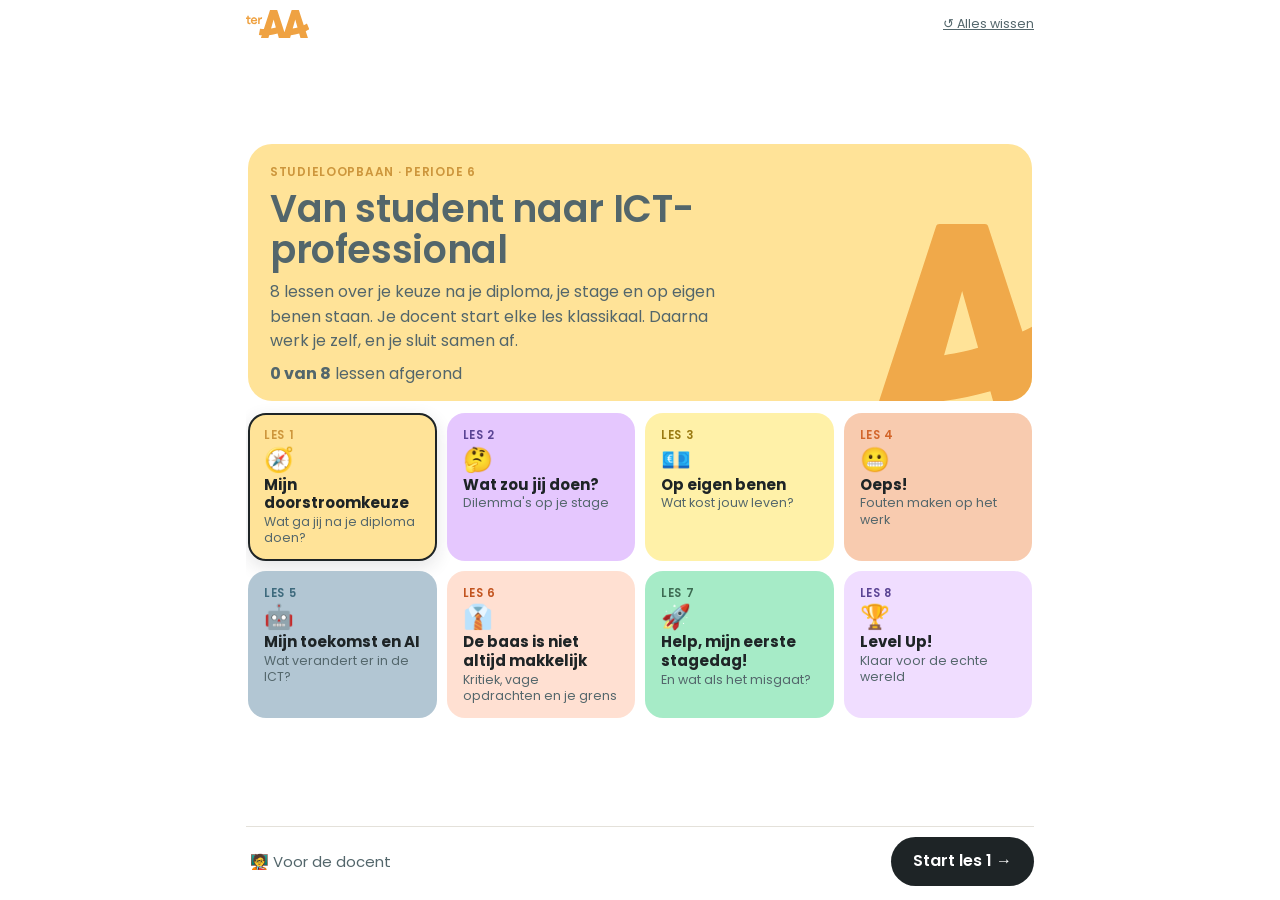
<file: slb-periode6.html>
<!doctype html>
<html lang="nl">
<head>
<meta charset="utf-8">
<meta name="viewport" content="width=device-width, initial-scale=1">
<title>SLB periode 6 · Van student naar ICT-professional</title>
<link rel="preconnect" href="https://fonts.googleapis.com">
<link href="https://fonts.googleapis.com/css2?family=Poppins:wght@400;500;600;700&display=swap" rel="stylesheet">
<style>
:root{
  /* Ter AA huisstijl */
  --basis:#EFA242;
  --oranje:#FF5900; --groen:#90F87B; --paars:#9447F0; --geel:#FADE29;
  --l-geel:#FFE398; --l-zalm:#F8CBAF; --l-mint:#A6EBC7; --l-lila:#E5C7FE; --l-blauw:#B2C6D3;
  --m-zalm:#FF996E; --m-groen:#26C373; --m-lila:#D594FF; --m-blauw:#6698AD;
  --d-oker:#CD963C; --d-oranje:#D2652A; --d-groen:#3D6B52; --d-paars:#5A4494; --d-grijs:#53666B;
  --tekst:#1E2426; --zacht:#53666B; --lijn:#E4E1DA; --bg:#FFFFFF; --vlak:#FBF8F2;
  --accent:var(--basis); --accent-l:var(--l-geel); --accent-d:var(--d-oker);
}
*{box-sizing:border-box}
html,body{margin:0}
[hidden]{display:none!important}
body{font-family:Poppins,Arial,sans-serif;color:var(--tekst);background:var(--bg);font-size:16px;line-height:1.55;min-height:100vh}
button,input,textarea,select{font:inherit;color:inherit}
.app{max-width:760px;margin:0 auto;padding:0 16px 80px;position:relative}
header.top{display:flex;align-items:center;justify-content:space-between;padding:18px 0 10px;gap:12px}
.logo{color:var(--basis);height:34px;display:block}
.logo svg{height:100%;width:auto;display:block}
.top-r{font-size:13px;color:var(--zacht);text-align:right}
.voortgang{height:8px;background:var(--vlak);border-radius:99px;overflow:hidden;margin:6px 0 4px}
.voortgang i{display:block;height:100%;width:0;background:var(--accent);border-radius:99px;transition:width .4s ease,background .3s}
.deelbalk{display:flex;gap:6px;font-size:12px;color:var(--zacht);margin-bottom:18px;flex-wrap:wrap}
.deelbalk span{padding:2px 10px;border-radius:99px;background:var(--vlak)}
.deelbalk span.nu{background:var(--accent-l);color:var(--tekst);font-weight:600}
.deelbalk span.klaar{opacity:.55}

.scherm{animation:in .35s ease}
@keyframes in{from{opacity:0;transform:translateY(8px)}to{opacity:1;transform:none}}
.label{display:inline-block;font-size:12px;font-weight:600;letter-spacing:.06em;text-transform:uppercase;color:var(--accent-d);margin-bottom:6px}
h1{font-weight:600;font-size:clamp(28px,6vw,44px);line-height:1.08;margin:0 0 14px;letter-spacing:-.01em}
h2{font-weight:600;font-size:clamp(21px,4.4vw,27px);line-height:1.25;margin:0 0 10px}
h3{font-weight:600;font-size:17px;margin:0 0 6px}
p{margin:0 0 12px}
.hint{color:var(--zacht);font-size:14px}
.kaart{background:#fff;border:1.5px solid var(--lijn);border-radius:18px;padding:20px}

/* hero */
.hero{position:relative;background:var(--l-geel);border-radius:24px;padding:34px 26px 28px;overflow:hidden;margin-bottom:20px}
.hero .grootA{position:absolute;right:-30px;bottom:-26px;width:250px;color:var(--basis);opacity:.9;pointer-events:none}
.hero .grootA svg{width:100%;height:auto;display:block}
.hero > *:not(.grootA){position:relative;z-index:1;max-width:470px}
.hero p{font-size:16px}
.stappen{display:grid;grid-template-columns:repeat(auto-fit,minmax(150px,1fr));gap:10px;margin:18px 0}
.stap{background:var(--vlak);border-radius:14px;padding:12px 14px;font-size:14px}
.stap b{display:block;font-size:13px;color:var(--d-oker)}
.velden{display:grid;grid-template-columns:2fr 1fr;gap:10px;margin:16px 0}
@media (max-width:520px){.velden{grid-template-columns:1fr}.hero .grootA{width:170px;opacity:.55}}
label.veld{display:block;font-size:13px;font-weight:500}
input[type=text],textarea,select{width:100%;border:1.5px solid var(--lijn);border-radius:12px;padding:11px 13px;background:#fff;margin-top:4px;outline:none;transition:border-color .2s}
input[type=text]:focus,textarea:focus,select:focus{border-color:var(--accent)}
textarea{min-height:96px;resize:vertical;line-height:1.5}

/* knoppen */
.knop{border:0;border-radius:99px;padding:13px 24px;font-weight:600;cursor:pointer;background:var(--tekst);color:#fff;display:inline-flex;align-items:center;gap:8px;transition:transform .1s,opacity .2s;text-decoration:none}
.knop:hover{transform:translateY(-1px)}
.knop:disabled{opacity:.35;cursor:not-allowed;transform:none}
.knop.oranje{background:var(--oranje);color:#fff}
.knop.licht{background:var(--vlak);color:var(--tekst)}
.knop.rand{background:#fff;border:1.5px solid var(--lijn);color:var(--tekst)}
.nav{display:flex;justify-content:space-between;align-items:center;margin-top:24px;gap:10px}
.terug{background:none;border:0;cursor:pointer;color:var(--zacht);padding:8px 4px;font-size:15px}
.terug:hover{color:var(--tekst)}

/* opties */
.opties{display:grid;gap:10px;margin-top:16px}
.optie{display:flex;align-items:center;gap:14px;text-align:left;width:100%;border:2px solid var(--lijn);background:#fff;border-radius:16px;padding:14px 16px;cursor:pointer;transition:border-color .15s,background .15s,transform .1s}
.optie:hover{border-color:var(--accent)}
.optie.aan{border-color:var(--accent);background:var(--accent-l)}
.optie .ico{font-size:26px;width:36px;text-align:center;flex:none}
.optie .tx b{display:block;font-weight:600}
.optie .tx small{color:var(--zacht);font-size:13.5px}
.optie .vink{margin-left:auto;width:24px;height:24px;border-radius:7px;border:2px solid var(--lijn);flex:none;display:grid;place-items:center;font-size:14px;color:#fff}
.optie.aan .vink{background:var(--tekst);border-color:var(--tekst)}
.opties.twee{grid-template-columns:1fr 1fr}
@media (max-width:560px){.opties.twee{grid-template-columns:1fr}}

.emoji{display:grid;grid-template-columns:repeat(5,1fr);gap:8px;margin-top:20px}
.emoji button{border:2px solid var(--lijn);background:#fff;border-radius:16px;padding:14px 4px 10px;cursor:pointer;display:flex;flex-direction:column;align-items:center;gap:4px;font-size:12.5px;color:var(--zacht);transition:.15s}
.emoji button span{font-size:clamp(28px,7vw,40px);line-height:1;filter:grayscale(.3)}
.emoji button:hover{border-color:var(--accent)}
.emoji button.aan{border-color:var(--accent);background:var(--accent-l);color:var(--tekst);font-weight:600}
.emoji button.aan span{filter:none;transform:scale(1.12)}

/* stelling */
.stelling{background:var(--accent-l);border-radius:22px;padding:28px 24px;position:relative;overflow:hidden;min-height:150px;display:flex;flex-direction:column;justify-content:center}
.stelling .nr{font-size:12px;font-weight:600;color:var(--accent-d);letter-spacing:.05em;text-transform:uppercase}
.stelling h2{margin:6px 0 0;max-width:600px}
.schaal{display:grid;grid-template-columns:repeat(4,1fr);gap:8px;margin-top:16px}
.schaal button{border:2px solid var(--lijn);background:#fff;border-radius:14px;padding:14px 6px;cursor:pointer;font-size:14px;font-weight:500;line-height:1.25;transition:.15s;display:flex;flex-direction:column;align-items:center;gap:6px}
.schaal button i{font-style:normal;font-size:22px}
.schaal button:hover{border-color:var(--accent)}
.schaal button.aan{background:var(--tekst);color:#fff;border-color:var(--tekst)}
@media (max-width:480px){.schaal{grid-template-columns:1fr 1fr}}

/* tussenscherm */
.tussen{border-radius:24px;padding:36px 26px;position:relative;overflow:hidden;background:var(--accent-l)}
.tussen .grootA{position:absolute;right:-20px;top:-10px;width:200px;color:var(--accent);opacity:.5}
.tussen .grootA svg{width:100%;height:auto}
.tussen > *:not(.grootA){position:relative}
.tussen .deelnr{font-size:64px;font-weight:700;line-height:1;color:var(--accent-d)}

/* uitslag */
.balken{display:grid;gap:10px;margin:16px 0 8px}
.balk{display:grid;grid-template-columns:minmax(120px,190px) 1fr 46px;align-items:center;gap:10px;font-size:14px}
.balk .bk{height:16px;background:var(--vlak);border-radius:99px;overflow:hidden}
.balk .bk i{display:block;height:100%;border-radius:99px;width:0;transition:width 1s cubic-bezier(.2,.8,.2,1)}
.balk b{text-align:right;font-weight:600}
@media (max-width:480px){.balk{grid-template-columns:1fr 46px}.balk .bk{grid-column:1/-1;grid-row:2}}
.top1{border-radius:22px;padding:24px;position:relative;overflow:hidden;margin:18px 0}
.top1 .grootA{position:absolute;right:-24px;bottom:-30px;width:180px;opacity:.35}
.top1 .grootA svg{width:100%;height:auto}
.top1 > *:not(.grootA){position:relative}
.chip{display:inline-block;font-size:12.5px;font-weight:600;padding:3px 11px;border-radius:99px;background:#fff;margin:0 6px 6px 0}
.top1 ul{margin:8px 0 12px;padding-left:20px}
.top1 li{margin-bottom:3px}
.redenen{background:var(--vlak);border-radius:16px;padding:16px 18px;margin:14px 0}
.redenen ul{margin:6px 0 0;padding-left:20px}
.route{border-left:5px solid var(--accent);background:#fff;padding:12px 16px;border-radius:0 14px 14px 0;margin:14px 0;box-shadow:0 0 0 1.5px var(--lijn) inset}
.link{color:var(--tekst);font-weight:600;text-decoration-color:var(--accent);text-decoration-thickness:2px;text-underline-offset:3px}
.andere{display:grid;grid-template-columns:1fr 1fr;gap:10px;margin-top:10px}
@media (max-width:560px){.andere{grid-template-columns:1fr}}
.andere .kaart{padding:14px 16px}
.andere .kaart b{display:block}
.andere .kaart small{color:var(--zacht)}

/* eindscherm */
.eind{background:var(--tekst);color:#fff;border-radius:24px;padding:26px 24px;position:relative;overflow:hidden}
.eind .grootA{position:absolute;right:-30px;top:-20px;width:220px;color:var(--basis);opacity:.25}
.eind .grootA svg{width:100%;height:auto}
.eind > *:not(.grootA){position:relative}
.eind .label{color:var(--l-geel)}
.eind h2{color:#fff}
.vak{margin:16px 0}
.vak > label{font-weight:600;font-size:14.5px;display:block}
.vak .hint{margin:2px 0 4px;font-size:13px}
.checks{display:grid;gap:6px;margin-top:6px}
.checks label{display:flex;gap:10px;align-items:flex-start;font-size:15px;cursor:pointer;padding:6px 2px}
.checks input{width:19px;height:19px;accent-color:var(--oranje);margin-top:3px;flex:none}
.acties{display:flex;flex-wrap:wrap;gap:10px;margin-top:20px}
.melding{font-size:14px;color:var(--d-groen);margin-top:10px;min-height:20px}
.klein{font-size:13px;color:var(--zacht)}
footer{margin-top:40px;font-size:12.5px;color:var(--zacht);display:flex;justify-content:space-between;gap:10px;flex-wrap:wrap}
footer button{background:none;border:0;color:var(--zacht);cursor:pointer;text-decoration:underline;padding:0;font-size:12.5px}

/* ===== Geen-scroll layout: alles past in het scherm, navigatie altijd zichtbaar ===== */
html,body{height:100%}
body{min-height:0;overflow:hidden}
.app{height:100vh;height:100dvh;display:flex;flex-direction:column;padding:0 16px;max-width:820px}
header.top{padding:10px 0 4px;flex:none}
.logo{height:28px}
.top-r{display:flex;align-items:center;gap:14px}
.top-r button{background:none;border:0;color:var(--zacht);cursor:pointer;text-decoration:underline;padding:0;font-size:12.5px}
.voortgang{flex:none;margin:4px 0 4px}
.deelbalk{flex:none;margin-bottom:10px}
main#scherm{flex:1;min-height:0;overflow-y:auto;overflow-x:hidden;padding:2px 2px 8px;display:flex;flex-direction:column}
main#scherm > .scherm{margin:auto 0}
#navbar{flex:none;display:flex;justify-content:space-between;align-items:center;gap:10px;padding:10px 0 14px;border-top:1.5px solid var(--lijn)}
#navbar .rechts{display:flex;gap:8px;align-items:center;flex-wrap:wrap;justify-content:flex-end}
#navbar .knop{padding:12px 22px}
h1{font-size:clamp(26px,5vw,38px);margin-bottom:10px}
h2{font-size:clamp(19px,3.6vw,24px);margin-bottom:6px}
p{margin-bottom:8px}
.hero{padding:22px 24px 18px;margin-bottom:12px}
.hero .grootA{width:190px;bottom:-22px}
.stappen{margin:10px 0;gap:8px}
.stap{padding:9px 12px;font-size:13px}
.velden{margin:10px 0 0}
.opties{gap:8px;margin-top:12px}
.optie{padding:10px 14px;gap:12px;border-radius:14px}
.optie .ico{font-size:22px;width:30px}
.optie .tx small{font-size:13px;line-height:1.35;display:block}
@media (min-width:700px){.opties.veel{grid-template-columns:1fr 1fr}}
.emoji{margin-top:14px}
.stelling{padding:22px 22px;min-height:120px}
.schaal{margin-top:12px}
.schaal button{padding:12px 6px}
.tussen{padding:28px 24px}
.tussen .deelnr{font-size:54px}
.balken{gap:8px;margin:10px 0 6px}
.top1{padding:20px 22px;margin:4px 0 0}
.top1 ul{margin:4px 0 8px}
.kolommen{display:grid;grid-template-columns:1fr 1fr;gap:6px 22px}
@media (max-width:620px){.kolommen{grid-template-columns:1fr}}
.redenen{margin:10px 0 0;padding:14px 18px}
.route{margin:6px 0 0}
.nr2{display:flex;gap:14px;align-items:center;border-radius:16px;padding:12px 16px;margin-top:12px}
.nr2 b{display:block}
.eind{padding:16px 20px;border-radius:18px}
.eind .grootA{width:140px;top:-14px}
.vak{margin:10px 0}
.checks{gap:2px}
.checks label{padding:4px 2px}
textarea{min-height:80px}
textarea.groot{min-height:170px;height:30vh}
.melding{margin-top:6px;min-height:0}
.melding:empty{display:none}
@media (max-height:700px){.stappen{display:none}.hero p{font-size:15px}}
@media (max-width:520px){.top-r #wie{display:none}}
@media (min-width:621px){.checks{grid-template-columns:1fr 1fr}}
.eind{padding:12px 18px}
.top1{padding:16px 20px}
.top1 li{margin-bottom:1px}
.top1 p{margin-bottom:6px}
/* compacte modus voor lage schermen (kleine laptops, ingezoomd) */
@media (max-height:640px){
  header.top{padding:6px 0 2px}.logo{height:24px}
  .deelbalk{display:none!important}.voortgang{margin:2px 0 8px;height:6px}
  h1{font-size:clamp(24px,4vw,30px);margin-bottom:6px}
  h2{font-size:clamp(18px,3vw,21px)}
  .label{margin-bottom:2px}
  .hint{font-size:13px}
  .optie{padding:7px 12px}.opties{gap:6px;margin-top:8px}
  .balken{gap:5px;margin:6px 0 4px}.balk .bk{height:13px}
  .redenen{padding:10px 16px;margin-top:8px}.redenen ul{margin-top:2px}
  .top1{padding:12px 18px}.top1 .chip{margin-bottom:2px}
  .kolommen p,.top1 p{margin-bottom:4px;font-size:15px}.top1 li{font-size:15px}
  .checks label{padding:2px}.vak{margin:6px 0}
  #navbar{padding:7px 0 9px}#navbar .knop{padding:10px 20px}
  .stelling{min-height:100px;padding:18px 20px}
  .hero{padding:16px 22px 14px}
}
/* telefoon: compacte keuzetegels */
@media (max-width:560px){
  .deelbalk{display:none!important}.voortgang{margin:2px 0 10px}
  h2{font-size:19px}
  .optie{position:relative;padding:8px 12px;gap:10px}
  .optie .tx b{font-size:14.5px;line-height:1.3}
  .optie .tx small{display:none}
  .optie .ico{font-size:20px;width:26px}
  .opties.twee{grid-template-columns:1fr 1fr;gap:6px}
  .opties.twee .optie{flex-direction:column;text-align:center;padding:8px 6px;gap:2px;justify-content:center}
  .opties.twee .optie .vink{position:absolute;top:5px;right:5px;width:18px;height:18px;font-size:11px;border-radius:5px}
  .opties.twee .optie .tx b{font-size:13.5px}
  .schaal button{padding:9px 4px;font-size:13px}
  .stelling{min-height:0;padding:18px}
  .hero .grootA{width:120px;opacity:.4}
}
@media print{header.top .top-r,.voortgang,.deelbalk,#navbar{display:none}body{overflow:visible}.app{height:auto}.eind{background:#fff;color:#000;border:2px solid #000}.eind h2{color:#000}}

/* ===================== Module SLB periode 6 ===================== */
.scherm.stil{animation:none}
.top-r a.toplink,.top-r a.toplink:visited{color:var(--zacht);font-size:12.5px;text-decoration:underline}
.top-r a.toplink:hover{color:var(--tekst)}
a.terug{text-decoration:none}
.fase{display:inline-flex;align-items:center;gap:4px;font-size:11px;font-weight:600;letter-spacing:.02em;text-transform:none;padding:2px 9px;border-radius:99px;background:var(--accent-l);color:var(--tekst);margin-left:6px;vertical-align:1px}
.fase.k{background:var(--tekst);color:#fff}
.hero .fase,.tussen .fase{background:#fff}.hero .fase.k,.tussen .fase.k{background:var(--tekst)}
.deelbalk .lesnaam{background:var(--tekst);color:#fff;font-weight:600}
.hero.klein{padding:18px 22px 14px}
.voortgangtekst{font-size:14px;margin:4px 0 0!important}
.lesgrid{display:grid;grid-template-columns:repeat(4,1fr);gap:10px}
@media (max-width:760px){.lesgrid{grid-template-columns:1fr 1fr}}
.les-tegel{position:relative;display:flex;flex-direction:column;gap:1px;text-decoration:none;color:var(--tekst);background:var(--kl);border-radius:18px;padding:12px 14px;min-height:122px;border:2px solid transparent;transition:transform .12s,border-color .15s}
.les-tegel:hover{transform:translateY(-2px);border-color:var(--k)}
.les-tegel .lnr{font-size:11.5px;font-weight:600;letter-spacing:.06em;text-transform:uppercase;color:var(--kd)}
.les-tegel .lico{font-size:24px;line-height:1.2}
.les-tegel b{font-size:15px;line-height:1.25}
.les-tegel small{font-size:12.5px;color:var(--zacht);line-height:1.3}
.les-tegel .st{position:absolute;top:10px;right:10px;font-size:11px;font-weight:600;padding:2px 8px;border-radius:99px;background:#fff}
.les-tegel .st.klaar{background:var(--tekst);color:#fff}
.les-tegel.volgende{border-color:var(--tekst);box-shadow:0 6px 18px rgba(30,36,38,.12)}
.doel{display:grid;grid-template-columns:1fr 1fr;gap:10px}
@media (max-width:620px){.doel{grid-template-columns:1fr}}
.doel .kaart{padding:12px 16px;border-radius:16px}
.doel ul{margin:2px 0 0;padding-left:18px;font-size:14.5px}
ul.prog{list-style:none;padding:0}
.prog li{display:flex;gap:10px;font-size:14px;margin-bottom:2px;line-height:1.35}
.prog li b{min-width:52px;color:var(--accent-d);flex:none}
.situatie{background:var(--vlak);border-left:5px solid var(--accent);border-radius:0 14px 14px 0;padding:10px 14px;margin:2px 0 10px;font-size:15.5px;line-height:1.45}
.fb{border-radius:14px;padding:10px 14px;margin-top:10px;font-size:14.5px;line-height:1.45;display:flex;gap:10px;align-items:flex-start;animation:in .3s ease}
.fb:empty{display:none}
.fb .fi{font-size:22px;line-height:1.1}
.fb.goed{background:#DDF7E9}.fb.kan{background:#FFF3CC}.fb.fout{background:#FDE3D6}
.optie.goed{border-color:var(--m-groen);background:#EAFBF2}
.optie.kan{border-color:var(--basis);background:#FFF6DC}
.optie.fout{border-color:var(--m-zalm);background:#FFF0E8}
.optie.beste{border-style:dashed;border-color:var(--m-groen)}
.optie:disabled{cursor:default;color:var(--tekst)}
.optie .oi{margin-left:auto;font-size:18px;flex:none}
.optie .bedrag{margin-left:auto;font-weight:700;white-space:nowrap;padding-left:10px}
.schaal.drie{grid-template-columns:repeat(3,1fr)}
@media (max-width:480px){.schaal.drie{grid-template-columns:repeat(3,1fr)}}
.punten{display:grid;grid-template-columns:repeat(auto-fit,minmax(150px,1fr));gap:8px;margin-top:10px}
.punt{background:var(--accent-l);border-radius:14px;padding:10px 12px;font-size:14px;line-height:1.4}
.punt .pi{font-size:22px;display:block}
.punt b{display:block;font-size:14.5px}
.rkaart{background:var(--accent-l);border-radius:20px;padding:20px 22px;font-size:clamp(17px,2.6vw,21px);font-weight:500;line-height:1.35;min-height:92px;display:flex;align-items:center;margin:8px 0 10px}
.bakken{display:grid;grid-template-columns:repeat(auto-fit,minmax(95px,1fr));gap:8px}
.bakken button{border:2px solid var(--lijn);background:#fff;border-radius:14px;padding:10px 8px;cursor:pointer;font-weight:600;font-size:14.5px;display:flex;flex-direction:column;align-items:center;gap:2px;transition:.15s}
.bakken button i{font-style:normal;font-size:24px}
.bakken button:hover:not(:disabled){border-color:var(--accent)}
.bakken button.goed{border-color:var(--m-groen);background:#EAFBF2}
.bakken button.fout{border-color:var(--m-zalm);background:#FFF0E8}
.bakken button:disabled{cursor:default;color:var(--tekst)}
.bakken button:disabled:not(.goed):not(.fout){opacity:.5}
.stippen{display:flex;gap:5px;align-items:center;margin:2px 0 0}
.stippen i{width:10px;height:10px;border-radius:50%;background:var(--lijn)}
.stippen i.g{background:var(--m-groen)}.stippen i.f{background:var(--m-zalm)}.stippen i.nu{background:var(--tekst)}
.stippen .klein{margin-left:6px}
.score{font-size:58px;font-weight:700;line-height:1;color:var(--accent-d)}
.volg{display:grid;gap:6px;margin-top:8px}
.vrij{display:flex;align-items:center;gap:10px;border:2px solid var(--lijn);border-radius:14px;padding:6px 8px 6px 10px;background:#fff;font-size:14.5px;line-height:1.3}
.vrij .vn{width:26px;height:26px;border-radius:50%;background:var(--accent-l);display:grid;place-items:center;font-weight:700;font-size:13px;flex:none}
.vrij .vt{flex:1}
.vrij button{border:1.5px solid var(--lijn);background:var(--vlak);border-radius:9px;width:34px;height:30px;cursor:pointer;font-size:15px;flex:none}
.vrij button:hover:not(:disabled){border-color:var(--accent)}
.vrij button:disabled{opacity:.3;cursor:default}
.vrij.goed{border-color:var(--m-groen);background:#EAFBF2}.vrij.fout{border-color:var(--m-zalm);background:#FFF0E8}
.linkknop{background:none;border:0;padding:0;cursor:pointer;font-weight:600;text-decoration:underline;text-decoration-color:var(--accent);text-underline-offset:3px;font-size:14px}
.starters{display:flex;flex-wrap:wrap;gap:6px;margin:6px 0}
.starters button{border:1.5px dashed var(--accent-d);background:#fff;border-radius:99px;padding:4px 12px;font-size:13px;cursor:pointer}
.starters button:hover{background:var(--accent-l)}
.saldo{display:flex;gap:8px;flex-wrap:wrap;margin:0 0 10px}
.saldo span{background:var(--vlak);border-radius:12px;padding:6px 12px;font-size:12.5px;line-height:1.25}
.saldo span b{display:block;font-size:17px}
.saldo .over{background:#DDF7E9}.saldo .over.min{background:#FDE3D6}
.tabel{width:100%;border-collapse:collapse;font-size:14px}
.tabel td{padding:4px 6px;border-bottom:1px solid var(--lijn)}
.tabel td:last-child{text-align:right;font-weight:600;white-space:nowrap}
.tabel tr.tot td{border-bottom:0;font-weight:700;font-size:15.5px;padding-top:8px}
.mijn{margin:4px 0 6px;line-height:2}
.chip.v{background:var(--vlak);margin:0 4px 0 0}
.vragen{display:grid;gap:8px;margin-top:8px;counter-reset:v}
.vraag{display:flex;gap:12px;align-items:center;background:var(--accent-l);border-radius:16px;padding:11px 16px;font-size:clamp(15.5px,2.2vw,18px);font-weight:500;line-height:1.35}
.vraag::before{counter-increment:v;content:counter(v);width:30px;height:30px;border-radius:50%;background:#fff;display:grid;place-items:center;font-weight:700;flex:none;font-size:15px}
.tabs{display:flex;gap:6px;flex-wrap:wrap;margin:6px 0 8px}
.tabs button{border:2px solid var(--lijn);background:#fff;border-radius:99px;padding:5px 14px;cursor:pointer;font-weight:600;font-size:13.5px}
.tabs button:hover{border-color:var(--accent)}
.tabs button.aan{background:var(--tekst);color:#fff;border-color:var(--tekst)}
.rol{border-radius:18px;padding:14px 18px;background:var(--accent-l);font-size:15.5px;animation:in .3s ease}
.rol .rl{font-size:12px;font-weight:700;letter-spacing:.06em;text-transform:uppercase;color:var(--accent-d)}
.verborgen{border:2px dashed var(--lijn);border-radius:18px;padding:18px;text-align:center;color:var(--zacht);font-size:14.5px}
.formgrid{display:grid;grid-template-columns:1fr 1fr;gap:8px 14px;margin-top:6px}
@media (max-width:560px){.formgrid{grid-template-columns:1fr}}
.formgrid label{font-size:13px;font-weight:500}
.formgrid input{padding:8px 11px;margin-top:2px}
.spiek{border:2.5px solid var(--tekst);border-radius:18px;padding:12px 18px;background:#fff;display:grid;grid-template-columns:1fr 1fr;gap:2px 22px;font-size:14px}
.spiek h3{grid-column:1/-1;margin:0 0 2px;display:flex;justify-content:space-between;align-items:center}
.spiek .mini-logo{height:18px;color:var(--basis)}.spiek .mini-logo svg{height:100%;width:auto;display:block}
.spiek .r{display:flex;flex-direction:column;border-bottom:1px dashed var(--lijn);padding:3px 0;line-height:1.35}
.spiek .r small{font-size:11px;color:var(--zacht)}
.spiek .breed{grid-column:1/-1}
.spiek .leeg{color:var(--lijn)}
@media (max-width:560px){.spiek{grid-template-columns:1fr}}
.tb{display:grid;gap:5px;margin-top:6px}
.tb > div{display:flex;gap:10px;align-items:flex-start;background:var(--vlak);border-radius:12px;padding:6px 12px;font-size:14px;line-height:1.35}
.tb > div > span{font-size:20px}
.tb b{display:block;font-size:12.5px;color:var(--zacht);font-weight:600}
.docent details{border:1.5px solid var(--lijn);border-radius:16px;padding:10px 16px;margin-bottom:8px;background:#fff}
.docent summary{cursor:pointer;font-weight:600;list-style:none;display:flex;gap:10px;align-items:center;flex-wrap:wrap}
.docent summary::-webkit-details-marker{display:none}
.docent summary .dot{width:12px;height:12px;border-radius:50%;flex:none}
.docent details[open] summary{margin-bottom:6px}
.docent h4{margin:10px 0 2px;font-size:14px}
.docent ul,.docent ol{margin:2px 0 6px;padding-left:20px;font-size:14.5px}
.docent li{margin-bottom:2px}
.docent p{font-size:14.5px}
.cert{text-align:center;padding:26px 22px!important}
.cert .lvl{font-size:clamp(40px,8vw,64px);font-weight:700;line-height:1;color:var(--basis);letter-spacing:-.02em;margin-top:6px}
.cert .grootA{opacity:.18}
@media (max-height:720px){
  .les-tegel{min-height:0;padding:10px 12px}
  .les-tegel .lico{font-size:20px}
  .hero.klein{padding:14px 20px 10px}
  .hero.klein h1{font-size:clamp(24px,4vw,32px)}
}
@media (max-height:640px){
  .situatie{padding:8px 12px;margin-bottom:6px;font-size:14.5px}
  .rkaart{min-height:70px;padding:14px 18px;margin:6px 0 8px}
  .fb{padding:8px 12px;margin-top:6px;font-size:14px}
  .vraag{padding:8px 14px}
  .vrij{padding:4px 8px}
  .doel ul,.prog li{font-size:13.5px}
}
@media print{
  body *{visibility:hidden}
  .print,.print *{visibility:visible}
  .print{position:absolute;left:0;top:0;width:100%}
  .docent,.docent *{visibility:visible}
  .docent{position:absolute;left:0;top:0;width:100%}
  .docent details{break-inside:avoid}
}

.hero{background:var(--accent-l)}.hero .grootA{color:var(--accent)}
</style>
</head>
<body>
<div class="app">
  <header class="top">
    <a class="logo" href="#" aria-label="Ter AA · alle lessen"><svg xmlns="http://www.w3.org/2000/svg" viewBox="0 0 136.12 60.18" fill="currentColor" fill-rule="evenodd"><path d="M136.02 41.34L131.17 29.63C131.03 29.30 130.65 29.17 130.34 29.35C128.32 30.49 126.26 31.55 124.14 32.54L113.75 0.68C113.62 0.27 113.23 0.00 112.80 0.00L98.95 0.00C98.52 0.00 98.14 0.27 98.00 0.68L82.62 47.82L82.62 47.83L67.23 0.68C67.10 0.27 66.71 0.00 66.29 0.00L52.43 0.00C52.00 0.00 51.62 0.27 51.48 0.68L38.39 40.81C38.39 40.81 38.39 40.81 38.38 40.81C36.39 40.79 33.69 40.67 30.72 40.34C30.42 40.31 30.14 40.51 30.08 40.81L27.72 53.23C27.66 53.52 27.86 53.79 28.15 53.82C30.07 54.04 32.02 54.21 33.97 54.33C33.97 54.33 33.98 54.33 33.97 54.33L32.06 60.18C32.06 60.18 32.06 60.18 32.06 60.18L48.12 60.18C48.12 60.18 48.12 60.18 48.12 60.18C48.97 57.18 49.86 54.04 49.86 54.04C55.95 53.47 62.00 52.34 67.90 50.68C67.89 50.68 69.33 55.79 70.57 60.18L70.58 60.18L94.65 60.18L94.66 60.18C95.42 57.47 96.39 54.04 96.39 54.04C102.49 53.47 108.53 52.34 114.43 50.68C114.43 50.68 115.90 55.91 117.11 60.18L133.17 60.18L128.42 45.63C130.94 44.51 133.40 43.28 135.80 41.96C136.03 41.84 136.12 41.57 136.02 41.34M53.88 39.75L59.35 20.33C59.35 20.32 59.35 20.32 59.35 20.33L64.18 37.50C64.19 37.51 64.18 37.51 64.18 37.51C62.34 38.09 57.83 39.15 53.88 39.75C53.88 39.75 53.88 39.75 53.88 39.75M100.41 39.75L105.88 20.32L110.72 37.51C108.88 38.09 104.36 39.15 100.41 39.75"/><path d="M4.20 29.70C3.54 29.15 3.13 28.55 2.98 27.89C2.82 27.24 2.74 26.51 2.74 25.72L2.74 22.39L2.74 19.14L1.36 19.14L0.00 19.14L0.00 16.23L1.38 16.23L2.74 16.23L2.74 14.41L2.74 12.62L2.74 12.27L5.95 12.27L5.95 12.81L5.95 14.55L5.95 16.23L7.88 16.23L9.76 16.23L9.76 19.14L7.85 19.14L5.95 19.14L5.95 20.75L5.95 22.33L5.95 23.47L5.95 24.59L5.95 24.64C5.95 25.24 5.99 25.74 6.05 26.14C6.12 26.54 6.29 26.88 6.56 27.17C6.84 27.46 7.26 27.61 7.85 27.61C8.41 27.61 9.02 27.45 9.66 27.14L9.76 27.09L9.76 29.97C9.43 30.16 9.04 30.29 8.60 30.39C8.16 30.48 7.70 30.52 7.20 30.52C5.85 30.52 4.85 30.25 4.20 29.70"/><path d="M13.91 29.61C12.81 29.01 11.96 28.15 11.35 27.05C10.73 25.95 10.42 24.67 10.42 23.23C10.42 21.82 10.72 20.55 11.32 19.43C11.92 18.31 12.74 17.43 13.80 16.79C14.85 16.15 16.04 15.83 17.37 15.83C18.53 15.83 19.62 16.09 20.62 16.61C21.63 17.14 22.44 17.95 23.08 19.05C23.71 20.16 24.02 21.53 24.02 23.18L24.02 24.07L13.69 24.07C13.77 24.82 13.99 25.46 14.36 25.99C14.72 26.52 15.18 26.92 15.73 27.20C16.28 27.47 16.89 27.61 17.57 27.61C18.35 27.61 19.05 27.40 19.66 26.99C20.28 26.57 20.73 25.98 21.03 25.22L24.10 26.41C23.60 27.64 22.78 28.64 21.63 29.39C20.49 30.15 19.14 30.52 17.60 30.52C16.23 30.52 15.01 30.22 13.91 29.61M20.14 19.95C19.82 19.49 19.42 19.17 18.93 18.97C18.44 18.77 17.91 18.67 17.35 18.67C16.72 18.67 16.16 18.79 15.68 19.04C15.20 19.29 14.80 19.65 14.49 20.11C14.19 20.58 13.98 21.10 13.86 21.68L20.71 21.68C20.64 20.98 20.45 20.41 20.14 19.95"/><path d="M26.11 16.23L29.27 16.23L29.27 16.65L29.27 17.58L29.27 18.49L29.37 18.49C29.75 17.70 30.29 17.05 30.98 16.56C31.67 16.07 32.46 15.83 33.36 15.83C33.84 15.83 34.33 15.92 34.76 16.09L34.14 19.64C33.83 19.56 33.31 19.51 33.05 19.51C32.08 19.51 31.31 19.74 30.75 20.24C30.20 20.75 29.82 21.34 29.62 22.06C29.42 22.78 29.32 23.52 29.32 24.42L29.32 24.52L29.32 30.10L26.11 30.10L26.11 16.23"/></svg></a>
    <div class="top-r"><span id="wie"></span><span id="toplinks" style="display:flex;gap:14px;align-items:center"></span></div>
  </header>
  <div class="voortgang" id="vgWrap" hidden><i id="vg"></i></div>
  <div class="deelbalk" id="deelbalk" hidden></div>
  <main id="scherm"></main>
  <nav id="navbar"></nav>
</div>
<script>
const A_SVG = `<svg xmlns="http://www.w3.org/2000/svg" viewBox="0 0 57.54 60.18" fill="currentColor" fill-rule="evenodd"><path d="M57.44 41.34L52.58 29.63C52.45 29.30 52.06 29.17 51.76 29.34C49.74 30.49 47.67 31.55 45.56 32.54L35.16 0.68C35.03 0.27 34.65 0.00 34.22 0.00L20.36 0.00C19.93 0.00 19.55 0.27 19.42 0.68L0.00 60.18L16.07 60.18C16.84 57.47 17.81 54.04 17.81 54.04C23.90 53.47 29.95 52.34 35.85 50.68C35.85 50.68 37.32 55.91 38.52 60.18L54.59 60.18L49.83 45.63C52.35 44.51 54.82 43.28 57.22 41.96C57.44 41.84 57.54 41.57 57.44 41.34M21.83 39.75L27.30 20.32L32.14 37.51C30.29 38.09 25.78 39.15 21.83 39.75"/></svg>`;
const LOGO = `<svg xmlns="http://www.w3.org/2000/svg" viewBox="0 0 136.12 60.18" fill="currentColor" fill-rule="evenodd"><path d="M136.02 41.34L131.17 29.63C131.03 29.30 130.65 29.17 130.34 29.35C128.32 30.49 126.26 31.55 124.14 32.54L113.75 0.68C113.62 0.27 113.23 0.00 112.80 0.00L98.95 0.00C98.52 0.00 98.14 0.27 98.00 0.68L82.62 47.82L82.62 47.83L67.23 0.68C67.10 0.27 66.71 0.00 66.29 0.00L52.43 0.00C52.00 0.00 51.62 0.27 51.48 0.68L38.39 40.81C38.39 40.81 38.39 40.81 38.38 40.81C36.39 40.79 33.69 40.67 30.72 40.34C30.42 40.31 30.14 40.51 30.08 40.81L27.72 53.23C27.66 53.52 27.86 53.79 28.15 53.82C30.07 54.04 32.02 54.21 33.97 54.33C33.97 54.33 33.98 54.33 33.97 54.33L32.06 60.18C32.06 60.18 32.06 60.18 32.06 60.18L48.12 60.18C48.12 60.18 48.12 60.18 48.12 60.18C48.97 57.18 49.86 54.04 49.86 54.04C55.95 53.47 62.00 52.34 67.90 50.68C67.89 50.68 69.33 55.79 70.57 60.18L70.58 60.18L94.65 60.18L94.66 60.18C95.42 57.47 96.39 54.04 96.39 54.04C102.49 53.47 108.53 52.34 114.43 50.68C114.43 50.68 115.90 55.91 117.11 60.18L133.17 60.18L128.42 45.63C130.94 44.51 133.40 43.28 135.80 41.96C136.03 41.84 136.12 41.57 136.02 41.34M53.88 39.75L59.35 20.33C59.35 20.32 59.35 20.32 59.35 20.33L64.18 37.50C64.19 37.51 64.18 37.51 64.18 37.51C62.34 38.09 57.83 39.15 53.88 39.75C53.88 39.75 53.88 39.75 53.88 39.75M100.41 39.75L105.88 20.32L110.72 37.51C108.88 38.09 104.36 39.15 100.41 39.75"/><path d="M4.20 29.70C3.54 29.15 3.13 28.55 2.98 27.89C2.82 27.24 2.74 26.51 2.74 25.72L2.74 22.39L2.74 19.14L1.36 19.14L0.00 19.14L0.00 16.23L1.38 16.23L2.74 16.23L2.74 14.41L2.74 12.62L2.74 12.27L5.95 12.27L5.95 12.81L5.95 14.55L5.95 16.23L7.88 16.23L9.76 16.23L9.76 19.14L7.85 19.14L5.95 19.14L5.95 20.75L5.95 22.33L5.95 23.47L5.95 24.59L5.95 24.64C5.95 25.24 5.99 25.74 6.05 26.14C6.12 26.54 6.29 26.88 6.56 27.17C6.84 27.46 7.26 27.61 7.85 27.61C8.41 27.61 9.02 27.45 9.66 27.14L9.76 27.09L9.76 29.97C9.43 30.16 9.04 30.29 8.60 30.39C8.16 30.48 7.70 30.52 7.20 30.52C5.85 30.52 4.85 30.25 4.20 29.70"/><path d="M13.91 29.61C12.81 29.01 11.96 28.15 11.35 27.05C10.73 25.95 10.42 24.67 10.42 23.23C10.42 21.82 10.72 20.55 11.32 19.43C11.92 18.31 12.74 17.43 13.80 16.79C14.85 16.15 16.04 15.83 17.37 15.83C18.53 15.83 19.62 16.09 20.62 16.61C21.63 17.14 22.44 17.95 23.08 19.05C23.71 20.16 24.02 21.53 24.02 23.18L24.02 24.07L13.69 24.07C13.77 24.82 13.99 25.46 14.36 25.99C14.72 26.52 15.18 26.92 15.73 27.20C16.28 27.47 16.89 27.61 17.57 27.61C18.35 27.61 19.05 27.40 19.66 26.99C20.28 26.57 20.73 25.98 21.03 25.22L24.10 26.41C23.60 27.64 22.78 28.64 21.63 29.39C20.49 30.15 19.14 30.52 17.60 30.52C16.23 30.52 15.01 30.22 13.91 29.61M20.14 19.95C19.82 19.49 19.42 19.17 18.93 18.97C18.44 18.77 17.91 18.67 17.35 18.67C16.72 18.67 16.16 18.79 15.68 19.04C15.20 19.29 14.80 19.65 14.49 20.11C14.19 20.58 13.98 21.10 13.86 21.68L20.71 21.68C20.64 20.98 20.45 20.41 20.14 19.95"/><path d="M26.11 16.23L29.27 16.23L29.27 16.65L29.27 17.58L29.27 18.49L29.37 18.49C29.75 17.70 30.29 17.05 30.98 16.56C31.67 16.07 32.46 15.83 33.36 15.83C33.84 15.83 34.33 15.92 34.76 16.09L34.14 19.64C33.83 19.56 33.31 19.51 33.05 19.51C32.08 19.51 31.31 19.74 30.75 20.24C30.20 20.75 29.82 21.34 29.62 22.06C29.42 22.78 29.32 23.52 29.32 24.42L29.32 24.52L29.32 30.10L26.11 30.10L26.11 16.23"/></svg>`;
/* ================== INHOUD VAN DE LESSEN ==================
   Schermtypes: intro, stelling, tussen, info, kies, multi, ronde, volgorde, tekst,
   uitdaging, baan, post, overzicht, verrassing, rollen, spiekform, spiekkaart, terugblik, cert.
   Na het laatste scherm voegt de app automatisch toe: tussen (fase 3), nabespreking, feedback, klaar.
   kies-opties: [icoon, tekst, 'goed'|'kan'|'fout', toelichting]
   ronde-items: [kaarttekst, juiste bak, toelichting]
*/
const PROG = (midden) => [['15', 'Intro en binnenkomer · klassikaal'], ['45', midden + ' · zelfstandig'], ['25', 'Nabespreking · klassikaal'], ['5', 'Feedback en afsluiten']];

const UITDAGINGEN = [
  ['🙋', 'Ik stel elke dag minstens één vraag'],
  ['🔎', 'Ik vraag zelf om werk als ik klaar ben'],
  ['⏰', 'Ik ben elke dag op tijd, en ik bel als dat niet lukt'],
  ['💬', 'Ik vraag elke week om feedback'],
  ['📵', 'Mijn telefoon blijft in mijn tas tijdens het werk'],
  ['🤝', 'Ik stel me voor aan iedereen op de afdeling']
];

/* ---------- Les 3: budget ---------- */
const BANEN = [
  ['🎧', 'Servicedesk-medewerker, 32 uur per week', 1650],
  ['🖥️', 'ICT-medewerker, 40 uur per week', 1950],
  ['🚀', 'Systeembeheerder, later met niveau 4', 2450]
];
const POSTEN = [
  {k: 'wonen', titel: 'Waar ga je wonen?', hint: 'Bij een kamer, studio en appartement zitten energie, water en internet erbij.', opts: [
    ['🏡', 'Thuis wonen en kostgeld betalen', 250], ['🛏️', 'Een kamer in een studentenhuis', 600], ['🏢', 'Een studio voor jezelf', 950], ['🏙️', 'Een eigen appartement', 1300]]},
  {k: 'vervoer', titel: 'Hoe ga je naar je werk?', hint: 'Bij de auto horen ook benzine, verzekering en wegenbelasting.', opts: [
    ['🚲', 'Fiets', 20], ['🚌', 'Openbaar vervoer', 120], ['🛵', 'Scooter', 90], ['🚗', 'Auto', 375]]},
  {k: 'eten', titel: 'Eten en boodschappen', hint: 'Woon je thuis? Dan betaal je met je kostgeld al een deel van het eten. Kies dan liefst "zuinig".', opts: [
    ['🥕', 'Zelf koken en zuinig doen', 225], ['🍝', 'Normaal boodschappen doen', 325], ['🍔', 'Vaak eten laten bezorgen', 550]]},
  {k: 'tel', titel: 'Je telefoon', hint: '', opts: [
    ['📶', 'Sim-only (je houdt je oude telefoon)', 15], ['📱', 'Abonnement met een nieuwe telefoon', 55]]},
  {k: 'abo', titel: 'Abonnementen', hint: 'Denk aan Netflix, Spotify, Game Pass of de sportschool.', opts: [
    ['🚫', 'Geen abonnementen', 0], ['📺', 'Eén of twee streamingdiensten', 25], ['🎮', 'Streaming, games én sportschool', 80]]},
  {k: 'uit', titel: 'Uitgaan, kleding en hobby\'s', hint: '', opts: [
    ['☕', 'Weinig', 75], ['🎟️', 'Gemiddeld', 175], ['🥳', 'Veel', 350]]}
];
const VAST = [['🩺', 'Zorgverzekering (verplicht vanaf je 18e)', 160], ['🧴', 'Verzorging, kapper en overig', 60]];
const VERRASSINGEN = [
  ['💻', 'Je laptop valt van tafel. De reparatie kost', 450],
  ['🚦', 'Je rijdt door rood en krijgt een boete van', 290],
  ['🦷', 'Je moet naar de tandarts. Niet alles wordt vergoed. Je betaalt', 180],
  ['🚲', 'Je fiets is gestolen. Een tweedehands fiets kost', 250],
  ['📱', 'Je telefoonscherm is gebarsten. Een nieuw scherm kost', 160]
];
const VERR_OPTS = [
  ['🛍️', 'Achteraf betalen of in termijnen (bijvoorbeeld met Klarna)', 'fout', 'Dat voelt makkelijk, maar je schuift het probleem alleen voor je uit. Betaal je te laat? Dan komen er kosten bij en kun je een BKR-registratie krijgen. Dan krijg je later moeilijker een lening of een telefoonabonnement.'],
  ['💳', 'Rood staan op mijn bankrekening', 'fout', 'Rood staan kost rente. En je begint volgende maand al met min.'],
  ['✂️', 'Volgende maand minder uitgeven, bijvoorbeeld minder uitgaan en bezorgen', 'goed', 'Slim: je past je eigen uitgaven aan. Nog beter: spaar elke maand een buffer voor pech.'],
  ['👨‍👩‍👧', 'Geld lenen van mijn ouders of familie', 'kan', 'Dat kan, als je duidelijke afspraken maakt over het terugbetalen.'],
  ['🐷', 'Betalen van mijn spaargeld (buffer)', 'goed', 'Daar is een buffer voor! Vul hem daarna wel weer aan.']
];

/* ---------- Les 7: spiekbrief ---------- */
const SPIEK = [['bedrijf', '🏢 Stagebedrijf'], ['adres', '📍 Adres'], ['tijd', '⏰ Begintijd'], ['po', '👔 Praktijkopleider'], ['potel', '📞 Telefoon praktijkopleider'], ['bpv', '🏫 BPV-docent'], ['bpvtel', '📞 Telefoon of mail BPV-docent'], ['vp', '🤝 Vertrouwenspersoon van school']];

const LESSEN = [
/* ===================================================== LES 1 */
{nr: 1, extern: 'slb-doorstroomkeuze.html', ico: '🧭', titel: 'Mijn doorstroomkeuze', sub: 'Wat ga jij na je diploma doen?', kleur: ['#EFA242', '#FFE398', '#CD963C'],
 doelen: ['Je weet welke vervolgopleiding bij je past', 'Je maakt een onderbouwde keuze', 'Je mailt je keuze naar je SLB\'er'],
 programma: [['15', 'Intro: wie weet al wat hij gaat doen? · klassikaal'], ['50', 'App "Mijn doorstroomkeuze" · zelfstandig'], ['20', 'Nabespreking · klassikaal'], ['5', 'Mail versturen']],
 docent: {voor: 'Zorg dat studenten de app kunnen openen. Plan tijd in om de mail met hun keuze te versturen.',
   intro: ['Vraag: wie weet al wat hij of zij na de zomer gaat doen? En wie twijfelt nog?', 'Leg uit: de app geeft advies, maar de student kiest zelf.', 'Laat aan het eind zien hoe ze de mail versturen (of kopiëren en zelf mailen).'],
   zelf: 'Studenten doorlopen de app in 4 delen: terugblik, wat past bij jou, jouw route en uitslag met keuze. Ze sluiten af met een mail aan jou.',
   tip: 'Gebruik de mails voor de SLB-gesprekken. Wie twijfelt, plant een gesprek of gaat naar een open dag. De keuze komt terug in les 5 en les 8.'},
 nabespreking: ['Wie had een uitslag die je niet had verwacht?', 'Wie twijfelt nog? Wat heb je nodig om te kiezen?', 'Welke volgende stap zet je deze maand?']},

/* ===================================================== LES 2 */
{nr: 2, ico: '🤔', titel: 'Wat zou jij doen?', sub: 'Dilemma\'s op je stage', kleur: ['#9447F0', '#E5C7FE', '#5A4494'],
 doelen: ['Je weet wat een praktijkopleider van een stagiair verwacht', 'Je kunt uitleggen waarom je iets kiest', 'Je kiest een persoonlijke stage-uitdaging'],
 programma: PROG('8 dilemma\'s en je eigen dilemma'),
 docent: {voor: 'Optioneel: hang A, B, C en D in de vier hoeken van het lokaal.',
   intro: ['Vraag: wat ergert een baas het meest aan een stagiair? Verzamel 3 antwoorden op het bord.', 'Laat de stelling kiezen op de laptop. Vraag daarna 2 of 3 studenten: waarom?', 'Leg uit: bij een dilemma gaat het om je reden, niet om één goed antwoord.', 'Studenten mogen in duo\'s werken en overleggen.'],
   zelf: 'Acht situaties: kiezen, feedback lezen, verder. Daarna bedenken ze zelf een dilemma uit hun stage of bijbaan en kiezen ze een stage-uitdaging. Die komt terug in les 7 en 8.',
   tip: 'Kies in de nabespreking een dilemma waarover de klas verdeeld is. Laat studenten in de hoek van hun antwoord gaan staan. Laat ook een paar eigen dilemma\'s voorlezen, of verzamel ze met Veeg & Deel.'},
 nabespreking: ['Welk dilemma vond je het moeilijkst? Waarom?', 'Bij welk dilemma koos jij anders dan de praktijkopleider? Verdedig je keuze.', 'Lees je eigen dilemma voor. Wat zou de klas doen?', 'Welke stage-uitdaging heb je gekozen?'],
 schermen: [
  {type: 'intro', tekst: 'Op stage kom je situaties tegen waar geen handboek voor is. Vandaag oefen je met keuzes maken. Er is niet altijd één goed antwoord: het gaat om je <b>reden</b>.'},
  {type: 'stelling', q: 'Als je klaar bent met je werk, mag je op je telefoon.'},
  {type: 'tussen', fase: 2, titel: 'Aan de slag', tekst: 'Je krijgt 8 situaties. Kies wat jij zou doen. Daarna zie je wat een praktijkopleider ervan vindt. Tip: werk in duo\'s en overleg.'},
  {type: 'kies', id: 'd1', label: 'Dilemma 1 van 8', situatie: 'Je praktijkopleider vraagt je om 10 laptops klaar te maken. Na een uur ben je klaar. Je praktijkopleider zit in een overleg.', q: 'Wat doe je?', opts: [
    ['📱', 'Ik ga even op mijn telefoon', 'fout', 'Dit lijkt alsof je geen zin hebt. Praktijkopleiders noemen dit vaak als grootste ergernis.'],
    ['🔎', 'Ik kijk zelf of ik nog iets nuttigs kan doen', 'goed', 'Goed: je laat zien dat je meedenkt. Doe alleen dingen waarvan je zeker weet dat het mag.'],
    ['⏳', 'Ik wacht rustig tot mijn praktijkopleider terug is', 'kan', 'Netjes, maar je laat een kans liggen om te laten zien wat je kunt.'],
    ['🙋', 'Ik vraag een andere collega of ik kan helpen', 'goed', 'Je toont initiatief. Laat je praktijkopleider straks wel even weten wat je hebt gedaan.']]},
  {type: 'kies', id: 'd2', label: 'Dilemma 2 van 8', situatie: 'Een collega zegt: "Ik ben mijn wachtwoord kwijt. Mag ik even inloggen met jouw account?"', q: 'Wat doe je?', opts: [
    ['👍', 'Ja hoor, dat is snel geregeld', 'fout', 'Nooit doen. Alles wat met jouw account gebeurt, is jouw verantwoordelijkheid. Het is ook een beveiligingsrisico.'],
    ['🔐', 'Nee, en ik help hem zijn wachtwoord te resetten of de servicedesk te bellen', 'goed', 'Precies: je zegt vriendelijk nee én je helpt hem verder.'],
    ['🤏', 'Ja, maar alleen deze ene keer', 'fout', 'Eén keer is ook een keer te veel. Een account is persoonlijk.'],
    ['👔', 'Ik vraag eerst aan mijn praktijkopleider wat ik moet doen', 'kan', 'Niet fout, maar het antwoord is eigenlijk altijd: nee. Help hem met een reset.']]},
  {type: 'kies', id: 'd3', label: 'Dilemma 3 van 8', situatie: 'Je stage begint om 8.30 uur. Het is 8.10 uur en je bus heeft een flinke vertraging. Je bent er pas om 8.50 uur.', q: 'Wat doe je?', opts: [
    ['🤐', 'Niks. Ik zeg sorry als ik binnenkom', 'fout', 'Je praktijkopleider weet dan niet waar je bent. Laat het altijd vóór je begintijd weten.'],
    ['📞', 'Ik bel nu meteen mijn praktijkopleider', 'goed', 'Goed. Bellen is het duidelijkst. Appen mag alleen als dat zo is afgesproken.'],
    ['🏃', 'Ik ren vanaf de bushalte en hoop dat niemand het merkt', 'fout', 'Mensen merken het wel. En je hebt het probleem niet gemeld.'],
    ['💬', 'Ik stuur een berichtje in de groepsapp van de afdeling', 'kan', 'Beter dan niks, maar het is onzeker of je praktijkopleider het leest. Bel liever.']]},
  {type: 'kies', id: 'd4', label: 'Dilemma 4 van 8', situatie: 'Je praktijkopleider legt snel een opdracht uit en loopt weg. Je snapt maar de helft.', q: 'Wat doe je?', opts: [
    ['🎲', 'Ik begin gewoon en zie wel', 'fout', 'Grote kans dat je het verkeerd doet. Dan ben je meer tijd kwijt.'],
    ['🙋', 'Ik loop erachteraan: "Mag ik even checken of ik het goed begrijp?"', 'goed', 'Sterk. Doorvragen is professioneel, niet dom. Herhaal in je eigen woorden wat je moet doen.'],
    ['🤖', 'Ik zoek alles zelf uit met Google of ChatGPT', 'kan', 'Zelf zoeken is goed, maar je weet niet wat je praktijkopleider precies bedoelt. Vraag het.'],
    ['⏳', 'Ik wacht tot hij of zij terugkomt', 'kan', 'Je verliest tijd. Vraag het meteen, of vraag een collega.']]},
  {type: 'kies', id: 'd5', label: 'Dilemma 5 van 8', situatie: 'In de groepsapp van je afdeling maken collega\'s grapjes over een klant die steeds belt.', q: 'Wat doe je?', opts: [
    ['😂', 'Ik doe mee, dan hoor ik erbij', 'fout', 'Wat je in een app zet, kan altijd uitlekken. Over klanten maak je geen grappen.'],
    ['🤐', 'Ik reageer niet', 'kan', 'Je doet niet mee, dat is goed. Je mag ook zeggen dat je het niet oké vindt.'],
    ['🙅', 'Ik doe niet mee en zeg: "Dit vind ik niet zo netjes"', 'goed', 'Moedig en professioneel. Zeg het rustig en zonder iemand aan te vallen.'],
    ['📸', 'Ik stuur een screenshot naar mijn vrienden', 'fout', 'Dan deel je bedrijfsinformatie met buitenstaanders. Dat kan je je stage kosten.']]},
  {type: 'kies', id: 'd6', label: 'Dilemma 6 van 8', situatie: 'Je installeert een laptop van de afdeling HR. Op het scherm staat een lijst met de salarissen van alle medewerkers.', q: 'Wat doe je?', opts: [
    ['👀', 'Even kijken wat mijn collega\'s verdienen', 'fout', 'Als ICT\'er zie je veel. Daarom moeten mensen je kunnen vertrouwen: je kijkt niet en je vertelt niets door.'],
    ['🙈', 'Ik sluit het venster en vertel het aan niemand', 'goed', 'Goed. Dit heet geheimhouding. Het hoort bij je beroep.'],
    ['🗣️', 'Ik vertel het aan mijn stagemaatje', 'fout', 'Ook aan je stagemaatje vertel je dit niet. Het is vertrouwelijke informatie.'],
    ['👔', 'Ik sluit het venster en meld dat dit bestand open stond', 'goed', 'Ook goed. Je meldt het risico zonder iets door te vertellen.']]},
  {type: 'kies', id: 'd7', label: 'Dilemma 7 van 8', situatie: 'Je moet een mail aan een klant schrijven. Je twijfelt over je spelling.', q: 'Gebruik je ChatGPT?', opts: [
    ['📋', 'Ja, ik plak de hele mail erin, met naam en adres van de klant', 'fout', 'Klantgegevens horen niet in een AI-tool. Dat kan zelfs een datalek zijn.'],
    ['✂️', 'Ja, maar zonder namen en gegevens. En ik check zelf het resultaat', 'goed', 'Slim gebruik van AI. Vraag wel op je stage welke AI-tools je mag gebruiken.'],
    ['❓', 'Ik vraag eerst wat de regels zijn op het bedrijf', 'goed', 'Heel professioneel. Elk bedrijf heeft andere regels.'],
    ['🚫', 'Nee, AI gebruik ik nooit', 'kan', 'Veilig, maar veel bedrijven gebruiken AI juist wel. Vraag naar de regels.']]},
  {type: 'kies', id: 'd8', label: 'Dilemma 8 van 8', situatie: 'Je ziet dat een collega zijn wachtwoord op een geeltje op zijn beeldscherm heeft geplakt.', q: 'Wat doe je?', opts: [
    ['🤷', 'Niks, het is niet mijn probleem', 'fout', 'Als ICT\'er is beveiliging juist wél jouw probleem.'],
    ['💬', 'Ik zeg het vriendelijk tegen mijn collega en geef een tip', 'goed', 'Goed! Bijvoorbeeld: "Handig hoor, maar zo kan iedereen inloggen. Zal ik je helpen met een wachtwoordmanager?"'],
    ['👔', 'Ik meld het meteen bij de baas', 'kan', 'Kan, maar een vriendelijke tip aan je collega werkt meestal beter. Gebeurt het vaker? Meld het dan wel.'],
    ['😂', 'Ik maak er een grap over waar iedereen bij is', 'fout', 'Dan zet je je collega voor schut. Zeg het liever onder vier ogen.']]},
  {type: 'tekst', id: 'eigen', label: 'Jouw dilemma', q: 'Bedenk zelf een lastige situatie', hint: 'Iets wat jij meemaakte op je stage, bijbaan of school. Of iets wat je verwacht. In de nabespreking lees je het misschien voor.', starters: ['Ik moest…', 'Mijn collega vroeg…', 'Ik wist niet of…', 'Wat doe je als…']},
  {type: 'uitdaging'}
 ]},

/* ===================================================== LES 3 */
{nr: 3, ico: '💶', titel: 'Op eigen benen', sub: 'Wat kost jouw leven?', kleur: ['#FADE29', '#FFF1A8', '#9A7A12'],
 doelen: ['Je weet het verschil tussen bruto en netto', 'Je maakt een maandbudget en ziet of je rondkomt', 'Je weet waarom achteraf betalen gevaarlijk kan zijn'],
 programma: PROG('Budgetchallenge en waar-of-niet-waar'),
 docent: {voor: 'Geen. Heb je een (geanonimiseerde) loonstrook? Neem hem mee.',
   intro: ['Vraag: hoeveel denk je dat je verdient na je diploma? En hoeveel kost een kamer?', 'Leg bruto en netto uit, liefst met een echte loonstrook.', 'Zeg erbij: de bedragen zijn ongeveer en fictief, voor iemand van 21+. Tot je 21e krijg je jeugdloon.'],
   zelf: 'Studenten kiezen een baan, daarna per onderdeel (wonen, vervoer, eten…) een keuze. Ze zien steeds hoeveel ze overhouden. Dan krijgen ze een willekeurige pechmeevaller en moeten ze die oplossen. Ze sluiten af met 8 kaarten waar of niet waar.',
   tip: 'Maak op het bord een top 3 van "meeste over". Vraag bij de verrassing: wie koos achteraf betalen? Bespreek wat een BKR-registratie betekent. Bedragen zijn afgeronde lesbedragen (indicatie 2026).'},
 nabespreking: ['Wie hield het meeste over? Welke keuzes maakte jij?', 'Welke pech kreeg je? Hoe loste je het op?', 'Wie koos achteraf betalen? Waarom is dat riskant?', 'Wat ga jij doen met je eerste salaris?'],
 schermen: [
  {type: 'intro', tekst: 'Over een paar maanden krijg je misschien je eerste echte salaris. Hoeveel houd je over als je zelf je huur, eten en telefoon betaalt? Vandaag maak je een maandbudget.'},
  {type: 'stelling', q: 'Met € 2.000 per maand ben je rijk.'},
  {type: 'tussen', fase: 2, titel: 'De budgetchallenge', tekst: 'Je kiest een baan en daarna wat je uitgeeft. Kom jij rond? Pas op: halverwege krijg je een verrassing…'},
  {type: 'info', label: 'Even uitleg', titel: 'Bruto en netto', tekst: 'Op je loonstrook staan twee bedragen. Let op: alleen netto komt op je rekening.', punten: [
    ['💰', 'Bruto', 'Wat je verdient volgens je contract.'],
    ['🏛️', 'Loonheffing', 'Belasting en premies. Die gaan eraf.'],
    ['🏦', 'Netto', 'Wat er echt op je bankrekening komt.'],
    ['🏖️', 'Vakantiegeld', '8% extra. Meestal krijg je het in mei of juni.']], na: 'Tot je 21e krijg je minimaal het minimumjeugdloon. Dat is lager dan het gewone minimumloon.'},
  {type: 'baan'},
  {type: 'post', post: 'wonen'}, {type: 'post', post: 'vervoer'}, {type: 'post', post: 'eten'}, {type: 'post', post: 'tel'}, {type: 'post', post: 'abo'}, {type: 'post', post: 'uit'},
  {type: 'overzicht'},
  {type: 'verrassing', id: 'verrkeuze', q: 'Hoe los je dit op?'},
  {type: 'ronde', id: 'wnw', label: 'Waar of niet waar?', q: 'Klopt dit?', bakken: [['w', '✅', 'Waar'], ['n', '❌', 'Niet waar']], items: [
    ['Achteraf betalen is altijd gratis.', 'n', 'Alleen als je op tijd betaalt. Te laat? Dan betaal je extra kosten en kun je een BKR-registratie krijgen.'],
    ['Vanaf je 18e moet je zelf een zorgverzekering afsluiten en betalen.', 'w', 'Ook als je nog thuis woont.'],
    ['Netto is meer dan bruto.', 'n', 'Andersom: bruto is meer. Van bruto gaat belasting af, dan houd je netto over.'],
    ['Met een laag inkomen kun je zorgtoeslag krijgen.', 'w', 'Dat vraag je aan bij Dienst Toeslagen. Je hebt er je DigiD voor nodig.'],
    ['Zorgtoeslag krijg je vanzelf, je hoeft niks te doen.', 'n', 'Je moet het zelf aanvragen. En je moet wijzigingen in je inkomen doorgeven.'],
    ['Met DigiD regel je zaken met de overheid, zoals belasting en toeslagen.', 'w', 'Geef je DigiD-code nooit aan iemand anders.'],
    ['Als je een rekening niet betaalt, gebeurt er niks.', 'n', 'Je krijgt herinneringen, daarna extra kosten en uiteindelijk een incassobureau of deurwaarder.'],
    ['Het is slim om elke maand een buffer te sparen voor pech.', 'w', 'Een vuistregel: spaar 10% van je inkomen.']]}
 ]},

/* ===================================================== LES 4 */
{nr: 4, ico: '😬', titel: 'Oeps!', sub: 'Fouten maken op het werk', kleur: ['#FF5900', '#F8CBAF', '#D2652A'],
 doelen: ['Je weet waarom melden beter is dan verbergen', 'Je kent de stappen na een fout', 'Je weet hoe je fouten voorkomt'],
 programma: PROG('ICT-crisis oplossen'),
 docent: {voor: 'Bedenk een fout die je zelf ooit maakte als ICT\'er of docent.',
   intro: ['Vertel je eigen fout. Dat maakt het veilig om over fouten te praten.', 'Laat de stelling kiezen. Vraag vooral door bij wie "eens" kiest.', 'Introduceer het scenario met Sandra. Studenten werken in duo\'s.'],
   zelf: 'Een scenario met een vergeten back-up: eerste reactie, wat zeg je tegen Sandra, stappen in de goede volgorde en hoe voorkom je het. Daarna 7 kaarten: meteen melden of zelf oplossen? Ze sluiten af met een eigen fout.',
   tip: 'Speel in de nabespreking zelf Sandra. Laat een duo hun excuus hardop tegen jou zeggen. Koppel de kaart over de verkeerd verstuurde mail aan security uit periode 6: dat is een datalek.'},
 nabespreking: ['Waarom is een fout verbergen gevaarlijker dan de fout zelf?', 'Bij welke kaart twijfelde je: melden of zelf oplossen?', 'Wie durft een eigen fout te delen? Wat heb je ervan geleerd?'],
 schermen: [
  {type: 'intro', tekst: 'Iedereen maakt fouten, ook ervaren ICT\'ers. Het verschil zit in wat je <b>daarna</b> doet. Vandaag los je een ICT-crisis op.'},
  {type: 'stelling', q: 'Als niemand het merkt, hoef je een fout niet te melden.'},
  {type: 'tussen', fase: 2, titel: 'De ICT-crisis', tekst: 'Je krijgt een situatie die echt kan gebeuren. Jij moet beslissen wat je doet. Niet alleen technisch, vooral professioneel. Werk in duo\'s.'},
  {type: 'info', label: 'De situatie', titel: 'Oeps, de facturen zijn weg', situatie: 'Je loopt stage. Je installeert de laptop van <b>Sandra</b> van de administratie opnieuw. Je vergeet een back-up te maken. Na de installatie zie je het: haar map met facturen is <b>weg</b>. Sandra komt over 10 minuten terug.', punten: [['😰', 'Paniek?', 'Heel normaal. Haal even adem.'], ['🧠', 'Denk na', 'Wat is nu het belangrijkste?']]},
  {type: 'kies', id: 'o1', label: 'Stap 1', q: 'Wat doe je als eerste?', opts: [
    ['🙊', 'Ik zet de laptop terug en zeg niks', 'fout', 'Sandra merkt het toch. Dan ben je je fout én het vertrouwen kwijt.'],
    ['👔', 'Ik stop en vertel het meteen aan mijn praktijkopleider', 'goed', 'Goed. Je praktijkopleider weet vaak waar nog een kopie staat. Hoe sneller, hoe meer je kunt redden.'],
    ['💾', 'Ik download zelf snel een programma om de bestanden terug te halen', 'fout', 'Riskant: je kunt de oude bestanden overschrijven. Eerst stoppen en melden.'],
    ['📧', 'Ik mail Sandra dat haar laptop nog niet klaar is', 'kan', 'Je koopt tijd, maar het probleem blijft. Meld het eerst aan je praktijkopleider.']]},
  {type: 'kies', id: 'o2', label: 'Stap 2', q: 'Sandra komt terug. Wat zeg je?', opts: [
    ['💻', '"Er ging iets mis met Windows. Niet mijn schuld."', 'fout', 'Niet eerlijk. Als het uitkomt, vertrouwt niemand je meer.'],
    ['🙏', '"Sorry, ik heb een fout gemaakt: ik ben vergeten een back-up te maken. We zoeken nu uit of we je bestanden kunnen terughalen."', 'goed', 'Sterk: je bent eerlijk, je neemt verantwoordelijkheid en je vertelt wat je eraan doet.'],
    ['👉', '"Je had zelf ook een back-up moeten maken."', 'fout', 'Misschien waar, maar nu niet handig. Jij hebt de fout gemaakt.'],
    ['😃', '"Hoi! Je laptop is klaar."', 'fout', 'Dan ontdekt ze het zelf. Dat is veel erger.']]},
  {type: 'volgorde', id: 'ostap', label: 'Stap 3', q: 'Zet de stappen na een fout in de goede volgorde', items: [
    'Stoppen: niks meer doen op de laptop', 'Melden aan je praktijkopleider', 'Eerlijk vertellen aan Sandra', 'Samen zoeken: OneDrive, prullenbak, server, oude back-up', 'Afspreken hoe Sandra vandaag verder kan werken', 'Leren: back-up maken op je checklist zetten'],
   uitleg: 'Eerst stoppen, dan melden en eerlijk zijn. Daarna schade beperken en ervan leren.'},
  {type: 'multi', id: 'voorkom', label: 'Stap 4', q: 'Hoe voorkom je dit de volgende keer?', max: 3, opts: [
    ['📋', 'Een checklist gebruiken', true], ['💾', 'Vóór je begint een back-up maken én controleren', true], ['❓', 'Vragen waar de gebruiker zijn bestanden bewaart', true],
    ['🚫', 'Nooit meer een laptop opnieuw installeren', false], ['⚡', 'Sneller werken', false], ['🤞', 'Gewoon beter opletten', false]],
   uitleg: 'Een checklist, een back-up en goede vragen voorkomen de meeste fouten. "Beter opletten" klinkt goed, maar werkt in de praktijk niet.'},
  {type: 'ronde', id: 'meld', label: 'Melden of zelf oplossen?', q: 'Wat doe je?', bakken: [['meld', '🚨', 'Meteen melden'], ['zelf', '🔧', 'Zelf oplossen']], items: [
    ['Je klikt op een link in een phishingmail op je stagelaptop.', 'meld', 'Altijd meteen melden. Dan kan het bedrijf schade beperken. Wachten maakt het erger.'],
    ['Je ziet een typfout in een mail die je naar een collega stuurde.', 'zelf', 'Geen probleem. Stuur eventueel een kort verbeterd berichtje.'],
    ['Je stuurt per ongeluk een mail met klantgegevens naar de verkeerde persoon.', 'meld', 'Dit is een datalek. Het bedrijf moet dit soms binnen 72 uur melden. Dus meteen vertellen!'],
    ['Je installeerde de verkeerde printer bij een medewerker.', 'zelf', 'Los het op en laat de medewerker even weten dat het nu goed staat.'],
    ['Je trekt een kabel los en nu heeft een hele afdeling geen internet.', 'meld', 'Veel mensen hebben er last van. Meld het meteen, ook als je denkt dat je het zelf kunt fixen.'],
    ['Je vergat een melding in TOPdesk af te sluiten.', 'zelf', 'Sluit hem alsnog af en zet er een duidelijke notitie bij.'],
    ['Je laat een laptop van de zaak in de trein liggen.', 'meld', 'Meteen melden. Dan kan ICT de laptop op afstand blokkeren.']]},
  {type: 'tekst', id: 'mijnfout', label: 'Jouw fout', q: 'Welke fout maakte jij ooit?', hint: 'Op je stage, bijbaan, op school of thuis. Wat deed je toen? Wat heb je ervan geleerd?', starters: ['Ik vergat een keer…', 'Toen heb ik…', 'Ik heb geleerd dat…']}
 ]},

/* ===================================================== LES 5 */
{nr: 5, ico: '🤖', titel: 'Mijn toekomst en AI', sub: 'Wat verandert er in de ICT?', kleur: ['#6698AD', '#B2C6D3', '#3E6A7D'],
 doelen: ['Je weet welke ICT-taken AI wel en niet kan', 'Je kent de regels voor AI met bedrijfsgegevens', 'Je weet welke vaardigheden belangrijk blijven'],
 programma: PROG('AI of mens? en Mag dit in ChatGPT?'),
 docent: {voor: 'Zorg dat je ChatGPT of Copilot kunt laten zien op het bord.',
   intro: ['Vraag: wie gebruikt AI? Waarvoor?', 'Stel live een ICT-vraag aan een AI-tool. Laat zien dat het antwoord soms (een beetje) fout is.', 'Leg uit: op stage gelden regels voor AI. Die zijn per bedrijf anders.'],
   zelf: 'Twee rondes met kaarten: "AI of mens?" en "Mag dit in ChatGPT?". Daarna kiezen ze 3 vaardigheden die belangrijk blijven en schrijven ze hoe ze zichzelf over 5 jaar zien (met hun keuze uit les 1).',
   tip: 'Koppel aan security uit periode 6: klantgegevens in een AI-tool kan een datalek zijn. Laat iedereen de vraag "Welke AI-tools mag ik hier gebruiken?" opschrijven voor de eerste stagedag.'},
 nabespreking: ['Bij welke kaart bij "AI of mens?" was je het niet eens met het antwoord?', 'Gebruik jij AI al? Waarvoor wel en waarvoor niet?', 'Wat moet jij nog leren om over 5 jaar nodig te zijn?'],
 schermen: [
  {type: 'intro', tekst: 'AI verandert het werk in de ICT. Welke taken neemt AI over? Wat blijft mensenwerk? En wat mag je wel en niet in een AI-tool zetten?'},
  {type: 'stelling', q: 'Over 10 jaar zijn er geen ICT-helpdesks meer.'},
  {type: 'tussen', fase: 2, titel: 'AI en jij', tekst: 'Twee rondes met kaarten. Kies steeds het antwoord dat volgens jou klopt. Je ziet meteen of je gelijk had.'},
  {type: 'ronde', id: 'aimens', label: 'AI of mens?', q: 'Wie doet deze taak straks?', bakken: [['ai', '🤖', 'Vooral AI'], ['samen', '🤝', 'Samen'], ['mens', '🧑', 'Mensenwerk']], items: [
    ['Een wachtwoord resetten via een chatbot', 'ai', 'Dit gebeurt nu al vaak automatisch.'],
    ['Een netwerkkabel aanleggen in een kantoor', 'mens', 'Handwerk op locatie: dat doet AI niet.'],
    ['Een boze klant geruststellen aan de telefoon', 'mens', 'Empathie en vertrouwen blijven mensenwerk.'],
    ['Een script schrijven dat 50 accounts aanmaakt', 'samen', 'AI schrijft snel een script. Jij controleert of het klopt en veilig is.'],
    ['Een foutmelding uitzoeken', 'samen', 'AI geeft ideeën, jij test wat echt werkt.'],
    ['Een laptop uitpakken en bij een nieuwe medewerker installeren', 'mens', 'Fysiek werk en de medewerker op weg helpen.'],
    ['Een samenvatting maken van een lange handleiding', 'ai', 'Daar is AI goed in. Check wel de belangrijkste punten.']]},
  {type: 'ronde', id: 'magdit', label: 'Mag dit in ChatGPT?', q: 'Je bent op stage. Mag je dit in een AI-tool zetten?', bakken: [['mag', '✅', 'Mag'], ['vraag', '❓', 'Eerst vragen'], ['niet', '⛔', 'Mag niet']], items: [
    ['Een algemene foutmelding: "Error 0x80070005"', 'mag', 'Hier staan geen gegevens van mensen of het bedrijf in.'],
    ['Een logbestand met namen en IP-adressen van medewerkers', 'niet', 'Persoonsgegevens en bedrijfsinformatie horen niet in een AI-tool.'],
    ['Een mail van een klant, met naam en adres', 'niet', 'Klantgegevens nooit. Haal ze weg als je hulp wilt bij de tekst.'],
    ['Je eigen sollicitatiebrief', 'mag', 'Dit zijn je eigen gegevens. Jij beslist.'],
    ['Het wachtwoord van de wifi van het bedrijf', 'niet', 'Wachtwoorden nooit, waar dan ook.'],
    ['De vraag: "Hoe deel ik een printer in Windows 11?"', 'mag', 'Een algemene vraag. Prima.'],
    ['Een screenshot van het TOPdesk-overzicht', 'vraag', 'Daar staan vaak namen en meldingen op. Vraag eerst of het mag, of maak het onherkenbaar.']]},
  {type: 'info', label: 'Onthoud', titel: 'De gouden regels voor AI op je stage', punten: [
    ['🚫', 'Geen gegevens', 'Geen namen, wachtwoorden, klantgegevens of bedrijfsgeheimen.'],
    ['❓', 'Vraag de regels', '"Welke AI-tools mag ik hier gebruiken?"'],
    ['🔍', 'Check alles', 'AI klinkt zeker, maar zit er soms naast.'],
    ['🙋', 'Wees eerlijk', 'Zeg het als je AI hebt gebruikt.']]},
  {type: 'multi', id: 'skills', label: 'Vaardigheden', q: 'Welke 3 vaardigheden blijven belangrijk, ook met AI?', max: 3, opts: [
    ['💬', 'Goed communiceren met mensen', true], ['🧩', 'Problemen stap voor stap oplossen', true], ['🔍', 'Kritisch checken of iets klopt', true],
    ['⌨️', 'Heel snel kunnen typen', false], ['🧠', 'Alles uit je hoofd weten', false], ['📚', 'Steeds nieuwe dingen blijven leren', true]],
   uitleg: 'Snel typen en alles uit je hoofd weten worden minder belangrijk: dat kan AI. Communiceren, problemen oplossen, kritisch checken en blijven leren worden juist belangrijker.'},
  {type: 'tekst', id: 'toekomst', doorstroom: true, label: 'Jij over 5 jaar', q: 'Hoe zie jij jezelf over 5 jaar?', hint: 'Welk werk doe je? Wat heb je geleerd? En hoe gebruik je AI daarbij?', starters: ['Over 5 jaar werk ik…', 'Ik heb dan geleerd…', 'AI gebruik ik voor…']}
 ]},

/* ===================================================== LES 6 */
{nr: 6, ico: '👔', titel: 'De baas is niet altijd makkelijk', sub: 'Kritiek, vage opdrachten en je grens', kleur: ['#FF996E', '#FFE0D2', '#C2541F'],
 doelen: ['Je kunt kritiek ontvangen zonder boos te worden', 'Je durft door te vragen bij een vage opdracht', 'Je weet waar je grens ligt en wie je kan helpen'],
 programma: PROG('Situaties en rollenspel in duo\'s'),
 docent: {voor: 'Zoek de naam van de vertrouwenspersoon van school op. Die noemen studenten op hun spiekbrief in les 7.',
   intro: ['Vraag: wat is het verschil tussen kritiek en zeuren?', 'Bespreek de 4 stappen: luisteren, vragen, bedanken, doen.', 'Leg uit: aan het eind doen ze rollenspellen in duo\'s. Ze lezen alleen hun eigen rol.'],
   zelf: 'Vijf situaties met feedback (kritiek, vage opdracht, saaie klusjes, appje in het weekend, grens). Daarna een overzicht van wie je kan helpen, en drie rollenspelkaarten voor duo\'s.',
   tip: 'Speel rollenspel 1 eerst zelf voor met een vrijwilliger. Noem de vertrouwenspersoon van school bij naam. Maak duidelijk: grapjes over afkomst zijn geen "kritiek" maar ongewenst gedrag.'},
 nabespreking: ['Wat vond je het moeilijkst in het rollenspel?', 'Wat is het verschil tussen kritiek en ongewenst gedrag?', 'Wanneer schakel jij je BPV-docent of de vertrouwenspersoon in?'],
 schermen: [
  {type: 'intro', tekst: 'Op je werk krijg je te maken met kritiek, vage opdrachten en collega\'s met wie het niet vanzelf klikt. Hoe ga je daar professioneel mee om? En waar ligt jouw grens?'},
  {type: 'stelling', q: 'Als je baas iets zegt, moet je het gewoon doen.'},
  {type: 'info', label: 'Even uitleg', titel: 'Kritiek ontvangen in 4 stappen', tekst: 'Kritiek voelt vervelend. Toch helpt het je verder. Zo pak je het aan:', punten: [
    ['👂', '1. Luisteren', 'Laat de ander uitpraten. Niet meteen verdedigen.'],
    ['❓', '2. Vragen', '"Wat bedoel je precies? Heb je een voorbeeld?"'],
    ['🙏', '3. Bedanken', '"Fijn dat je het zegt."'],
    ['🔧', '4. Doen', 'Laat zien dat je er iets mee doet.']]},
  {type: 'tussen', fase: 2, titel: 'Lastige situaties', tekst: 'Vijf situaties op je stage. Kies wat jij zou doen. Daarna oefen je in duo\'s met een rollenspel.'},
  {type: 'kies', id: 'b1', label: 'Situatie 1 van 5', situatie: 'Je praktijkopleider zegt: "Je bent te stil. Ik weet nooit of je iets snapt."', q: 'Hoe reageer je?', opts: [
    ['😠', '"Zo ben ik nou eenmaal."', 'fout', 'Je gaat in de verdediging. Je praktijkopleider probeert je juist te helpen.'],
    ['🙏', '"Bedankt dat je het zegt. Wil je dat ik vaker laat weten hoe het gaat?"', 'goed', 'Je luistert, vraagt door en bedankt. Precies de 4 stappen.'],
    ['😶', 'Ik zeg niks en knik', 'fout', 'Dan bevestig je wat je praktijkopleider zegt: je bent te stil.'],
    ['😟', '"Sorry, sorry, ik zal het nooit meer doen."', 'kan', 'Je bedoelt het goed, maar vraag liever door: wat wil je praktijkopleider concreet zien?']]},
  {type: 'kies', id: 'b2', label: 'Situatie 2 van 5', situatie: 'Je praktijkopleider zegt: "Zet jij even die nieuwe medewerker in het systeem?" en loopt weg.', q: 'Wat doe je?', opts: [
    ['🎲', '"Oké!" en ik ga het proberen', 'fout', 'Welk systeem? Welke rechten? Je gokt, en dat kan misgaan.'],
    ['❓', '"Welk systeem bedoel je, en welke rechten moet hij krijgen?"', 'goed', 'Doorvragen bij een vage opdracht is professioneel.'],
    ['🙅', '"Dat heb ik nog nooit geleerd."', 'kan', 'Eerlijk, maar vraag er meteen bij: "Kun je het me één keer voordoen?"'],
    ['👥', 'Ik vraag een collega wat er bedoeld wordt', 'kan', 'Kan, maar je collega weet ook niet precies wat je praktijkopleider wil.']]},
  {type: 'kies', id: 'b3', label: 'Situatie 3 van 5', situatie: 'Je loopt al drie weken stage. Je krijgt alleen saaie klusjes: kabels opruimen en dozen uitpakken.', q: 'Wat doe je?', opts: [
    ['🗣️', 'Ik klaag erover bij de andere stagiairs', 'fout', 'Klagen lost niets op en het komt vaak toch bij je praktijkopleider terecht.'],
    ['😴', 'Ik doe niet meer zo mijn best', 'fout', 'Dan krijg je zeker geen leukere taken.'],
    ['💬', 'Ik vraag mijn praktijkopleider: "Ik wil ook graag meldingen leren oppakken. Kan dat?"', 'goed', 'Je zegt rustig wat je wilt leren. Daar kan je praktijkopleider iets mee.'],
    ['🏫', 'Ik mail meteen mijn BPV-docent dat mijn stage slecht is', 'kan', 'Praat eerst met je praktijkopleider. Helpt dat niet? Dan schakel je je BPV-docent in.']]},
  {type: 'kies', id: 'b4', label: 'Situatie 4 van 5', situatie: 'Zaterdagavond appt je praktijkopleider: "Kun je morgen even komen helpen met een verhuizing van servers?" Je hebt al plannen.', q: 'Wat doe je?', opts: [
    ['✅', 'Ik zeg ja en zeg mijn plannen af', 'kan', 'Mag, maar het hoeft niet. Als stagiair werk je niet in het weekend, tenzij dat zo is afgesproken.'],
    ['👻', 'Ik reageer niet', 'fout', 'Niet netjes. Geef altijd antwoord, ook als het nee is.'],
    ['🙂', '"Sorry, morgen kan ik niet. Maandag ben ik er weer!"', 'goed', 'Vriendelijk en duidelijk nee zeggen is professioneel.'],
    ['🏫', 'Ik vraag mijn BPV-docent wat ik moet doen', 'kan', 'Gebeurt dit vaker? Dan is het slim om je BPV-docent in te schakelen.']]},
  {type: 'kies', id: 'b5', label: 'Situatie 5 van 5', situatie: 'Een collega maakt steeds grapjes over je accent en je afkomst. Je vindt het niet leuk.', q: 'Wat doe je?', opts: [
    ['😅', 'Ik lach mee, dan houdt het vanzelf op', 'fout', 'Heel begrijpelijk, maar het houdt vaak niet op. De ander denkt dat je het leuk vindt.'],
    ['✋', 'Ik zeg rustig: "Ik vind die grapjes niet leuk. Wil je ermee stoppen?"', 'goed', 'Je geeft duidelijk je grens aan. Dat is moedig.'],
    ['😤', 'Ik maak gemene grappen terug', 'fout', 'Dan word je zelf deel van het probleem.'],
    ['🤝', 'Ik meld het bij mijn praktijkopleider, BPV-docent of de vertrouwenspersoon', 'goed', 'Dit is geen kritiek meer, maar ongewenst gedrag. Je hoeft dit niet alleen op te lossen.']]},
  {type: 'info', label: 'Hulp nodig?', titel: 'Wie kan je helpen?', punten: [
    ['👔', 'Praktijkopleider', 'Je werk, je taken, je planning.'],
    ['🏫', 'BPV-docent', 'Als het met je praktijkopleider niet lukt.'],
    ['🧭', 'SLB\'er', 'Persoonlijke zaken en twijfels.'],
    ['🤝', 'Vertrouwenspersoon', 'Pesten, discriminatie, intimidatie. Vertrouwelijk.']], na: 'Ongewenst gedrag is nooit jouw schuld. Je mag altijd hulp vragen.'},
  {type: 'rollen', id: 'rol', tip: 'Speel het rollenspel 2 à 3 minuten. Bespreek daarna: wat ging goed? Wissel dan van rol of neem de volgende kaart.', kaarten: [
    {titel: 'De kritische praktijkopleider', sit: 'Gisteren heeft de stagiair een melding in TOPdesk gezet. De melding was onduidelijk.',
     a: ['Stagiair', 'Je praktijkopleider spreekt je aan over je melding. Gebruik de 4 stappen: luisteren, vragen, bedanken, doen.'],
     b: ['Praktijkopleider', 'Je bent ontevreden. Begin met: "Ik moet je even iets zeggen over die melding van gisteren…" Wees eerst een beetje kortaf. Word vriendelijker als de stagiair goed reageert.']},
    {titel: 'De vage opdracht', sit: 'De praktijkopleider geeft een opdracht, maar zegt er weinig bij.',
     a: ['Stagiair', 'Je krijgt een vage opdracht. Stel minstens 3 vragen voordat je begint.'],
     b: ['Praktijkopleider', 'Zeg: "Wil jij de vergaderruimte even regelen voor morgen?" Geef alleen antwoord op wat er precies gevraagd wordt. (Je bedoelt: beamer en laptop klaarzetten voor 12 mensen, om 9.00 uur.)']},
    {titel: 'Nee zeggen', sit: 'Het is 15.30 uur. De stagiair heeft zelf een klus die vandaag af moet.',
     a: ['Stagiair', 'Je collega wil dat jij zijn werk afmaakt. Jij hebt je eigen deadline. Zeg vriendelijk maar duidelijk nee.'],
     b: ['Collega', 'Je wilt dat de stagiair jouw werk afmaakt. Blijf aandringen: "Ach, kom op, het is maar even. Ik heb het zó druk."']}]}
 ]},

/* ===================================================== LES 7 */
{nr: 7, ico: '🚀', titel: 'Help, mijn eerste stagedag!', sub: 'En wat als het misgaat?', kleur: ['#26C373', '#A6EBC7', '#3D6B52'],
 doelen: ['Je weet hoe je jezelf voorstelt', 'Je weet welke vragen je op dag 1 stelt', 'Je weet wat je doet als je ziek bent of als het misgaat'],
 programma: PROG('Dag 1 voorbereiden en spiekbrief maken'),
 docent: {voor: 'Studenten hebben de gegevens van hun stagebedrijf nodig (BPV-overeenkomst). Geef de naam van de vertrouwenspersoon van school.',
   intro: ['Doe het fout voor: stel je slecht voor ("Hoi.") en vraag wat er misging.', 'Vraag: wat doe je als je ziek bent? Bellen of appen?', 'Leg uit: ze maken een spiekbrief met alle belangrijke nummers voor in hun telefoon of tas.'],
   zelf: 'Wat neem je mee, hoe stel je je voor, welke vragen stel je op dag 1, ziekmelden in de goede volgorde, wie bel je bij welk probleem. Ze sluiten af met een spiekbrief (print of foto) met hun stage-uitdaging uit les 2.',
   tip: 'Laat iedereen zich één keer hardop voorstellen alsof het dag 1 is. Loop rond en check of de spiekbrieven compleet zijn.'},
 nabespreking: ['Stel je één keer hardop voor, alsof het je eerste stagedag is.', 'Welke vraag ga jij zeker stellen op dag 1?', 'Waar zie je het meest tegenop bij je stage?'],
 schermen: [
  {type: 'intro', tekst: 'Over een paar weken begin je aan je stage. De eerste dag bepaalt veel. Vandaag bereid je die dag voor. Je maakt ook een spiekbrief voor als het misgaat.'},
  {type: 'stelling', q: 'Op je eerste stagedag kun je beter niet te veel vragen stellen.'},
  {type: 'tussen', fase: 2, titel: 'Dag 1', tekst: 'Je bereidt je eerste stagedag voor: van je tas inpakken tot je ziek melden. Aan het eind heb je een spiekbrief.'},
  {type: 'multi', id: 'tas', label: 'Je tas', q: 'Wat neem je mee op je eerste dag?', max: 4, opts: [
    ['🪪', 'Je ID-kaart', true], ['📞', 'Telefoon met het nummer van je praktijkopleider', true], ['🥪', 'Lunch en drinken', true],
    ['📝', 'Iets om aantekeningen te maken', true], ['🎮', 'Je gamecontroller voor de pauze', false], ['🎧', 'Koptelefoon om muziek te luisteren tijdens het werk', false]],
   uitleg: 'ID, telefoon met het juiste nummer, lunch en iets om aantekeningen te maken. Vraag vooraf of je een eigen laptop nodig hebt.'},
  {type: 'kies', id: 'voorstel', label: 'Je voorstellen', q: 'Je komt binnen. Hoe stel je je voor?', opts: [
    ['👋', '"Hoi."', 'fout', 'Te kort. Ze weten niet wie je bent of waarom je er bent.'],
    ['🤝', '"Goedemorgen, ik ben Sam, de nieuwe stagiair ICT. Ik ben hier tot de zomer. Leuk om kennis te maken!"', 'goed', 'Je naam, wat je komt doen en hoe lang. Kijk de ander aan en lach erbij.'],
    ['😎', '"Yo, ik ben de stagiair."', 'fout', 'Te los voor een eerste kennismaking. Begin netjes, daarna zie je hoe het er op de afdeling aan toegaat.'],
    ['🤐', 'Ik wacht tot iemand mij aanspreekt', 'fout', 'Mensen zijn druk. Neem zelf de eerste stap.']]},
  {type: 'multi', id: 'dag1vragen', label: 'Je vragen', q: 'Welke 3 vragen stel je op dag 1 aan je praktijkopleider?', max: 3, opts: [
    ['⏰', 'Hoe laat begin en stop ik?', true], ['🤒', 'Bij wie meld ik me ziek, en hoe?', true], ['🤖', 'Wat zijn de regels voor telefoon en AI?', true],
    ['🗓️', 'Wat ga ik deze week doen?', true], ['💶', 'Hoeveel verdienen jullie eigenlijk?', false], ['🏖️', 'Wanneer mag ik op vakantie?', false]],
   uitleg: 'Werktijden, ziekmelden, de regels en je planning: dat moet je op dag 1 weten. Over salaris en vakantie praat je niet op je eerste dag.'},
  {type: 'volgorde', id: 'ziek', label: 'Ziek', q: 'Je wordt ziek wakker. Zet in de goede volgorde', items: [
    'Vóór je begintijd je praktijkopleider bellen (niet alleen appen)', 'Je ziekmelding doorgeven aan school, zoals afgesproken', 'Uitrusten en beter worden', 'Laten weten wanneer je weer komt', 'Je gemiste uren noteren in je urenlijst'],
   uitleg: 'Altijd eerst je praktijkopleider bellen, vóór je begintijd. Daarna school.'},
  {type: 'ronde', id: 'wiebel', label: 'Wie bel je?', q: 'Wie schakel je als eerste in?', bakken: [['po', '👔', 'Praktijkopleider'], ['bpv', '🏫', 'BPV-docent'], ['vp', '🤝', 'Vertrouwenspersoon']], items: [
    ['Je bent te laat, want je fiets is kapot.', 'po', 'Je praktijkopleider moet weten dat je later komt.'],
    ['Je weet niet hoe je een taak moet doen.', 'po', 'Dat bespreek je met je praktijkopleider.'],
    ['Je krijgt al weken geen ICT-taken. Praten met je praktijkopleider hielp niet.', 'bpv', 'Je BPV-docent kan een gesprek met het bedrijf voeren.'],
    ['Je praktijkopleider is al een week ziek. Niemand begeleidt je.', 'bpv', 'Je BPV-docent zoekt samen met het bedrijf een oplossing.'],
    ['Een collega raakt je steeds aan, terwijl je dat niet wilt.', 'vp', 'Dit is ongewenst gedrag. De vertrouwenspersoon helpt je, vertrouwelijk. Je BPV-docent mag je ook altijd inschakelen.'],
    ['Je voelt je onveilig door wat iemand op je stage tegen je zegt.', 'vp', 'Je hoeft dit niet alleen op te lossen. Praat erover met de vertrouwenspersoon.']]},
  {type: 'spiekform'},
  {type: 'spiekkaart'}
 ]},

/* ===================================================== LES 8 */
{nr: 8, ico: '🏆', titel: 'Level Up!', sub: 'Klaar voor de echte wereld', kleur: ['#D594FF', '#F0DDFF', '#5A4494'],
 doelen: ['Je weet wat je hebt geleerd in deze lessen', 'Je weet waar je trots op bent en waar je tegenop ziet', 'Je neemt je stage-uitdaging mee naar je stage'],
 programma: PROG('Teamquiz en terugblik'),
 docent: {voor: 'Optioneel: iets lekkers voor het winnende quiz-duo.',
   intro: ['Vraag: welke SLB-les vond je het nuttigst? En waarom?', 'Leg de teamquiz uit: in duo\'s, 8 vragen, één per les. Wie heeft de meeste goed?'],
   zelf: 'Een quiz met 8 vragen, een terugblik op wat ze per les meenamen, hoe klaar ze zich voelen, trots en tegenop, hun stage-uitdaging en een Level Up-certificaat.',
   tip: 'Vraag in de nabespreking de quizscores op en maak er een afsluiter van. Neem de "tegenop"-punten mee naar het eerste BPV-gesprek.'},
 nabespreking: ['Hoeveel had jij goed in de quiz?', 'Deel waar je tegenop ziet. Welke tip geeft de klas?', 'Wat was voor jou de nuttigste SLB-les?', 'Wat neem jij mee naar je stage?'],
 schermen: [
  {type: 'intro', tekst: 'De laatste SLB-les voor je stage. We kijken terug: wat heb je geleerd, waar ben je trots op en wat neem je mee?'},
  {type: 'stelling', q: 'Ik ben klaar voor mijn stage.'},
  {type: 'tussen', fase: 2, titel: 'Teamquiz', tekst: 'Speel de quiz in duo\'s. 8 vragen, één over elke les. Je kunt je antwoord niet meer veranderen, dus overleg goed!'},
  {type: 'kies', quiz: true, id: 'q1', label: 'Quiz 1 van 8 · les 2', q: 'Je bent klaar met je werk. Je praktijkopleider zit in een overleg. Wat is het beste?', opts: [
    ['📱', 'Op je telefoon wachten', 'fout'], ['🙋', 'Een collega vragen of je kunt helpen', 'goed'], ['🏠', 'Vast naar huis gaan', 'fout']], uitleg: 'Initiatief tonen! Laat je praktijkopleider daarna weten wat je deed.'},
  {type: 'kies', quiz: true, id: 'q2', label: 'Quiz 2 van 8 · les 3', q: 'Wat is netto?', opts: [
    ['💰', 'Wat je verdient volgens je contract', 'fout'], ['🏦', 'Wat er echt op je rekening komt', 'goed'], ['🏖️', 'Je vakantiegeld', 'fout']], uitleg: 'Bruto min loonheffing is netto.'},
  {type: 'kies', quiz: true, id: 'q3', label: 'Quiz 3 van 8 · les 3', q: 'Wat is het risico van achteraf betalen?', opts: [
    ['🤷', 'Er is geen risico', 'fout'], ['📈', 'Te laat betalen kost extra geld en kan een BKR-registratie geven', 'goed'], ['🚫', 'Je mag daarna nooit meer online kopen', 'fout']], uitleg: 'Met een BKR-registratie krijg je later moeilijker een lening of abonnement.'},
  {type: 'kies', quiz: true, id: 'q4', label: 'Quiz 4 van 8 · les 4', q: 'Je verwijdert per ongeluk bestanden van een gebruiker. Wat doe je eerst?', opts: [
    ['🙊', 'Niks zeggen en hopen dat niemand het merkt', 'fout'], ['💾', 'Snel zelf een herstelprogramma downloaden', 'fout'], ['✋', 'Stoppen en het meteen melden', 'goed']], uitleg: 'Stoppen, melden, eerlijk zijn. Dan schade beperken.'},
  {type: 'kies', quiz: true, id: 'q5', label: 'Quiz 5 van 8 · les 5', q: 'Mag je een logbestand met namen van medewerkers in ChatGPT plakken?', opts: [
    ['✅', 'Ja, dat is handig', 'fout'], ['⛔', 'Nee, daar staan persoonsgegevens in', 'goed'], ['🤷', 'Ja, als het snel moet', 'fout']], uitleg: 'Geen namen, wachtwoorden of klantgegevens in een AI-tool.'},
  {type: 'kies', quiz: true, id: 'q6', label: 'Quiz 6 van 8 · les 6', q: 'Wat zijn de 4 stappen bij kritiek?', opts: [
    ['🛡️', 'Verdedigen, uitleggen, sorry zeggen, vergeten', 'fout'], ['👂', 'Luisteren, vragen, bedanken, doen', 'goed'], ['🤐', 'Knikken, zwijgen, weglopen, klagen', 'fout']], uitleg: 'Luisteren, vragen, bedanken, doen.'},
  {type: 'kies', quiz: true, id: 'q7', label: 'Quiz 7 van 8 · les 7', q: 'Je bent ziek. Wat doe je?', opts: [
    ['💬', 'Een appje sturen als je wakker bent', 'fout'], ['📞', 'Vóór je begintijd je praktijkopleider bellen', 'goed'], ['🛌', 'Morgen laten weten dat je ziek was', 'fout']], uitleg: 'Bellen, en wel vóór je begintijd. Daarna school.'},
  {type: 'kies', quiz: true, id: 'q8', label: 'Quiz 8 van 8 · les 6 en 7', q: 'Een collega maakt steeds vervelende opmerkingen over je afkomst. Wie kan je helpen?', opts: [
    ['🤝', 'De vertrouwenspersoon of je BPV-docent', 'goed'], ['🙅', 'Niemand, dit moet je zelf oplossen', 'fout'], ['📱', 'Je volgers op social media', 'fout']], uitleg: 'Ongewenst gedrag hoef je niet alleen op te lossen.'},
  {type: 'terugblik'},
  {type: 'kies', id: 'klaarvoor', label: 'Eerlijk zijn', q: 'Hoe klaar voel jij je voor je stage?', opts: [
    ['🚀', 'Helemaal klaar, laat maar komen!', 'goed', 'Top! Neem die energie mee. Vergeet niet: vragen stellen blijft belangrijk.'],
    ['🙂', 'Best klaar, een beetje zenuwachtig', 'goed', 'Heel normaal. Een beetje spanning houdt je scherp.'],
    ['😬', 'Ik zie er best tegenop', 'kan', 'Goed dat je dat eerlijk zegt. Bespreek het met je SLB\'er of BPV-docent. Je staat er niet alleen voor.'],
    ['😰', 'Ik ben er nog helemaal niet klaar voor', 'kan', 'Plan snel een gesprek met je SLB\'er. Samen kijken jullie wat je nodig hebt.']]},
  {type: 'tekst', id: 'trots', label: 'Trots', q: 'Waar ben je trots op?', hint: 'In deze opleiding, op je vorige stage, of op jezelf.', starters: ['Ik ben trots op…', 'Ik heb geleerd om…', 'Het is me gelukt om…']},
  {type: 'tekst', id: 'tegenop', label: 'Tegenop', q: 'Waar zie je tegenop? En wat helpt je daarbij?', hint: 'In de nabespreking geeft de klas tips. Je hoeft niet alles te delen.', starters: ['Ik zie tegenop tegen…', 'Wat mij helpt is…', 'Ik ga hulp vragen aan…']},
  {type: 'uitdaging', terug: true},
  {type: 'cert'}
 ]}
];

/* ================== MOTOR ================== */
const OPSLAG = 'slb_p6_v1', DOOR = 'slb_doorstroom_v1';
const $ = s => document.querySelector(s);
const el = $('#scherm'), navbar = $('#navbar');
function esc(s){ return String(s ?? '').replace(/[&<>"']/g, c => ({'&':'&amp;','<':'&lt;','>':'&gt;','"':'&quot;',"'":'&#39;'}[c])); }
function eur(n){ return (n < 0 ? '− ' : '') + '€ ' + Math.abs(Math.round(n)).toLocaleString('nl-NL'); }

let S = laad();
function laad(){ try{ const x = JSON.parse(localStorage.getItem(OPSLAG)); if(x && x.les) return x; }catch(e){} return {les:{}, uitdaging:'', spiek:{}}; }
function bewaar(){ try{ localStorage.setItem(OPSLAG, JSON.stringify(S)); }catch(e){} }
function door(){ try{ return JSON.parse(localStorage.getItem(DOOR)); }catch(e){ return null; } }
function naam(){ const d = door(); return (d && d.naam || '').trim(); }
function LS(nr){ return S.les[nr] || (S.les[nr] = {stap:0, a:{}, klaar:false}); }

const FASEN = ['Intro', 'Aan de slag', 'Nabespreking'];
const PILL = ['', '🧑‍🏫 Klassikaal', '🧑‍💻 Zelfstandig', '🧑‍🏫 Klassikaal'];
function pill(f){ return `<span class="fase ${f !== 2 ? 'k' : ''}">${PILL[f]}</span>`; }
function zetKleur(k){ const r = document.documentElement.style; r.setProperty('--accent', k[0]); r.setProperty('--accent-l', k[1]); r.setProperty('--accent-d', k[2]); }

function schermen(les){
  if(les._s) return les._s;
  const l = [...les.schermen,
    {type:'tussen', fase:3, titel:'Nabespreking', tekst:'Klaar met de opdrachten? Mooi! Wacht nu op je docent. Jullie bespreken samen wat je hebt gekozen.'},
    {type:'nabespreking', vragen:les.nabespreking},
    {type:'feedback'},
    {type:'klaar'}];
  let fase = 1;
  l.forEach((s, i) => { if(s.type === 'tussen') fase = s.fase; s.fase = fase; if(!s.id) s.id = s.type + i; });
  return les._s = l;
}
function status(les){
  if(les.extern){ const d = door(); if(!d) return 'nieuw'; if(d.keuze) return 'klaar'; return Object.keys(d.a || {}).length ? 'bezig' : 'nieuw'; }
  const L = S.les[les.nr]; if(!L) return 'nieuw'; if(L.klaar) return 'klaar'; return (L.stap > 0 || Object.keys(L.a).length) ? 'bezig' : 'nieuw';
}
function lesLink(l){ return l.extern || '#les' + l.nr; }

/* ---------- Router ---------- */
let CUR = null, LAATST = '';
function render(){
  const h = location.hash.replace('#', '');
  const m = h.match(/^les(\d)$/);
  if(m){ const les = LESSEN.find(l => l.nr === +m[1] && !l.extern); if(les) return renderLes(les); }
  if(h === 'docent') return renderDocent();
  renderOverzicht();
}
window.addEventListener('hashchange', render);

function mount(key){
  el.innerHTML = ''; navbar.innerHTML = '';
  const div = document.createElement('div');
  div.className = 'scherm' + (key === LAATST ? ' stil' : '');
  LAATST = key; el.appendChild(div); el.scrollTop = 0;
  return div;
}
function kader(metVoortgang){
  $('#vgWrap').hidden = !metVoortgang; $('#deelbalk').hidden = !metVoortgang;
  $('#wie').textContent = naam();
}

/* ---------- Overzicht ---------- */
function renderOverzicht(){
  CUR = null; zetKleur(['#EFA242', '#FFE398', '#CD963C']); kader(false);
  $('#toplinks').innerHTML = `<button type="button" id="resetAlles">↺ Alles wissen</button>`;
  $('#resetAlles').onclick = () => { if(confirm('Al je antwoorden van les 2 t/m 8 wissen? (Les 1, je doorstroomkeuze, blijft bewaard.)')){ try{ localStorage.removeItem(OPSLAG); }catch(e){} S = laad(); render(); } };
  const d = mount('overzicht');
  const st = LESSEN.map(status); const klaar = st.filter(x => x === 'klaar').length;
  const volgende = LESSEN.find((l, i) => st[i] !== 'klaar');
  const n = naam();
  d.innerHTML = `
  <section class="hero klein"><div class="grootA">${A_SVG}</div>
    <span class="label">Studieloopbaan · periode 6</span>
    <h1>Van student naar ICT-professional</h1>
    <p>${n ? 'Hoi ' + esc(n) + '! ' : ''}8 lessen over je keuze na je diploma, je stage en op eigen benen staan. Je docent start elke les klassikaal. Daarna werk je zelf, en je sluit samen af.</p>
    <p class="voortgangtekst"><b>${klaar} van 8</b> lessen afgerond</p>
  </section>
  <div class="lesgrid">${LESSEN.map((l, i) => `
    <a class="les-tegel ${volgende === l ? 'volgende' : ''}" href="${lesLink(l)}" style="--k:${l.kleur[0]};--kl:${l.kleur[1]};--kd:${l.kleur[2]}">
      ${st[i] === 'klaar' ? '<span class="st klaar">✓ Klaar</span>' : st[i] === 'bezig' ? '<span class="st">Bezig</span>' : ''}
      <span class="lnr">Les ${l.nr}</span><span class="lico">${l.ico}</span><b>${esc(l.titel)}</b><small>${esc(l.sub)}</small>
    </a>`).join('')}
  </div>`;
  navbar.innerHTML = `<a class="terug" href="#docent">🧑‍🏫 Voor de docent</a><div class="rechts">${volgende ? `<a class="knop" href="${lesLink(volgende)}">${st[LESSEN.indexOf(volgende)] === 'bezig' ? 'Verder met' : 'Start'} les ${volgende.nr} →</a>` : '<span class="klein">Alles afgerond! 🎉</span>'}</div>`;
}

/* ---------- Docentenhandleiding ---------- */
function renderDocent(){
  CUR = null; zetKleur(['#EFA242', '#FFE398', '#CD963C']); kader(false);
  $('#toplinks').innerHTML = `<a class="toplink" href="#">← Alle lessen</a>`;
  const d = mount('docent');
  const lst = a => a.map(x => `<li>${x}</li>`).join('');
  d.innerHTML = `
  <section class="hero klein"><div class="grootA">${A_SVG}</div><span class="label">Voor de docent</span><h1>Docentenhandleiding</h1>
    <p>Module <b>Van student naar ICT-professional</b>: 8 SLB-lessen van 90 minuten voor periode 6.</p></section>
  <div class="docent">
    <details open><summary><span class="dot" style="background:var(--tekst)"></span>Zo werkt de module</summary>
      <h4>Opbouw van elke les</h4>
      <ol><li><b>Intro, klassikaal (± 15 min).</b> Open de les op het digibord. Bespreek de doelen en het programma. De binnenkomer is een stelling: studenten kiezen op hun laptop, jij vraagt een paar studenten: waarom?</li>
      <li><b>Aan de slag, zelfstandig (± 45 min).</b> Studenten werken op hun eigen laptop, alleen of in duo's. Elke keuze krijgt meteen feedback, dus ze kunnen zonder jou verder. Jij loopt rond.</li>
      <li><b>Nabespreking, klassikaal (± 25 min).</b> De gespreksvragen staan in de app. Studenten zien hun eigen keuzes en scores als gespreksstof.</li>
      <li><b>Feedback (5 min).</b> Studenten geven de les een emoji en schrijven één ding op dat ze meenemen. Vraag er mondeling een paar op.</li></ol>
      <h4>Goed om te weten</h4>
      <ul><li>De lessen staan los van elkaar. Gemist? Een student kan de les zelfstandig inhalen. De nabespreking doet hij of zij dan met jou of een klasgenoot.</li>
      <li>Antwoorden en voortgang blijven alleen in de browser van de student. Geen account, er gaat niets naar een server. Op een andere laptop of in een privévenster begint de student opnieuw.</li>
      <li>Weinig lezen en schrijven: studenten kiezen vooral. Schrijfopdrachten zijn kort en hebben zinsstarters.</li>
      <li><b>Rode draad:</b> in les 2 kiezen studenten een stage-uitdaging. Die komt terug op de spiekbrief (les 7) en in les 8. De doorstroomkeuze uit les 1 komt terug in les 5 en 8.</li>
      <li>Tip: gebruik <a class="link" href="veeg-en-deel.html#beheer">Veeg & Deel</a> om stellingen of eigen dilemma's van studenten te verzamelen.</li>
      <li>De bedragen in les 3 zijn afgeronde, fictieve lesbedragen (indicatie 2026, voor 21+).</li></ul>
    </details>
    ${LESSEN.map(l => `<details><summary><span class="dot" style="background:${l.kleur[0]}"></span>Les ${l.nr} · ${l.ico} ${esc(l.titel)} <span class="klein" style="font-weight:400">· ${esc(l.sub)}</span></summary>
      <h4>Doelen</h4><ul>${lst(l.doelen)}</ul>
      <h4>Programma (90 min)</h4><ul>${l.programma.map(([m, t]) => `<li><b>${m} min</b> · ${t}</li>`).join('')}</ul>
      ${l.docent.voor ? `<h4>Voorbereiding</h4><p>${l.docent.voor}</p>` : ''}
      <h4>Klassikale intro</h4><ol>${lst(l.docent.intro)}</ol>
      ${l.schermen ? `<p><b>Stelling:</b> “${esc((l.schermen.find(s => s.type === 'stelling') || {}).q || '')}”</p>` : ''}
      <h4>Zelfstandig</h4><p>${l.docent.zelf}</p>
      <h4>Nabespreking</h4><ol>${lst(l.nabespreking)}</ol>
      <h4>Tip</h4><p>${l.docent.tip}</p>
      <p><a class="link" href="${lesLink(l)}">Open les ${l.nr} →</a></p>
    </details>`).join('')}
  </div>`;
  navbar.innerHTML = `<a class="terug" href="#">← Alle lessen</a><div class="rechts"><button class="knop rand" type="button" onclick="window.print()">🖨️ Print</button></div>`;
}

/* ---------- Les ---------- */
function renderLes(les){
  const L = LS(les.nr), lijst = schermen(les);
  if(L.stap >= lijst.length) L.stap = lijst.length - 1;
  L.verst = Math.max(L.verst || 0, L.stap); // voor "Verder waar ik was"
  const s = lijst[L.stap]; CUR = {les, L, s};
  zetKleur(les.kleur); kader(true);
  $('#toplinks').innerHTML = `<a class="toplink" href="#">← Alle lessen</a><button type="button" id="resetLes">↺ Les opnieuw</button>`;
  $('#resetLes').onclick = () => { if(confirm('Deze les opnieuw beginnen? Je antwoorden van deze les worden gewist.')){ delete S.les[les.nr]; bewaar(); LAATST = ''; render(); } };
  $('#vg').style.width = Math.round(100 * L.stap / (lijst.length - 1)) + '%';
  $('#deelbalk').innerHTML = `<span class="lesnaam">${les.ico} Les ${les.nr}</span>` + FASEN.map((f, i) => `<span class="${i + 1 === s.fase ? 'nu' : i + 1 < s.fase ? 'klaar' : ''}">${i + 1 < s.fase ? '✓ ' : ''}${i + 1}. ${f}</span>`).join('');
  const d = mount('les' + les.nr + '|' + L.stap);
  T[s.type](s, d, les, L);
  bewaar();
}
function volgende(){ CUR.L.stap++; bewaar(); render(); }
function vorige(){ if(CUR.L.stap > 0){ CUR.L.stap--; bewaar(); render(); } }
function nav(kanVerder, tekst = 'Volgende →', extra = ''){
  navbar.innerHTML = `<button class="terug" type="button">← Terug</button><div class="rechts">${extra}<button class="knop" type="button" id="verder" ${kanVerder ? '' : 'disabled'}>${tekst}</button></div>`;
  navbar.querySelector('.terug').onclick = vorige;
  if(CUR && CUR.L.stap === 0) navbar.querySelector('.terug').style.visibility = 'hidden';
  const b = navbar.querySelector('#verder'); b.onclick = volgende; return b;
}
function lab(s, standaard){ return `<span class="label">${s.label || standaard} ${pill(s.fase)}</span>`; }

const OORDEEL = {goed:['👍', 'Sterke keuze'], kan:['🤔', 'Kan, maar…'], fout:['⚠️', 'Niet handig']};
const QUIZ = {goed:['✅', 'Goed!'], fout:['❌', 'Helaas']};

const T = {};

T.intro = (s, d, les, L) => {
  d.innerHTML = `<section class="hero"><div class="grootA">${A_SVG}</div><span class="label">Les ${les.nr} van 8 ${pill(1)}</span>
    <h1>${les.ico} ${esc(les.titel)}</h1><p>${s.tekst}</p></section>
    <div class="doel"><div class="kaart"><h3>🎯 Na deze les…</h3><ul>${les.doelen.map(x => `<li>${x}</li>`).join('')}</ul></div>
    <div class="kaart"><h3>⏱️ Programma</h3><ul class="prog">${les.programma.map(([m, t]) => `<li><b>${m} min</b><span>${t}</span></li>`).join('')}</ul></div></div>`;
  const nieuw = !Object.keys(L.a).length && !L.klaar;
  const b = nav(true, nieuw ? 'Start →' : 'Verder →');
  if(!nieuw && L.verst > 1){ b.textContent = 'Verder waar ik was →'; b.onclick = () => { L.stap = L.verst; bewaar(); render(); }; }
};

T.stelling = (s, d, les, L) => {
  d.innerHTML = `${lab(s, 'Binnenkomer')}<div class="stelling"><span class="nr">Stelling</span><h2>${esc(s.q)}</h2></div>
    <div class="schaal drie">${[['eens', '👍', 'Eens'], ['twijfel', '🤷', 'Twijfel'], ['oneens', '👎', 'Oneens']].map(([v, i, t]) => `<button type="button" data-v="${v}" class="${L.a[s.id] === v ? 'aan' : ''}"><i>${i}</i>${t}</button>`).join('')}</div>
    <p class="hint" style="margin-top:10px">Kies wat jij vindt. Je docent vraagt daarna een paar mensen: <b>waarom?</b></p>`;
  nav(true);
  d.querySelectorAll('.schaal button').forEach(x => x.onclick = () => { L.a[s.id] = x.dataset.v; bewaar(); d.querySelectorAll('.schaal button').forEach(y => y.classList.toggle('aan', y === x)); });
};

T.tussen = (s, d) => {
  d.innerHTML = `<section class="tussen"><div class="grootA">${A_SVG}</div><div class="deelnr">${s.fase}</div>
    <span class="label">Deel ${s.fase} van 3 ${pill(s.fase)}</span><h1>${esc(s.titel)}</h1><p style="max-width:540px">${s.tekst}</p></section>`;
  const b = nav(true, s.fase === 3 ? 'Naar de nabespreking →' : 'Aan de slag →'); setTimeout(() => b.focus(), 50);
};

T.info = (s, d) => {
  d.innerHTML = `${lab(s, 'Even uitleg')}<h2>${s.titel}</h2>${s.tekst ? `<p>${s.tekst}</p>` : ''}
    ${s.situatie ? `<div class="situatie">${s.situatie}</div>` : ''}
    ${s.punten ? `<div class="punten">${s.punten.map(([i, b, t]) => `<div class="punt"><span class="pi">${i}</span><b>${b}</b>${t}</div>`).join('')}</div>` : ''}
    ${s.na ? `<p class="hint" style="margin-top:10px">${s.na}</p>` : ''}`;
  nav(true);
};

function kiesRender(s, d, L, opts, situatie){
  const lb = s.quiz ? QUIZ : OORDEEL;
  d.innerHTML = `${lab(s, s.quiz ? 'Quizvraag' : 'Wat doe jij?')}${situatie ? `<div class="situatie">${situatie}</div>` : ''}<h2>${esc(s.q)}</h2>
    <div class="opties">${opts.map((o, i) => `<button type="button" class="optie" data-i="${i}"><span class="ico">${o[0]}</span><span class="tx"><b>${esc(o[1])}</b></span><span class="oi"></span></button>`).join('')}</div>
    <div class="fb" id="fb"></div>`;
  const b = nav(L.a[s.id] !== undefined);
  const knoppen = [...d.querySelectorAll('.optie')];
  const toon = (i, scroll) => {
    const o = opts[i];
    knoppen.forEach((x, j) => {
      x.className = 'optie'; x.querySelector('.oi').textContent = '';
      if(j === i){ x.classList.add(o[2]); x.querySelector('.oi').textContent = lb[o[2]][0]; }
      else if(opts[j][2] === 'goed') x.classList.add('beste');
      if(s.quiz) x.disabled = true;
    });
    const f = $('#fb'); f.className = 'fb ' + o[2];
    f.innerHTML = `<span class="fi">${lb[o[2]][0]}</span><div><b>${lb[o[2]][1]}</b> ${o[3] || ''} ${s.uitleg || ''}</div>`;
    if(scroll) f.scrollIntoView({block:'nearest', behavior:'smooth'});
  };
  if(L.a[s.id] !== undefined) toon(L.a[s.id]);
  knoppen.forEach(x => x.onclick = () => { const i = +x.dataset.i; L.a[s.id] = i; bewaar(); toon(i, true); b.disabled = false; });
}
T.kies = (s, d, les, L) => kiesRender(s, d, L, s.opts, s.situatie);

T.multi = (s, d, les, L) => {
  const sel = new Set(L.a[s.id] || []);
  const metCheck = s.opts.some(o => o.length > 2);
  d.innerHTML = `${lab(s, 'Kies')}<h2>${esc(s.q)}</h2><p class="hint">Kies er ${s.max}.${metCheck ? ' Klik daarna op <b>Check</b>.' : ''}</p>
    <div class="opties twee">${s.opts.map((o, i) => `<button type="button" class="optie ${sel.has(i) ? 'aan' : ''}" data-i="${i}"><span class="ico">${o[0]}</span><span class="tx"><b>${esc(o[1])}</b></span><span class="vink">✓</span></button>`).join('')}</div>
    <div class="fb" id="fb"></div>`;
  const gecheckt = () => !!L.a[s.id + '_c'];
  const b = nav(sel.size > 0 && (!metCheck || gecheckt()), 'Volgende →', metCheck ? '<button class="knop rand" type="button" id="check">Check</button>' : '');
  const chk = $('#check');
  const check = (scroll) => {
    L.a[s.id + '_c'] = true; bewaar(); let goed = 0;
    d.querySelectorAll('.optie').forEach((x, i) => {
      const ok = s.opts[i][2]; x.classList.remove('goed', 'fout', 'beste');
      if(sel.has(i)){ x.classList.add(ok ? 'goed' : 'fout'); if(ok) goed++; } else if(ok) x.classList.add('beste');
    });
    const f = $('#fb'), alles = goed === sel.size; f.className = 'fb ' + (alles ? 'goed' : 'kan');
    f.innerHTML = `<span class="fi">${alles ? '👍' : '🤔'}</span><div><b>${goed} van ${sel.size} goed.</b> ${s.uitleg}</div>`;
    if(scroll) f.scrollIntoView({block:'nearest', behavior:'smooth'});
    b.disabled = false; chk.disabled = true;
  };
  d.querySelectorAll('.optie').forEach(x => x.onclick = () => {
    if(metCheck && gecheckt()) return;
    const i = +x.dataset.i;
    if(sel.has(i)) sel.delete(i);
    else { if(sel.size >= s.max){ const e = [...sel][0]; sel.delete(e); d.querySelector(`.optie[data-i="${e}"]`).classList.remove('aan'); } sel.add(i); }
    x.classList.toggle('aan', sel.has(i)); L.a[s.id] = [...sel]; bewaar();
    if(metCheck) chk.disabled = sel.size < s.max; else b.disabled = sel.size === 0;
  });
  if(chk){ chk.disabled = sel.size < s.max; chk.onclick = () => check(true); if(gecheckt()) check(false); }
};

T.ronde = (s, d, les, L) => {
  const n = s.items.length;
  const ant = L.a[s.id] || (L.a[s.id] = Array(n).fill(null));
  const ci = L.a[s.id + '_i'] || 0;
  if(ci >= n){
    const g = ant.filter((x, i) => x === s.items[i][1]).length;
    d.innerHTML = `${lab(s, 'Score')}<section class="tussen"><div class="grootA">${A_SVG}</div><div class="score">${g}/${n}</div>
      <h2 style="margin-top:8px">${g === n ? 'Alles goed! 🏆' : g >= n * .6 ? 'Goed gedaan! 💪' : 'Een paar lastige ertussen. 🤔'}</h2>
      <p>Twijfelde je bij een kaart? Onthoud hem voor de nabespreking.</p></section>`;
    nav(true, 'Volgende →', '<button class="knop rand" type="button" id="opn">↺ Nog een keer</button>');
    $('#opn').onclick = () => { L.a[s.id] = Array(n).fill(null); L.a[s.id + '_i'] = 0; bewaar(); render(); };
    navbar.querySelector('.terug').onclick = () => { L.a[s.id + '_i'] = n - 1; bewaar(); render(); };
    return;
  }
  const it = s.items[ci], gekozen = ant[ci];
  d.innerHTML = `${lab(s, 'Kaarten')}<h2>${esc(s.q)}</h2>
    <div class="stippen">${s.items.map((x, i) => `<i class="${i === ci ? 'nu' : ant[i] == null ? '' : ant[i] === x[1] ? 'g' : 'f'}"></i>`).join('')}<span class="klein">kaart ${ci + 1} van ${n}</span></div>
    <div class="rkaart">${esc(it[0])}</div>
    <div class="bakken">${s.bakken.map(([v, i, t]) => `<button type="button" data-v="${v}"><i>${i}</i>${t}</button>`).join('')}</div>
    <div class="fb" id="fb"></div>`;
  const b = nav(gekozen != null, ci < n - 1 ? 'Volgende kaart →' : 'Bekijk je score →');
  b.onclick = () => { L.a[s.id + '_i'] = ci + 1; bewaar(); render(); };
  navbar.querySelector('.terug').style.visibility = 'visible';
  navbar.querySelector('.terug').onclick = () => { if(ci > 0){ L.a[s.id + '_i'] = ci - 1; bewaar(); render(); } else vorige(); };
  const toon = (v, scroll) => {
    const ok = v === it[1];
    d.querySelectorAll('.bakken button').forEach(x => { x.disabled = true; if(x.dataset.v === it[1]) x.classList.add('goed'); else if(x.dataset.v === v) x.classList.add('fout'); });
    const juist = s.bakken.find(x => x[0] === it[1]);
    const f = $('#fb'); f.className = 'fb ' + (ok ? 'goed' : 'fout');
    f.innerHTML = `<span class="fi">${ok ? '✅' : '❌'}</span><div><b>${ok ? 'Goed!' : 'Het antwoord is: ' + juist[2] + '.'}</b> ${it[2] || ''}</div>`;
    if(scroll) f.scrollIntoView({block:'nearest', behavior:'smooth'});
  };
  if(gekozen != null) toon(gekozen);
  d.querySelectorAll('.bakken button').forEach(x => x.onclick = () => { ant[ci] = x.dataset.v; bewaar(); toon(x.dataset.v, true); b.disabled = false; setTimeout(() => b.focus(), 50); });
};

T.volgorde = (s, d, les, L) => {
  const n = s.items.length;
  if(!L.a[s.id]){ let o; do{ o = [...Array(n).keys()].sort(() => Math.random() - .5); } while(o.every((x, i) => x === i)); L.a[s.id] = o; bewaar(); }
  const o = L.a[s.id], ck = !!L.a[s.id + '_c'];
  d.innerHTML = `${lab(s, 'Zet in volgorde')}<h2>${esc(s.q)}</h2><p class="hint">${ck ? 'Groen staat goed, oranje niet.' : 'Verschuif met ↑ en ↓. Klaar? Klik op <b>Controleer</b>.'}</p>
    <div class="volg">${o.map((x, p) => `<div class="vrij ${ck ? (x === p ? 'goed' : 'fout') : ''}"><span class="vn">${p + 1}</span><span class="vt">${esc(s.items[x])}</span>
      <button type="button" data-p="${p}" data-r="-1" ${p === 0 || ck ? 'disabled' : ''} aria-label="Omhoog">↑</button><button type="button" data-p="${p}" data-r="1" ${p === n - 1 || ck ? 'disabled' : ''} aria-label="Omlaag">↓</button></div>`).join('')}</div>
    <div class="fb" id="fb"></div>`;
  nav(ck, 'Volgende →', ck ? '<button class="knop rand" type="button" id="opn">↺ Opnieuw</button>' : '<button class="knop rand" type="button" id="check">Controleer</button>');
  d.querySelectorAll('.vrij button').forEach(x => x.onclick = () => { const p = +x.dataset.p, q = p + (+x.dataset.r); [o[p], o[q]] = [o[q], o[p]]; bewaar(); render(); });
  if(ck){
    const g = o.filter((x, i) => x === i).length;
    const f = $('#fb'); f.className = 'fb ' + (g === n ? 'goed' : 'kan');
    f.innerHTML = `<span class="fi">${g === n ? '🏆' : '🤔'}</span><div><b>${g} van ${n} op de goede plek.</b> ${s.uitleg || ''} ${g < n ? '<button type="button" class="linkknop" id="toon">Toon de goede volgorde</button>' : ''}</div>`;
    $('#opn').onclick = () => { delete L.a[s.id + '_c']; delete L.a[s.id]; bewaar(); render(); };
    const t = $('#toon'); if(t) t.onclick = () => { L.a[s.id] = [...Array(n).keys()]; bewaar(); render(); };
  } else $('#check').onclick = () => { L.a[s.id + '_c'] = true; bewaar(); render(); };
};

function startersHTML(lijst){ return lijst ? `<div class="starters">${lijst.map(x => `<button type="button">${esc(x)}</button>`).join('')}</div>` : ''; }
function koppelStarters(d, ta){ d.querySelectorAll('.starters button').forEach(x => x.onclick = () => { ta.value = (ta.value.trim() ? ta.value.trimEnd() + '\n' : '') + x.textContent + ' '; ta.focus(); ta.dispatchEvent(new Event('input')); }); }

T.tekst = (s, d, les, L) => {
  let extra = '';
  if(s.doorstroom){ const k = (door() || {}).keuze; extra = k ? `<div class="situatie">🧭 In les 1 koos je: <b>${esc(k.opl)}</b></div>` : ''; }
  d.innerHTML = `${lab(s, 'Schrijf kort')}${extra}<h2>${esc(s.q)}</h2>${s.hint ? `<p class="hint">${s.hint}</p>` : ''}${startersHTML(s.starters)}
    <textarea class="groot" aria-label="${esc(s.q)}">${esc(L.a[s.id] || '')}</textarea>`;
  const ta = d.querySelector('textarea'); ta.oninput = () => { L.a[s.id] = ta.value; bewaar(); };
  koppelStarters(d, ta);
  nav(true);
};

T.uitdaging = (s, d) => {
  const eigen = S.uitdaging && !UITDAGINGEN.some(u => u[1] === S.uitdaging);
  const terug = s.terug && S.uitdaging;
  d.innerHTML = `${lab(s, 'Rode draad')}${terug ? `<div class="situatie">🎯 In les 2 koos je: <b>${esc(S.uitdaging)}</b></div>` : ''}
    <h2>${terug ? 'Houd je deze uitdaging, of kies je een nieuwe?' : 'Kies jouw stage-uitdaging'}</h2>
    <p class="hint">${terug ? 'Laat hem staan, of kies een andere. Hij komt op je certificaat.' : 'Hier let je op je stage elke dag op. Hij komt op je spiekbrief (les 7) en in les 8 kijken we terug.'}</p>
    <div class="opties twee">${UITDAGINGEN.map(([i, t]) => `<button type="button" class="optie ${S.uitdaging === t ? 'aan' : ''}" data-t="${esc(t)}"><span class="ico">${i}</span><span class="tx"><b>${esc(t)}</b></span></button>`).join('')}</div>
    <label class="veld" style="margin-top:8px">Of schrijf je eigen uitdaging<input type="text" id="eigen" maxlength="90" value="${eigen ? esc(S.uitdaging) : ''}"></label>`;
  const b = nav(!!S.uitdaging);
  const inp = $('#eigen');
  d.querySelectorAll('.optie').forEach(x => x.onclick = () => { S.uitdaging = x.dataset.t; inp.value = ''; bewaar(); d.querySelectorAll('.optie').forEach(y => y.classList.toggle('aan', y === x)); b.disabled = false; });
  inp.oninput = () => { S.uitdaging = inp.value.trim(); d.querySelectorAll('.optie').forEach(y => y.classList.remove('aan')); bewaar(); b.disabled = !S.uitdaging; };
};

/* ---------- Les 3: budget ---------- */
function budget(){
  const a = LS(3).a; const ink = a.baan != null ? BANEN[a.baan][2] : 0;
  let uit = VAST.reduce((x, v) => x + v[2], 0);
  POSTEN.forEach(p => { if(a['b_' + p.k] != null) uit += p.opts[a['b_' + p.k]][2]; });
  return {ink, uit, over: ink - uit};
}
function saldoHTML(){
  const b = budget();
  return `<span>Inkomen netto<b>${eur(b.ink)}</b></span><span>Uitgaven<b>${eur(b.uit)}</b></span><span class="over ${b.over < 0 ? 'min' : ''}">Over per maand<b>${eur(b.over)}</b></span>`;
}
function bedragOptie(o, aan, i){ return `<button type="button" class="optie ${aan ? 'aan' : ''}" data-i="${i}"><span class="ico">${o[0]}</span><span class="tx"><b>${esc(o[1])}</b></span><span class="bedrag">${eur(o[2])}</span></button>`; }
T.baan = (s, d, les, L) => {
  d.innerHTML = `${lab(s, 'Budget · je baan')}<h2>Welke baan heb je na je opleiding?</h2>
    <p class="hint">Netto per maand. Fictieve, afgeronde lesbedragen voor iemand van 21 jaar of ouder.</p>
    <div class="opties">${BANEN.map((o, i) => bedragOptie(o, L.a.baan === i, i)).join('')}</div>
    <p class="hint" style="margin-top:10px">Vaste lasten die iedereen heeft: ${VAST.map(v => `${v[0]} ${v[1].toLowerCase()}: ${eur(v[2])}`).join(' · ')}</p>`;
  const b = nav(L.a.baan != null);
  d.querySelectorAll('.optie').forEach(x => x.onclick = () => { L.a.baan = +x.dataset.i; bewaar(); d.querySelectorAll('.optie').forEach(y => y.classList.toggle('aan', y === x)); b.disabled = false; setTimeout(volgende, 350); });
};
T.post = (s, d, les, L) => {
  const p = POSTEN.find(x => x.k === s.post), nr = POSTEN.indexOf(p) + 1, key = 'b_' + p.k;
  d.innerHTML = `${lab(s, `Budget · ${nr} van ${POSTEN.length}`)}<div class="saldo" id="saldo">${saldoHTML()}</div>
    <h2>${esc(p.titel)}</h2>${p.hint ? `<p class="hint">${p.hint}</p>` : ''}
    <div class="opties">${p.opts.map((o, i) => bedragOptie(o, L.a[key] === i, i)).join('')}</div>`;
  const b = nav(L.a[key] != null);
  d.querySelectorAll('.optie').forEach(x => x.onclick = () => { L.a[key] = +x.dataset.i; bewaar(); $('#saldo').innerHTML = saldoHTML(); d.querySelectorAll('.optie').forEach(y => y.classList.toggle('aan', y === x)); b.disabled = false; });
};
T.overzicht = (s, d, les, L) => {
  const b = budget();
  const rij = (t, n) => `<tr><td>${t}</td><td>${eur(n)}</td></tr>`;
  const rows = POSTEN.filter(p => L.a['b_' + p.k] != null).map(p => { const o = p.opts[L.a['b_' + p.k]]; return rij(o[0] + ' ' + esc(o[1]), o[2]); }).join('') + VAST.map(v => rij(v[0] + ' ' + v[1], v[2])).join('');
  const spaar = Math.round(b.ink * .1 / 10) * 10;
  const [cl, ic, tx] = b.over < 0 ? ['fout', '😬', `Je komt ${eur(-b.over)} per maand tekort. Ga terug en pas je keuzes aan.`]
    : b.over < spaar ? ['kan', '🤏', `Je komt rond, maar sparen lukt bijna niet. Tip: zet elke maand ${eur(spaar)} (10%) apart voor pech.`]
    : ['goed', '💪', `Je houdt genoeg over. Zet elke maand minstens ${eur(spaar)} (10%) op een spaarrekening.`];
  d.innerHTML = `${lab(s, 'Jouw maandbudget')}<h2>Kom je rond?</h2>
    <div class="kolommen"><table class="tabel">${rows}<tr class="tot"><td>Totaal uitgaven</td><td>${eur(b.uit)}</td></tr></table>
    <div><div class="saldo">${saldoHTML()}</div><div class="fb ${cl}"><span class="fi">${ic}</span><div>${tx}</div></div></div></div>`;
  nav(true, 'Volgende →');
};
T.verrassing = (s, d, les, L) => {
  if(L.a.verr == null){ L.a.verr = Math.floor(Math.random() * VERRASSINGEN.length); bewaar(); }
  const v = VERRASSINGEN[L.a.verr], b = budget();
  const sit = `<span style="font-size:24px">${v[0]}</span> <b>Pech!</b> ${v[1]} <b>${eur(v[2])}</b>.<br>Je hebt deze maand ${eur(b.over)} over. ${b.over >= v[2] ? 'Je kunt het betalen, maar dan is je geld op.' : `Dat is niet genoeg: je komt ${eur(v[2] - Math.max(0, b.over))} tekort.`}`;
  kiesRender({...s, label: s.label || 'Verrassing!'}, d, L, VERR_OPTS, sit);
};

/* ---------- Les 6: rollenspel ---------- */
T.rollen = (s, d, les, L) => {
  const ki = L.a[s.id + '_k'] || 0, rol = L.a[s.id + '_r'] || '', k = s.kaarten[ki];
  d.innerHTML = `${lab(s, 'Rollenspel in duo\'s')}
    <div class="tabs">${s.kaarten.map((x, i) => `<button type="button" data-k="${i}" class="${i === ki ? 'aan' : ''}">Kaart ${i + 1}</button>`).join('')}</div>
    <h2>${esc(k.titel)}</h2><div class="situatie">${k.sit}</div>
    <p class="hint" style="margin:0">Kies je rol. <b>Lees alleen je eigen rol!</b></p>
    <div class="tabs">${['a', 'b'].map(r => `<button type="button" data-r="${r}" class="${rol === r ? 'aan' : ''}">Rol ${r.toUpperCase()}: ${esc(k[r][0])}</button>`).join('')}</div>
    ${rol ? `<div class="rol"><span class="rl">Jouw rol: ${esc(k[rol][0])}</span><p style="margin:4px 0 0">${k[rol][1]}</p></div>` : `<div class="verborgen">👆 Kies eerst je rol</div>`}
    <p class="hint" style="margin-top:8px">${s.tip}</p>`;
  nav(true);
  d.querySelectorAll('[data-k]').forEach(x => x.onclick = () => { L.a[s.id + '_k'] = +x.dataset.k; L.a[s.id + '_r'] = ''; bewaar(); render(); });
  d.querySelectorAll('[data-r]').forEach(x => x.onclick = () => { L.a[s.id + '_r'] = x.dataset.r; bewaar(); render(); });
};

/* ---------- Les 7: spiekbrief ---------- */
T.spiekform = (s, d) => {
  const sp = S.spiek || (S.spiek = {});
  d.innerHTML = `${lab(s, 'Spiekbrief · stap 1')}<h2>Vul je stagegegevens in</h2>
    <p class="hint">Weet je iets nog niet? Laat het leeg en vul het later aan. Je gegevens blijven alleen op deze laptop.</p>
    <div class="formgrid">${SPIEK.map(([k, l]) => `<label>${l}<input type="text" data-k="${k}" maxlength="80" value="${esc(sp[k] || '')}"></label>`).join('')}</div>`;
  d.querySelectorAll('.formgrid input').forEach(x => x.oninput = () => { sp[x.dataset.k] = x.value; bewaar(); });
  nav(true, 'Bekijk je spiekbrief →');
};
T.spiekkaart = (s, d) => {
  const sp = S.spiek || {};
  const scherm = schermen(LESSEN[6]).find(x => x.id === 'dag1vragen');
  const vragen = (LS(7).a.dag1vragen || []).map(i => scherm.opts[i][1]);
  const r = (l, v, breed) => `<div class="r ${breed ? 'breed' : ''}"><small>${l}</small>${v ? esc(v) : '<span class="leeg">…</span>'}</div>`;
  d.innerHTML = `${lab(s, 'Spiekbrief · stap 2')}
    <div class="spiek print"><h3><span>📌 Mijn stage-spiekbrief</span><span class="mini-logo">${LOGO}</span></h3>
      ${SPIEK.map(([k, l]) => r(l, sp[k])).join('')}
      ${r('🎯 Mijn stage-uitdaging', S.uitdaging, true)}
      ${vragen.length ? r('❓ Mijn vragen voor dag 1', vragen.join(' · '), true) : ''}
      <div class="r breed"><small>🤒 Ziek of te laat?</small><span>Vóór ${esc(sp.tijd || 'je begintijd')} <b>bellen</b> met ${esc(sp.po || 'je praktijkopleider')}. Daarna school laten weten.</span></div>
      <div class="r breed"><small>🆘 Gaat het mis?</small><span>1. Praktijkopleider → 2. BPV-docent → 3. Vertrouwenspersoon</span></div>
    </div>
    <p class="hint" style="margin-top:8px">📸 Maak er een foto van met je telefoon, of print hem. Wil je iets aanpassen? Klik op ← Terug.</p>`;
  nav(true, 'Volgende →', '<button class="knop rand" type="button" id="pr">🖨️ Print</button>');
  $('#pr').onclick = () => window.print();
};

/* ---------- Les 8 ---------- */
T.terugblik = (s, d) => {
  const dk = (door() || {}).keuze;
  const rows = LESSEN.filter(l => l.nr < 8).map(l => {
    let t;
    if(l.extern) t = dk ? 'Mijn keuze: ' + dk.opl : 'Nog niet gedaan';
    else { const L = S.les[l.nr]; t = (L && L.a._inzicht || '').trim() || (L && L.klaar ? '(geen inzicht opgeschreven)' : 'Nog niet afgerond'); }
    return `<div><span>${l.ico}</span><p style="margin:0"><b>Les ${l.nr} · ${esc(l.titel)}</b>${esc(t)}</p></div>`;
  }).join('');
  d.innerHTML = `${lab(s, 'Terugblik')}<h2>Dit nam je mee uit de lessen</h2><div class="tb">${rows}</div>`;
  nav(true);
};
T.cert = (s, d) => {
  const n = LESSEN.filter(l => l.nr < 8 && status(l) === 'klaar').length + 1;
  const nm = naam();
  d.innerHTML = `<section class="eind cert print"><div class="grootA">${A_SVG}</div><span class="label">Studieloopbaan · periode 6</span>
    <div class="lvl">LEVEL UP!</div>
    <h2 style="margin-top:8px">${nm ? esc(nm) + ' is' : 'Je bent'} klaar voor de echte wereld</h2>
    <p>Module <b>Van student naar ICT-professional</b>: ${n} van 8 lessen afgerond.</p>
    ${S.uitdaging ? `<p>🎯 Stage-uitdaging: <b>${esc(S.uitdaging)}</b></p>` : ''}</section>`;
  nav(true, 'Volgende →', '<button class="knop rand" type="button" id="pr">🖨️ Print</button>');
  $('#pr').onclick = () => window.print();
};

/* ---------- Vaste afsluiting ---------- */
T.nabespreking = (s, d, les, L) => {
  let g = 0, k = 0, f = 0, qg = 0, qn = 0; const extra = [];
  schermen(les).forEach(x => {
    const a = L.a[x.id];
    if(x.type === 'kies' && x.quiz && a != null){ qn++; if(x.opts[a][2] === 'goed') qg++; }
    else if((x.type === 'kies' || x.type === 'verrassing') && a != null){ const o = (x.type === 'verrassing' ? VERR_OPTS : x.opts)[a][2]; o === 'goed' ? g++ : o === 'kan' ? k++ : f++; }
    if(x.type === 'ronde' && a){ extra.push(`${esc(x.label)}: ${a.filter((v, i) => v === x.items[i][1]).length}/${x.items.length}`); }
    if(x.type === 'volgorde' && a && L.a[x.id + '_c']){ extra.push(`Volgorde: ${a.filter((v, i) => v === i).length}/${a.length}`); }
    if(x.type === 'stelling' && a){ extra.push(`Stelling: ${a}`); }
  });
  if(les.nr === 3){ const b = budget(); extra.push(`Over per maand: ${eur(b.over)}`); }
  const chips = [];
  if(g + k + f) chips.push(`👍 ${g} sterk`, `🤔 ${k} kan`, `⚠️ ${f} niet handig`);
  if(qn) chips.push(`🏆 Quiz: ${qg}/${qn}`);
  d.innerHTML = `${lab(s, 'Nabespreking')}<h2>Bespreek samen</h2>
    ${chips.length || extra.length ? `<p class="mijn"><span class="klein">Jouw resultaten:</span> ${[...chips, ...extra].map(c => `<span class="chip v">${c}</span>`).join('')}</p>` : ''}
    <div class="vragen">${s.vragen.map(v => `<div class="vraag">${v}</div>`).join('')}</div>`;
  nav(true, 'Naar feedback →');
};
T.feedback = (s, d, les, L) => {
  const E = [[1, '😖', 'Saai'], [2, '🙁', 'Matig'], [3, '😐', 'Oké'], [4, '🙂', 'Goed'], [5, '🤩', 'Top']];
  d.innerHTML = `${lab(s, 'Jouw feedback')}<h2>Hoe vond je deze les?</h2>
    <div class="emoji">${E.map(([v, e, t]) => `<button type="button" data-v="${v}" class="${L.a._fb === v ? 'aan' : ''}"><span>${e}</span>${t}</button>`).join('')}</div>
    <div class="vak"><label for="inz">Eén ding dat ik meeneem uit deze les</label>${startersHTML(['Ik ga voortaan…', 'Ik wist niet dat…', 'Ik vond lastig dat…'])}
    <textarea id="inz" style="min-height:72px">${esc(L.a._inzicht || '')}</textarea></div>`;
  d.querySelectorAll('.emoji button').forEach(x => x.onclick = () => { L.a._fb = +x.dataset.v; bewaar(); d.querySelectorAll('.emoji button').forEach(y => y.classList.toggle('aan', y === x)); });
  const ta = $('#inz'); ta.oninput = () => { L.a._inzicht = ta.value; bewaar(); }; koppelStarters(d, ta);
  nav(true, 'Les afronden ✓');
};
T.klaar = (s, d, les, L) => {
  L.klaar = true; bewaar();
  const vol = LESSEN.find(l => l.nr === les.nr + 1), nm = naam();
  d.innerHTML = `<section class="eind"><div class="grootA">${A_SVG}</div><span class="label">Les ${les.nr} afgerond</span>
    <h1 style="color:#fff">Goed gedaan${nm ? ', ' + esc(nm) : ''}! 🎉</h1>
    ${L.a._inzicht ? `<p>Wat je meeneemt: <i>${esc(L.a._inzicht)}</i></p>` : ''}
    <p style="margin:0">${vol ? `Volgende keer: <b>Les ${vol.nr} · ${esc(vol.titel)}</b>.` : 'Je hebt de hele module afgerond. Heel veel succes op je stage!'}</p></section>`;
  navbar.innerHTML = `<button class="terug" type="button">← Terug</button><div class="rechts"><a class="knop" href="#">Naar alle lessen →</a></div>`;
  navbar.querySelector('.terug').onclick = vorige;
};

render();

</script>
</body>
</html>
</file>
